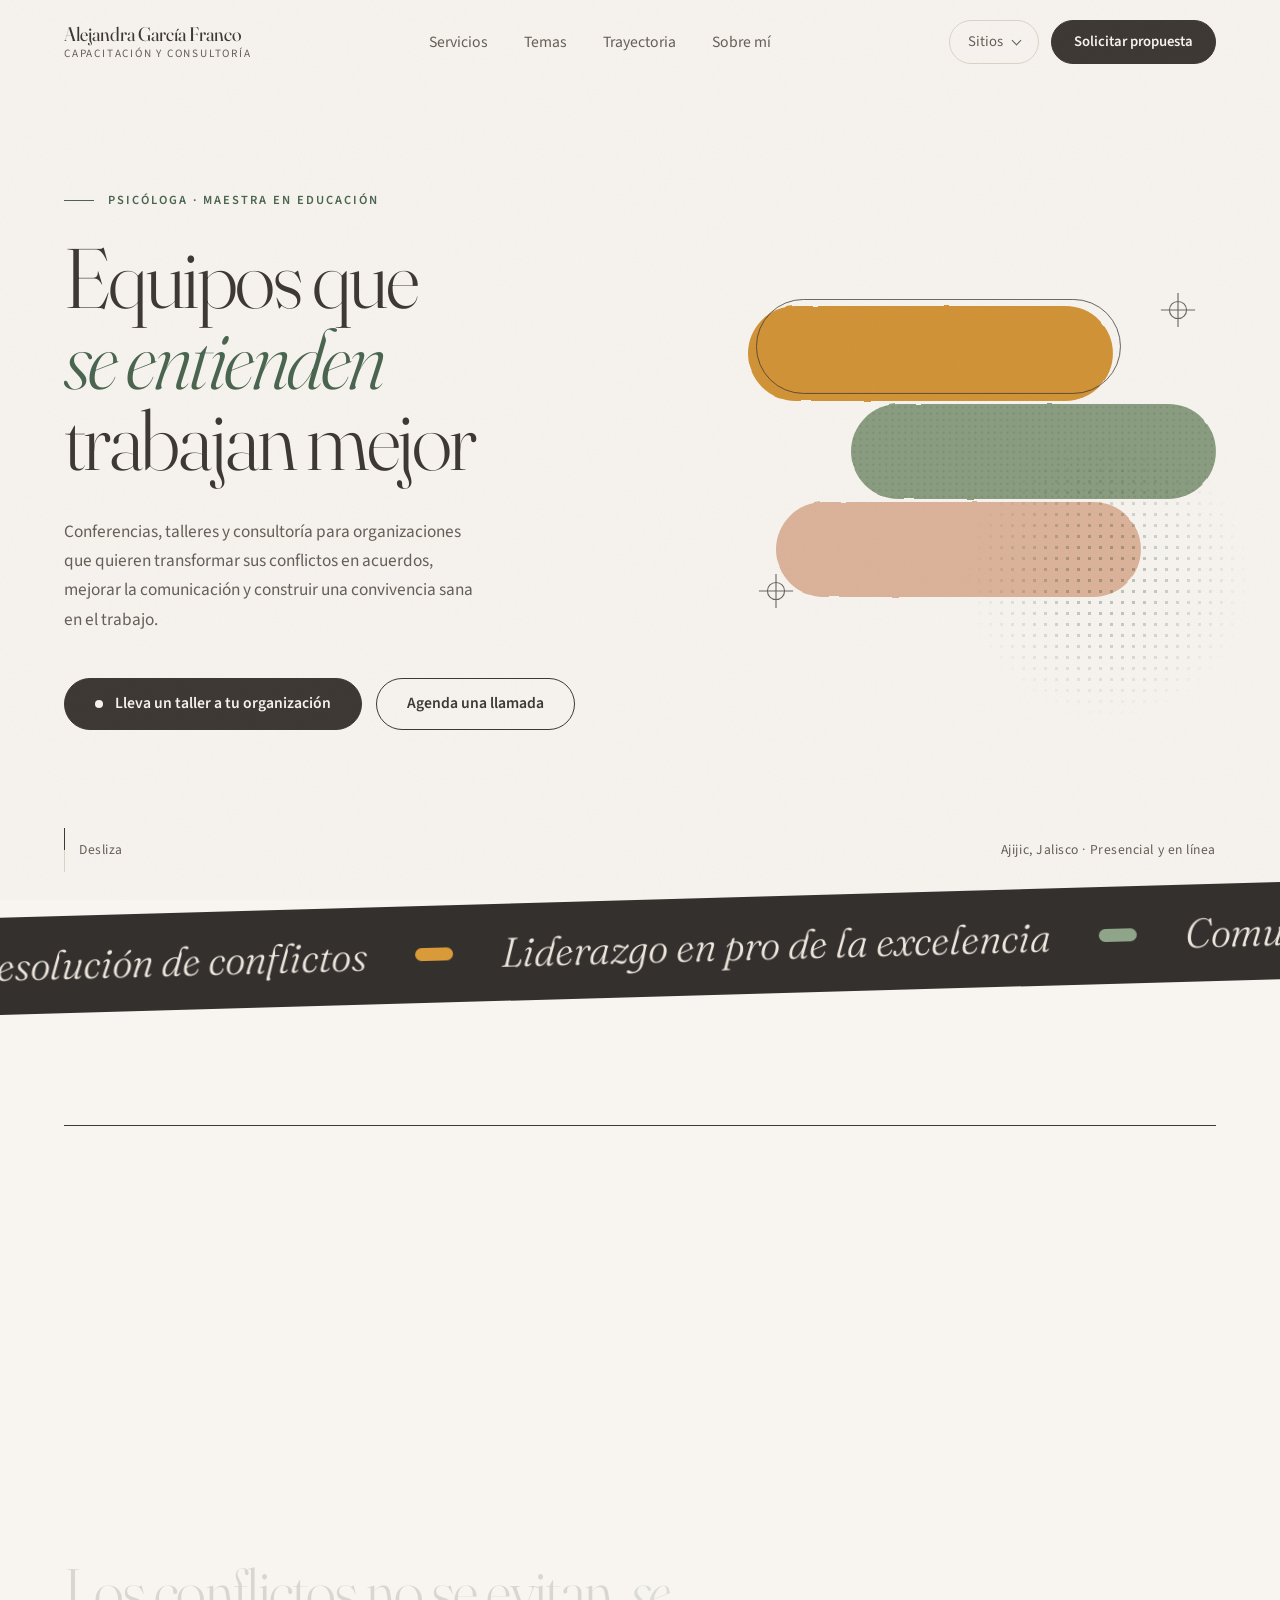
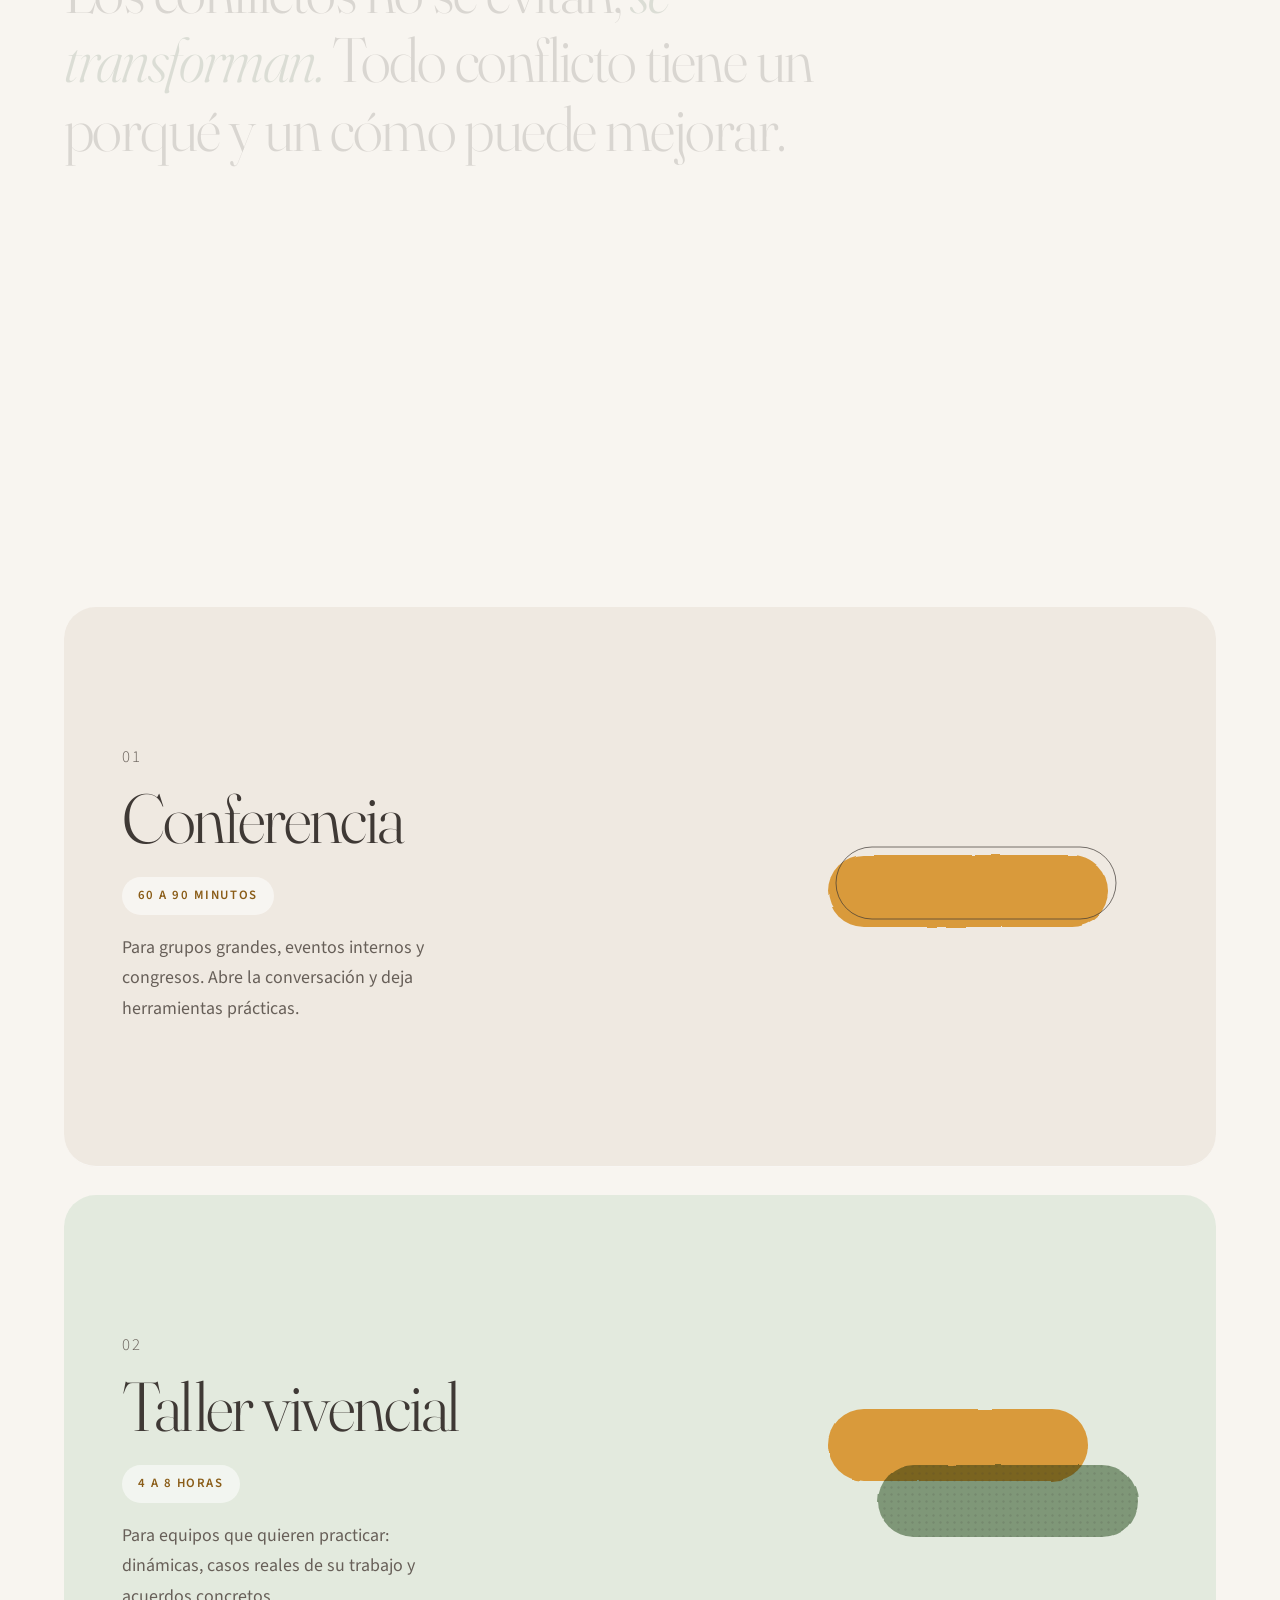
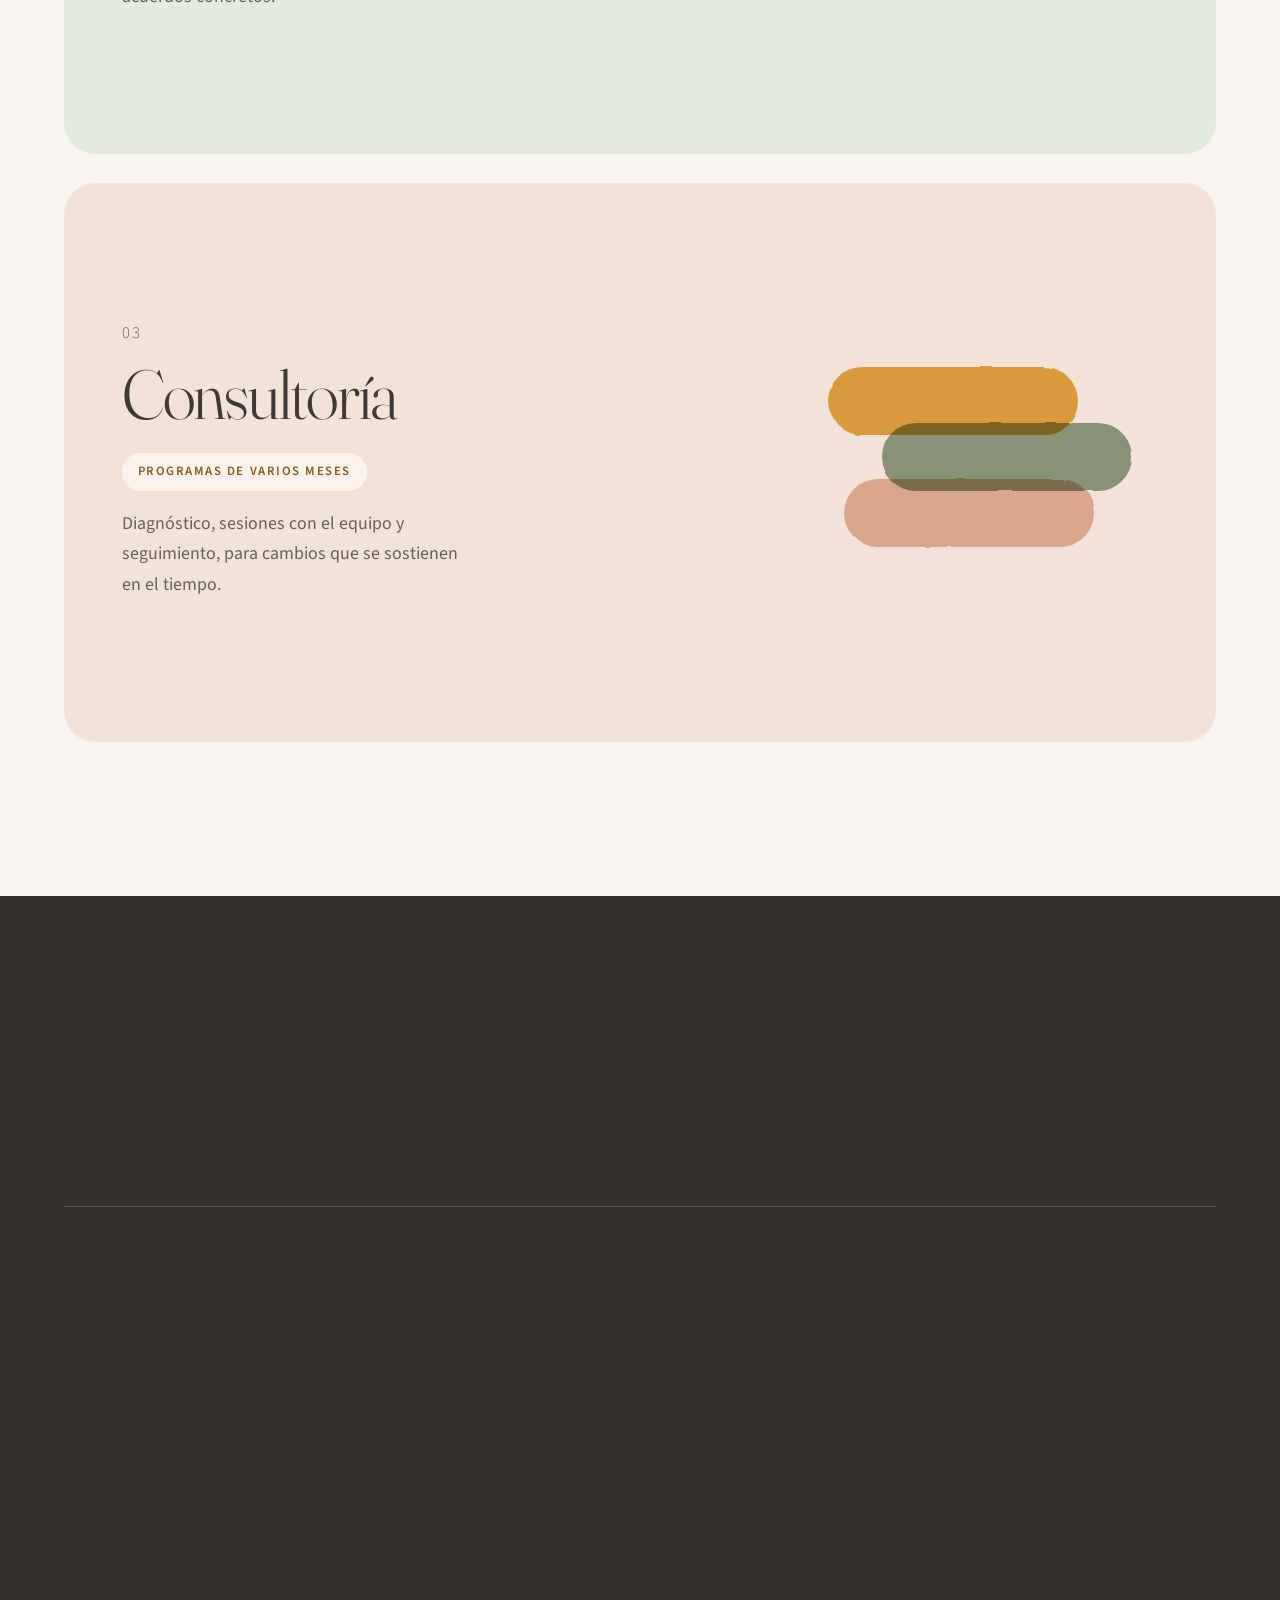
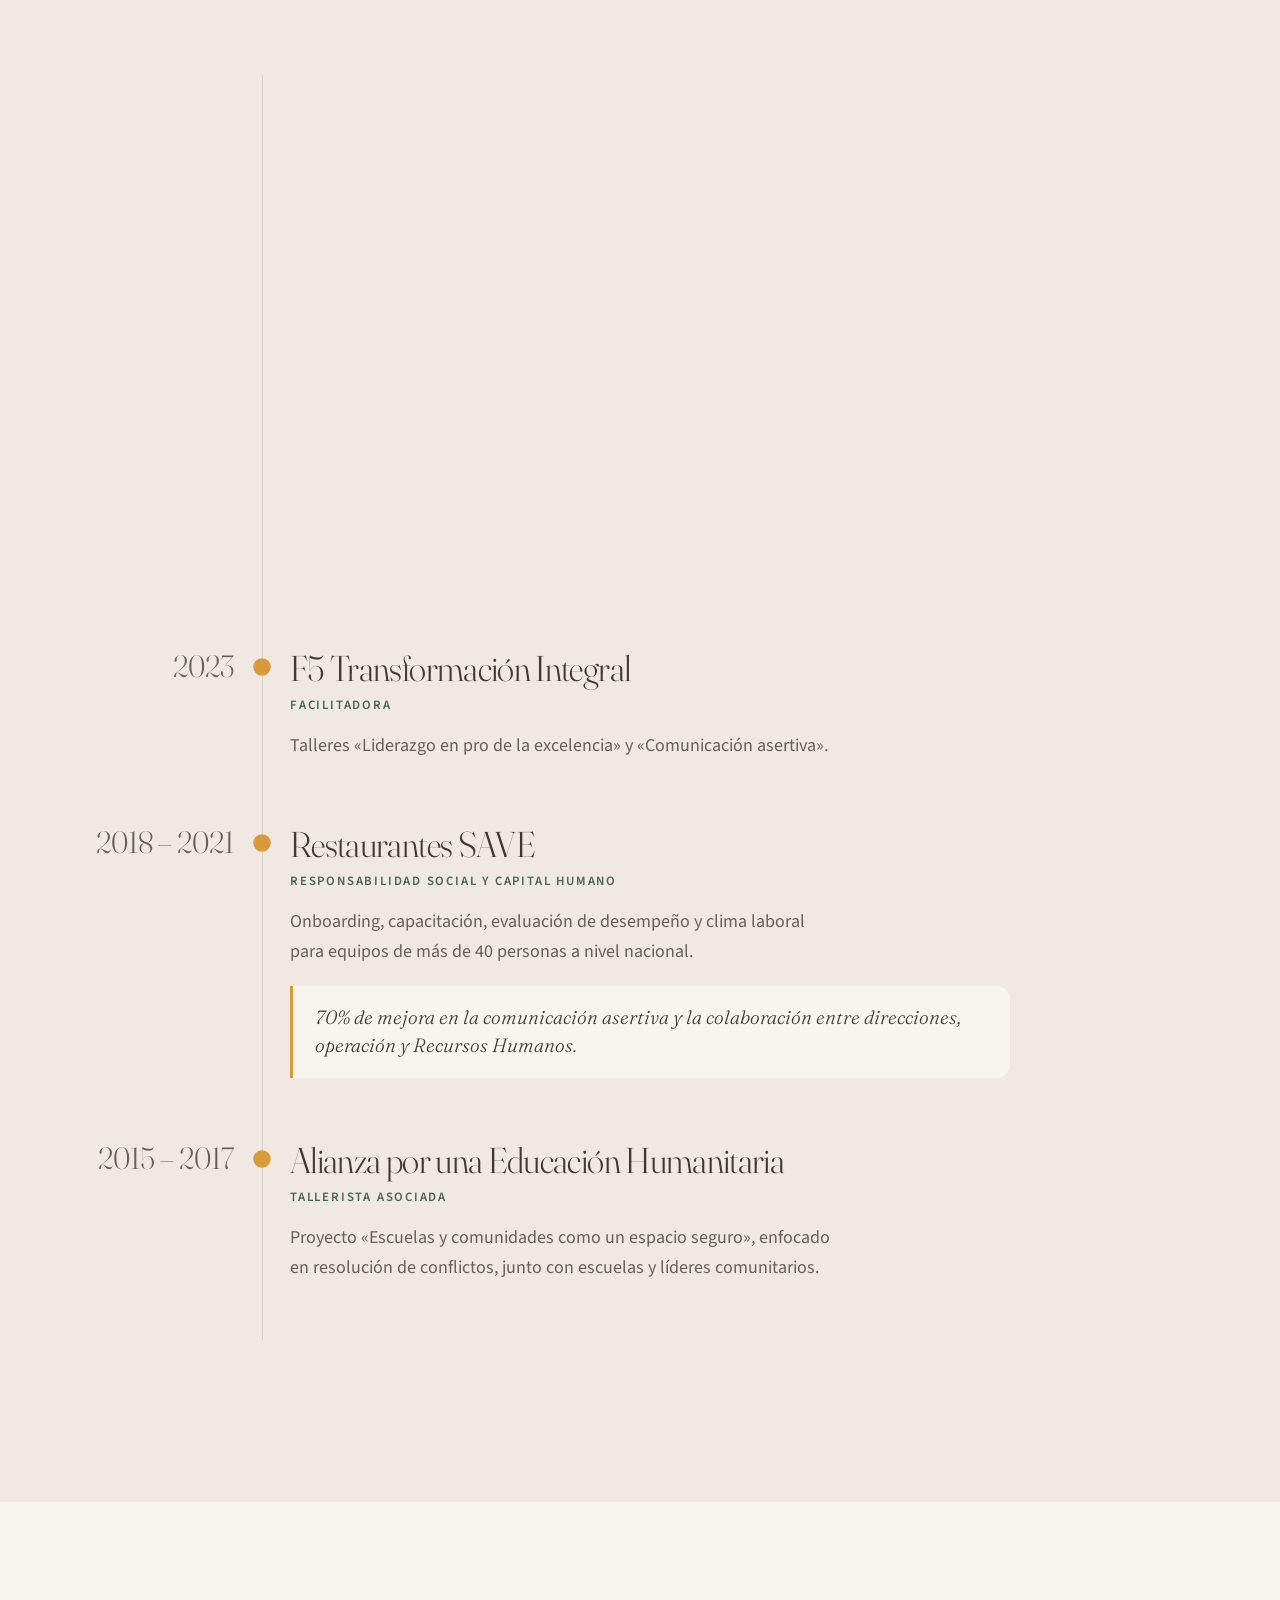
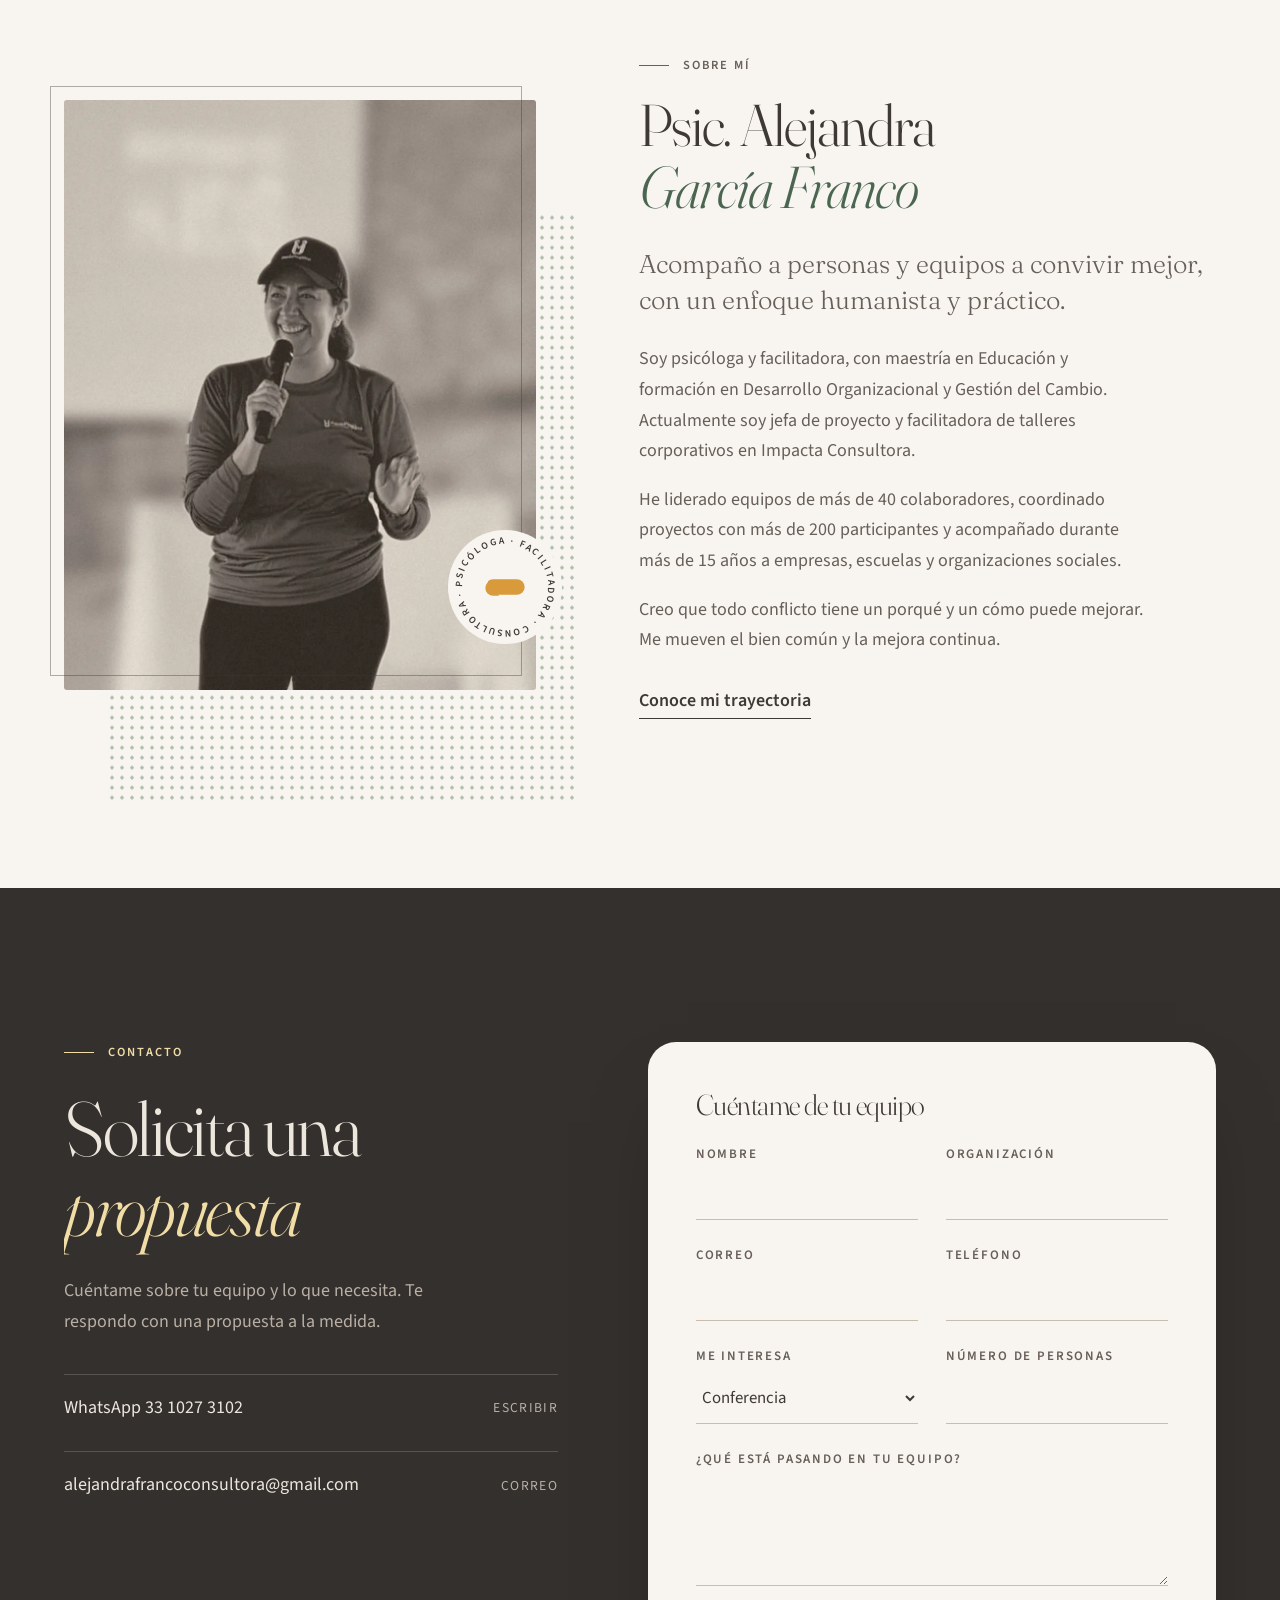
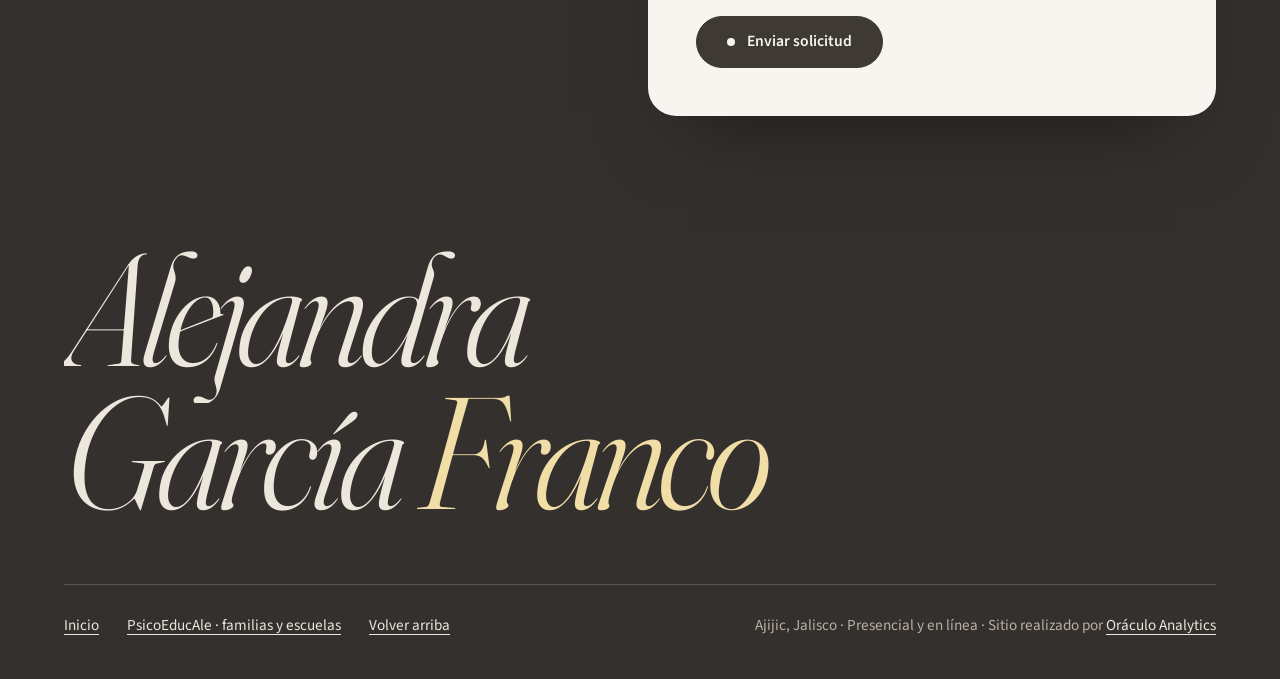
<file: empresas/index.html>
<!DOCTYPE html>
<html lang="es">
<head>
<meta charset="utf-8">
<meta name="viewport" content="width=device-width, initial-scale=1, viewport-fit=cover">
<title>Capacitación en resolución de conflictos para empresas | Psic. Alejandra García Franco</title>
<meta name="description" content="Conferencias, talleres y consultoría para equipos de trabajo: resolución de conflictos, liderazgo, comunicación asertiva y convivencia sana en el trabajo. Ajijic, Jalisco, presencial y en línea.">
<meta property="og:title" content="Psic. Alejandra García Franco · Capacitación y consultoría">
<meta property="og:description" content="Los conflictos no se evitan, se transforman. Conferencias, talleres y consultoría para equipos de trabajo.">
<meta property="og:image" content="https://empresas.alejandraconsultora.com/og-2026.jpg">
<meta property="og:image:width" content="1200">
<meta property="og:image:height" content="630">
<meta property="og:url" content="https://empresas.alejandraconsultora.com/">
<meta name="twitter:image" content="https://empresas.alejandraconsultora.com/og-2026.jpg">
<meta property="og:type" content="website">
<meta name="twitter:card" content="summary_large_image">
<meta name="theme-color" content="#F8F5F0">
<link rel="icon" href="data:image/svg+xml,<svg xmlns='http://www.w3.org/2000/svg' viewBox='0 0 64 64'><rect x='6' y='14' width='44' height='16' rx='8' fill='%23D99A3A'/><rect x='14' y='26' width='44' height='16' rx='8' fill='%238FA58A' fill-opacity='.9'/><rect x='8' y='38' width='44' height='16' rx='8' fill='%23E3BCA5' fill-opacity='.9'/></svg>">
<link rel="preconnect" href="https://fonts.googleapis.com">
<link rel="preconnect" href="https://fonts.gstatic.com" crossorigin>
<link href="https://fonts.googleapis.com/css2?family=Fraunces:ital,opsz,wght@0,9..144,300..500;1,9..144,300..500&family=Source+Sans+3:wght@400;600&display=swap" rel="stylesheet">
<script>(function(){var r=document.documentElement;r.classList.add('js');try{if(!sessionStorage.getItem('intro-visto')&&!matchMedia('(prefers-reduced-motion: reduce)').matches)r.classList.add('con-intro')}catch(e){}setTimeout(function(){if(!window.__motion)r.classList.remove('js','con-intro')},3500)})()</script>
<link rel="stylesheet" href="motion.css">
<script src="motion.js" defer></script>
<style>
  :root{
    --papel:#F8F5F0; --superficie:#EFE9E1; --texto:#3F3935; --texto-2:#675F58; --linea:#DDD4C9;
    --miel:#D99A3A; --salvia:#8FA58A; --rosa:#E3BCA5; --trigo:#F1DDA6;
    --salvia-texto:#4B6650; --miel-texto:#8A5C17; --salvia-p:#E3EADE; --rosa-p:#F3E2D7;
    --oscuro:#34302D; --claro-sobre-oscuro:#EDE6DD; --suave-sobre-oscuro:#B9AFA5;
    --serif:'Fraunces', Georgia, 'Times New Roman', serif;
    --sans:'Source Sans 3', 'Segoe UI', Arial, sans-serif;
    --ancho:1240px; --progreso:var(--miel);
  }
  *{box-sizing:border-box}
  html{scroll-behavior:smooth; scroll-padding-top:96px; -webkit-text-size-adjust:100%}
  body{margin:0; background:var(--papel); color:var(--texto); font:400 1.125rem/1.7 var(--sans); -webkit-font-smoothing:antialiased; overflow-x:clip}
  img{max-width:100%; display:block}
  a{color:inherit}
  :focus-visible{outline:2px solid var(--salvia-texto); outline-offset:4px; border-radius:6px}
  ::selection{background:var(--trigo); color:var(--texto)}
  .contenedor{max-width:var(--ancho); margin:0 auto; padding:0 clamp(20px,4vw,44px)}
  h1,h2,h3{font-family:var(--serif); font-weight:300; line-height:1.04; margin:0; font-variation-settings:"opsz" 144; letter-spacing:-.018em}
  em{font-style:italic; color:var(--salvia-texto)}
  section{padding:clamp(96px,12vw,168px) 0; position:relative}
  .etiqueta{display:flex; align-items:center; gap:14px; margin:0 0 26px; font-size:.78rem; letter-spacing:.16em; text-transform:uppercase; font-weight:600; color:var(--salvia-texto)}
  .etiqueta::before{content:""; width:30px; height:1px; background:currentColor}
  .mezcla{mix-blend-mode:multiply}
  .grano{position:fixed; inset:0; pointer-events:none; z-index:90; opacity:.055; mix-blend-mode:multiply;
    background-image:url("data:image/svg+xml,%3Csvg xmlns='http://www.w3.org/2000/svg' width='180' height='180'%3E%3Cfilter id='n'%3E%3CfeTurbulence type='fractalNoise' baseFrequency='.85' numOctaves='2' stitchTiles='stitch'/%3E%3CfeColorMatrix values='0 0 0 0 .22 0 0 0 0 .2 0 0 0 0 .18 0 0 0 .9 0'/%3E%3C/filter%3E%3Crect width='100%25' height='100%25' filter='url(%23n)'/%3E%3C/svg%3E")}

  /* Botones con relleno de tinta */
  .boton{position:relative; isolation:isolate; overflow:hidden; display:inline-flex; align-items:center; gap:12px; padding:17px 30px; border-radius:999px;
    font:600 .98rem/1 var(--sans); text-decoration:none; border:1px solid var(--texto); cursor:pointer;
    transition:color .45s var(--ease), border-color .45s ease, transform .6s var(--ease)}
  .boton::before{content:""; position:absolute; inset:-2px; z-index:-1; background:var(--relleno,var(--miel)); clip-path:circle(0% at 50% 120%); transition:clip-path .7s var(--ease)}
  .boton:hover::before{clip-path:circle(140% at 50% 120%)}
  .boton.lleno{background:var(--texto); color:var(--papel)}
  .boton.lleno:hover{color:var(--texto); border-color:var(--miel)}
  .boton.contorno{--relleno:var(--texto)}
  .boton.contorno:hover{color:var(--papel)}
  .boton.claro{background:var(--papel); color:var(--texto); border-color:var(--papel)}
  .boton.claro:hover{color:var(--texto); border-color:var(--miel)}
  .boton .punto{width:8px; height:8px; border-radius:50%; background:currentColor}

  /* Intro de impresión */
  #intro{background:var(--papel)}
  .intro-compo{position:relative; width:min(62vw,340px); aspect-ratio:1.25}
  .intro-compo svg{position:absolute; width:78%; height:auto; overflow:visible}
  .intro-compo .i1{top:6%; left:0; animation:imprime 1s var(--ease) .1s both}
  .intro-compo .i2{top:34%; left:20%; animation:imprime 1s var(--ease) .35s both}
  .intro-compo .i3{top:62%; left:5%; animation:imprime 1s var(--ease) .6s both}
  @keyframes imprime{from{opacity:0; transform:translate(-70px,26px)} to{opacity:1; transform:none}}
  .intro-nombre{position:absolute; left:0; right:0; bottom:12vh; text-align:center; margin:0; font:italic 300 clamp(1.3rem,2.6vw,1.8rem)/1 var(--serif); color:var(--texto); animation:aparece 1s var(--ease) .8s both}
  .intro-reg{position:absolute; top:10vh; right:10vw; width:40px; animation:gira 4s linear infinite, aparece .6s ease .2s both}
  @keyframes aparece{from{opacity:0; transform:translateY(14px)} to{opacity:1; transform:none}}

  /* Barra */
  .barra{position:fixed; inset:0 0 auto 0; z-index:60; border-bottom:1px solid transparent}
  .barra.con-linea{background:rgba(248,245,240,.84); backdrop-filter:blur(14px) saturate(1.2); -webkit-backdrop-filter:blur(14px) saturate(1.2); border-bottom-color:var(--linea)}
  .barra .contenedor{display:flex; align-items:center; justify-content:space-between; gap:24px; height:84px}
  .marca{font-family:var(--serif); font-size:1.22rem; text-decoration:none; line-height:1.15; font-variation-settings:"opsz" 144}
  .marca small{display:block; font-family:var(--sans); font-size:.7rem; letter-spacing:.16em; text-transform:uppercase; color:var(--texto-2); margin-top:2px}
  .barra nav{display:flex; gap:36px; font-size:.98rem}
  .barra nav a{position:relative; text-decoration:none; color:var(--texto-2); transition:color .3s}
  .barra nav a::after{content:""; position:absolute; left:0; right:0; bottom:-4px; height:1px; background:currentColor; transform:scaleX(0); transform-origin:right; transition:transform .5s var(--ease)}
  .barra nav a:hover{color:var(--texto)}
  .barra nav a:hover::after{transform:scaleX(1); transform-origin:left}
  .derecha{display:flex; align-items:center; gap:12px}
  .barra .boton{padding:13px 22px; font-size:.92rem}

  .sitios{position:relative}
  .sitios-boton{display:flex; align-items:center; gap:10px; padding:12px 18px; border-radius:999px; border:1px solid var(--linea); background:transparent; color:var(--texto-2); font:inherit; font-size:.92rem; cursor:pointer; transition:border-color .3s, color .3s}
  .sitios-boton:hover, .sitios.abierto .sitios-boton{color:var(--texto); border-color:var(--texto-2)}
  .sitios-boton::after{content:""; width:6px; height:6px; border-right:1.5px solid currentColor; border-bottom:1.5px solid currentColor; transform:translateY(-2px) rotate(45deg); transition:transform .3s}
  .sitios.abierto .sitios-boton::after{transform:translateY(1px) rotate(-135deg)}
  .solo-movil-etq, .panel .solo-movil{display:none}
  .panel{position:absolute; right:0; top:calc(100% + 12px); width:300px; display:flex; flex-direction:column; padding:10px; border-radius:20px; background:var(--papel); border:1px solid var(--linea);
    box-shadow:0 30px 60px -30px rgba(52,48,45,.45); opacity:0; translate:0 -8px; pointer-events:none; transition:opacity .35s ease, translate .5s var(--ease)}
  .sitios.abierto .panel{opacity:1; translate:none; pointer-events:auto}
  .panel a{display:block; padding:12px 14px; border-radius:12px; text-decoration:none; color:var(--texto); line-height:1.3; transition:background .25s}
  .panel a:hover, .panel a[aria-current="page"]{background:var(--superficie)}
  .panel a[aria-current="page"]{font-weight:600}
  .panel a small{display:block; color:var(--texto-2); font-size:.82rem; font-weight:400; margin-top:2px}
  .panel .grupo{font-size:.7rem; letter-spacing:.16em; text-transform:uppercase; color:var(--texto-2); padding:10px 14px 4px; margin:0}
  .panel a.boton-panel{margin-top:8px; text-align:center; background:var(--texto); color:var(--papel); border-radius:999px; font-weight:600}

  /* Portada */
  .portada{min-height:100svh; display:flex; flex-direction:column; justify-content:center; padding:130px 0 110px; overflow:hidden}
  .portada-grid{display:grid; grid-template-columns:1.15fr .85fr; gap:clamp(24px,4vw,64px); align-items:center}
  .portada h1{font-size:clamp(3rem,6.6vw,6.8rem); line-height:.96; letter-spacing:-.03em}
  .lead{font-size:clamp(1.08rem,1.35vw,1.28rem); color:var(--texto-2); max-width:47ch; margin:36px 0 44px}
  .acciones{display:flex; flex-wrap:wrap; gap:14px}
  .compo{position:relative; width:100%; max-width:560px; aspect-ratio:1; justify-self:end}
  .compo .capa{position:absolute; width:78%; height:auto; overflow:visible; mix-blend-mode:multiply;
    transform:translate3d(calc(var(--mx,0) * var(--f,0) * 1px), calc(var(--my,0) * var(--f,0) * 1px + var(--sy,0) * var(--v,0) * 1px), 0)}
  .compo .c1{top:17%; left:0} .compo .c2{top:38%; left:22%} .compo .c3{top:59%; left:6%}
  .compo .reg-contorno{top:15.6%; left:1.6%; mix-blend-mode:normal}
  .js .compo .capa{opacity:0; translate:-80px 46px; transition:opacity 1s ease, translate 1.8s var(--ease)}
  .listo .compo .capa{opacity:1; translate:none}
  .listo .compo .c2{transition-delay:.18s} .listo .compo .c3{transition-delay:.36s} .listo .compo .reg-contorno{transition-delay:.9s}
  .compo .semitono{position:absolute; right:-8%; bottom:-6%; width:62%; aspect-ratio:1; border-radius:50%;
    background-image:radial-gradient(circle,var(--salvia-texto) 1.5px,transparent 1.8px); background-size:11px 11px;
    -webkit-mask-image:radial-gradient(circle,#000 18%,transparent 70%); mask-image:radial-gradient(circle,#000 18%,transparent 70%);
    opacity:.32; animation:gira 80s linear infinite}
  .compo .marca-reg{position:absolute; width:38px; color:var(--texto); opacity:.75; animation:gira 22s linear infinite}
  .compo .m1{top:2%; right:4%} .compo .m2{bottom:6%; left:2%; animation-direction:reverse}
  .portada-pie{position:absolute; left:0; right:0; bottom:28px}
  .portada-pie .contenedor{display:flex; justify-content:space-between; align-items:center; font-size:.85rem; color:var(--texto-2); letter-spacing:.04em}
  .desliza{display:flex; align-items:center; gap:14px}
  .desliza i{position:relative; width:1px; height:44px; background:var(--linea); overflow:hidden}
  .desliza i::after{content:""; position:absolute; left:0; top:0; width:1px; height:50%; background:var(--texto); animation:baja 2.2s var(--ease) infinite}
  @keyframes baja{from{transform:translateY(-100%)} to{transform:translateY(200%)}}

  /* Banda de temas */
  .banda-env{overflow:hidden; padding:34px 0; margin:-34px 0; position:relative; z-index:2}
  .banda{transform:rotate(-1.6deg); margin:0 -30px; background:var(--oscuro); color:var(--claro-sobre-oscuro); padding:26px 0; position:relative; z-index:2}
  .banda .pista{gap:48px; padding-right:48px; font:italic 300 clamp(1.6rem,3.2vw,2.8rem)/1.1 var(--serif); white-space:nowrap}
  .banda .sep{width:38px; height:13px; border-radius:7px; background:var(--miel); flex:none}
  .banda .sep.s2{background:var(--salvia)} .banda .sep.s3{background:var(--rosa)}

  /* Cifras */
  .cifras{padding:clamp(80px,10vw,130px) 0 0}
  .cifras-grid{display:grid; grid-template-columns:repeat(3,1fr); border-top:1px solid var(--texto)}
  .cifra{padding:34px 34px 0 0}
  .cifra + .cifra{padding-left:34px; border-left:1px solid var(--linea)}
  .cifra strong{display:flex; align-items:baseline; font:300 clamp(3.4rem,7vw,6.4rem)/1 var(--serif); letter-spacing:-.04em; font-variation-settings:"opsz" 144}
  .cifra strong sup{font-size:.42em; color:var(--miel-texto); margin-left:4px; top:0; vertical-align:baseline; align-self:flex-start; margin-top:.18em}
  .cifra p{margin:14px 0 0; color:var(--texto-2); max-width:24ch}

  /* Manifiesto */
  .manifiesto .grande{margin:0; font:300 clamp(2.1rem,4.9vw,4.7rem)/1.1 var(--serif); letter-spacing:-.025em; max-width:21ch; font-variation-settings:"opsz" 144}
  .manifiesto .grande em{font-style:italic}
  .firma{display:flex; align-items:center; gap:18px; margin-top:44px; color:var(--texto-2)}
  .firma svg{width:120px; height:24px; overflow:visible}
  .firma path{stroke-dasharray:1; stroke-dashoffset:1; transition:stroke-dashoffset 2s var(--ease) .4s}
  .firma.visible path{stroke-dashoffset:0}

  /* Encabezado de sección */
  .cabeza{display:grid; grid-template-columns:1fr 1fr; gap:clamp(28px,6vw,96px); align-items:end; margin-bottom:clamp(48px,6vw,80px)}
  .cabeza h2{font-size:clamp(2.3rem,4.4vw,4rem)}
  .cabeza p{margin:0; color:var(--texto-2); max-width:50ch}

  /* Servicios: tarjetas que se apilan */
  .pila{display:grid; gap:28px}
  .tarjeta{position:sticky; top:calc(112px + var(--n) * 26px); min-height:min(64vh,560px); border-radius:32px; padding:clamp(28px,4.5vw,64px);
    display:grid; grid-template-columns:auto 1fr .9fr; gap:clamp(20px,4vw,56px); align-items:center;
    transform-origin:50% 0; scale:calc(1 - var(--cubre,0) * .06); filter:brightness(calc(1 - var(--cubre,0) * .06)); box-shadow:0 -1px 0 rgba(255,255,255,.6) inset}
  .tarjeta.t1{background:var(--superficie)} .tarjeta.t2{background:var(--salvia-p)} .tarjeta.t3{background:var(--rosa-p)}
  .t-num{align-self:start; font:300 clamp(1rem,1.3vw,1.15rem)/1 var(--sans); letter-spacing:.14em; color:var(--texto-2)}
  .tarjeta h3{font-size:clamp(2.4rem,5.4vw,5rem); letter-spacing:-.03em}
  .duracion{display:inline-block; margin:22px 0 18px; padding:8px 16px; border-radius:999px; background:rgba(255,255,255,.55); font-size:.8rem; letter-spacing:.12em; text-transform:uppercase; font-weight:600; color:var(--miel-texto)}
  .tarjeta p.desc{margin:0; color:var(--texto-2); max-width:38ch; font-size:1.12rem}
  .t-icono{width:100%; max-width:340px; height:auto; justify-self:end; overflow:visible}

  /* Temas */
  .temas{background:var(--oscuro); color:var(--claro-sobre-oscuro)}
  .temas .etiqueta{color:var(--trigo)}
  .temas .cabeza p{color:var(--suave-sobre-oscuro)}
  .temas em{color:var(--trigo)}
  .temas .tinta-cursor{mix-blend-mode:normal}
  .lista{list-style:none; margin:0; padding:0; border-top:1px solid rgba(237,230,221,.22); position:relative; z-index:5}
  .lista li{position:relative; display:grid; grid-template-columns:1.5fr 1fr 230px; gap:32px; align-items:center; padding:clamp(22px,2.6vw,34px) 0; border-bottom:1px solid rgba(237,230,221,.22); cursor:default}
  .lista h3{font-size:clamp(1.6rem,3.2vw,2.8rem); transition:translate .7s var(--ease), color .4s}
  .lista .para{color:var(--suave-sobre-oscuro)}
  .lista .como{display:flex; gap:8px; flex-wrap:wrap; justify-content:flex-end}
  .lista .como span{padding:7px 14px; border:1px solid rgba(237,230,221,.3); border-radius:999px; font-size:.82rem; white-space:nowrap}
  @media (hover:hover){ .lista li:hover h3{translate:18px 0} }
  .temas .tinta-cursor{z-index:3}
  .temas .nota{margin:40px 0 0; color:var(--suave-sobre-oscuro)}
  .temas .nota a{color:var(--trigo); text-underline-offset:5px}

  /* Método */
  .incluye{list-style:none; margin:0; padding:0; display:grid; grid-template-columns:repeat(4,1fr); gap:20px}
  .incluye li{padding:30px 26px 34px; border-radius:24px; background:var(--superficie); display:flex; flex-direction:column; gap:22px; min-height:250px}
  .incluye svg{width:62px; height:40px; overflow:visible}
  .incluye h3{font-size:1.5rem; line-height:1.15}
  .incluye p{margin:0; color:var(--texto-2); font-size:1rem}

  /* Trayectoria */
  .trayectoria{background:var(--superficie)}
  .tiempo{list-style:none; margin:0; padding:0; position:relative}
  .tiempo::before, .tiempo::after{content:""; position:absolute; left:calc(170px + 28px); top:8px; bottom:8px; width:1px; background:var(--linea)}
  .tiempo::after{background:var(--texto); transform-origin:top; transform:scaleY(var(--p,0))}
  .tiempo li{display:grid; grid-template-columns:170px 56px 1fr; padding:0 0 clamp(44px,5vw,70px)}
  .tiempo .anio{font:300 clamp(1.6rem,2.4vw,2.1rem)/1.1 var(--serif); text-align:right; color:var(--texto-2); font-variation-settings:"opsz" 144}
  .tiempo .nodo{position:relative; z-index:1; justify-self:center; margin-top:10px; width:14px; height:14px; border-radius:50%; background:var(--papel); border:1px solid var(--texto); transition:background .5s, scale .5s var(--ease)}
  .tiempo li.visible .nodo{background:var(--miel); border-color:var(--miel); scale:1.25}
  .tiempo h3{font-size:clamp(1.7rem,2.8vw,2.4rem)}
  .tiempo .rol{margin:8px 0 14px; font-size:.8rem; letter-spacing:.14em; text-transform:uppercase; font-weight:600; color:var(--salvia-texto)}
  .tiempo p{margin:0; color:var(--texto-2); max-width:60ch}
  .tiempo .logro{margin-top:18px; padding:18px 22px; border-left:3px solid var(--miel); background:var(--papel); border-radius:0 14px 14px 0; color:var(--texto); font:italic 300 1.2rem/1.45 var(--serif)}

  /* Sobre mí */
  .sobre{overflow:hidden}
  .sobre-grid{display:grid; grid-template-columns:.9fr 1.1fr; gap:clamp(40px,8vw,120px); align-items:center}
  .foto-marco{position:relative; z-index:0}
  .foto-marco .trama{position:absolute; inset:9% -9% -9% 9%; z-index:-1; border-radius:4px;
    background-image:radial-gradient(circle,var(--salvia) 1.5px,transparent 1.8px); background-size:10px 10px; opacity:.7}
  .foto-marco .foto{aspect-ratio:4/5; overflow:hidden; border-radius:3px; background:var(--superficie)}
  .foto-marco .foto img{width:100%; height:100%; object-fit:cover; object-position:40% 20%}
  .foto-marco .registro{position:absolute; inset:-14px 14px 14px -14px; border:1px solid var(--texto); opacity:.4; pointer-events:none}
  .foto-marco .sello{position:absolute; right:-28px; bottom:44px; width:118px; height:118px; animation:gira 26s linear infinite}
  .sobre h2{font-size:clamp(2.4rem,4.6vw,4rem); margin-bottom:30px}
  .sobre .destacado{font:300 clamp(1.4rem,2vw,1.75rem)/1.4 var(--serif); margin:0 0 26px}
  .sobre p{color:var(--texto-2); margin:0 0 18px; max-width:56ch}
  .enlace{position:relative; display:inline-block; color:var(--texto); text-decoration:none; font-weight:600}
  .enlace::after{content:""; position:absolute; left:0; right:0; bottom:-3px; height:1px; background:currentColor; transform-origin:left; transition:transform .5s var(--ease)}
  .enlace:hover::after{transform:scaleX(.35)}

  /* Contacto */
  .contacto{background:var(--oscuro); color:var(--claro-sobre-oscuro); padding-bottom:clamp(60px,8vw,110px)}
  .contacto .etiqueta{color:var(--trigo)}
  .contacto-grid{display:grid; grid-template-columns:1fr 1.15fr; gap:clamp(40px,7vw,110px); align-items:start}
  .contacto h2{font-size:clamp(2.8rem,6vw,5.6rem); letter-spacing:-.03em}
  .contacto h2 em{color:var(--trigo)}
  .contacto .texto{color:var(--suave-sobre-oscuro); max-width:40ch; margin:28px 0}
  .contacto .texto a{color:var(--claro-sobre-oscuro); text-underline-offset:5px}
  .canales{display:grid; gap:10px; margin-top:36px}
  .canal{display:flex; justify-content:space-between; align-items:center; gap:16px; padding:18px 0; border-top:1px solid rgba(237,230,221,.2); text-decoration:none; transition:padding .5s var(--ease), color .3s}
  .canal span{color:var(--suave-sobre-oscuro); font-size:.85rem; letter-spacing:.1em; text-transform:uppercase}
  .canal:hover{padding-left:12px; color:var(--trigo)}
  form{background:var(--papel); color:var(--texto); border-radius:28px; padding:clamp(26px,4vw,48px); display:grid; gap:24px; box-shadow:0 40px 80px -40px rgba(0,0,0,.5)}
  form h3{font-size:1.8rem}
  .fila{display:grid; grid-template-columns:1fr 1fr; gap:24px 28px}
  label{display:grid; gap:6px; font-size:.75rem; letter-spacing:.14em; text-transform:uppercase; font-weight:600; color:var(--texto-2)}
  input, select, textarea{font:400 1.05rem/1.4 var(--sans); letter-spacing:0; text-transform:none; color:var(--texto); padding:12px 2px; border:0; border-bottom:1px solid #C9BDB0; border-radius:0; background:transparent; transition:border-color .3s}
  input:focus, select:focus, textarea:focus{outline:none; border-bottom-color:var(--miel)}
  textarea{min-height:110px; resize:vertical}
  .oculto{position:absolute; left:-9999px}
  .aviso-form{margin:4px 0 0; font-size:.95rem; color:inherit; opacity:.85}
  .aviso-form a{color:inherit}
  form .boton{justify-self:start; margin-top:6px}

  /* Pie */
  .pie{background:var(--oscuro); color:var(--claro-sobre-oscuro); padding:20px 0 40px; overflow:hidden}
  .gigante{margin:0 0 clamp(30px,5vw,60px); font:italic 300 clamp(3.2rem,12.4vw,12.5rem)/.9 var(--serif); letter-spacing:-.045em; font-variation-settings:"opsz" 144; color:var(--claro-sobre-oscuro)}
  .gigante span.sal{color:var(--trigo)}
  .pie-fila{display:flex; flex-wrap:wrap; justify-content:space-between; gap:22px 40px; padding-top:28px; border-top:1px solid rgba(237,230,221,.2); font-size:.95rem; color:var(--suave-sobre-oscuro)}
  .pie-fila a{color:var(--claro-sobre-oscuro); text-underline-offset:4px}
  .pie-fila nav{display:flex; flex-wrap:wrap; gap:10px 28px}

  /* Responsivo */
  @media (max-width:1040px){
    .barra nav{display:none}
    .tarjeta{grid-template-columns:auto 1fr} .t-icono{grid-column:1/-1; max-width:240px; justify-self:start}
    .incluye{grid-template-columns:repeat(2,1fr)}
  }
  @media (max-width:860px){
    .sitios .etq{display:none} .sitios .solo-movil-etq{display:inline} .panel .solo-movil{display:block}
    .derecha > .boton{display:none}
    .panel{position:fixed; left:14px; right:14px; top:76px; width:auto; max-height:calc(100svh - 96px); overflow:auto}
    .barra .contenedor{height:72px}
    .portada{padding:110px 0 100px}
    .portada-grid, .cabeza, .sobre-grid, .contacto-grid{grid-template-columns:1fr}
    .compo{order:-1; max-width:320px; justify-self:center; margin-bottom:-10px}
    .cifras-grid{grid-template-columns:1fr}
    .cifra, .cifra + .cifra{padding:28px 0; border-left:0; border-bottom:1px solid var(--linea)}
    .tarjeta{top:calc(88px + var(--n) * 16px); min-height:auto; grid-template-columns:1fr; gap:14px; border-radius:24px}
    .t-icono{max-width:170px}
    .lista li{grid-template-columns:1fr; gap:10px}
    .lista .como{justify-content:flex-start}
    .tiempo::before, .tiempo::after{left:7px}
    .tiempo li{grid-template-columns:14px 1fr; column-gap:22px}
    .tiempo .anio{grid-column:2; grid-row:1; text-align:left; font-size:1.3rem; margin-bottom:6px}
    .tiempo .nodo{grid-column:1; grid-row:1; margin-top:8px}
    .tiempo .cuerpo{grid-column:2}
    .foto-marco{max-width:380px}
    .foto-marco .sello{right:-12px; width:96px; height:96px}
    .fila{grid-template-columns:1fr}
    .portada-pie .lugar{display:none}
  }
  @media (max-width:560px){
    .incluye{grid-template-columns:1fr}
    .incluye li{min-height:auto}
    .acciones .boton{width:100%; justify-content:center}
  }

  /* ===== Capa de pulido · nov 2026 (no cambia diseño: ritmo, tipografía, botones, celular) ===== */
  picture{display:contents}
  h1,h2,h3,.gigante,.lista h3{text-wrap:balance}
  p,li,dd,blockquote{text-wrap:pretty}
  .nw{white-space:nowrap}
  [data-count]{font-variant-numeric:tabular-nums}
  .boton{min-height:52px; justify-content:center; transition:color .45s var(--ease), border-color .45s, transform .6s var(--ease), scale .25s var(--ease)}
  .barra .boton{min-height:44px; padding:0 22px}
  .sitios-boton{min-height:44px; padding:0 18px}
  .boton:active, .sitios-boton:active, .canal:active{scale:.97}
  .boton:focus-visible, .sitios-boton:focus-visible{outline-offset:3px; border-radius:999px}
  /* Formulario: etiquetas legibles y campos con el mismo trato */
  label{font-size:.8125rem}
  input:focus-visible, select:focus-visible, textarea:focus-visible{outline:none}
  /* Servicios: el número queda alineado con su título */
  @media (min-width:861px){
    .tarjeta{grid-template-columns:1fr .9fr; grid-template-rows:auto auto; align-content:center; row-gap:18px}
    .tarjeta .t-num{grid-column:1; grid-row:1; align-self:end}
    .tarjeta > div{grid-column:1; grid-row:2}
    .tarjeta .t-icono{grid-column:2; grid-row:1 / span 2; align-self:center; justify-self:end; max-width:340px}
  }
  @media (max-width:860px){
    .portada{justify-content:flex-start; min-height:auto; padding-top:104px}
    .pie-fila nav a, .pie-fila > span a{display:inline-flex; align-items:center; min-height:40px}
    .pie-fila nav{gap:0 24px}
    .panel a{min-height:44px}
    .canal{min-height:56px}
  }

</style>
</head>
<body>
<div class="progreso" aria-hidden="true"></div>

<div id="intro" aria-hidden="true">
  <svg class="intro-reg" viewBox="0 0 40 40"><g fill="none" stroke="#3F3935" stroke-width="1.2"><circle cx="20" cy="20" r="9"/><path d="M20 2v36M2 20h36"/></g></svg>
  <div class="intro-compo">
    <svg class="i1" viewBox="0 0 400 104"><rect x="0" y="0" width="400" height="104" rx="52" fill="#D99A3A" filter="url(#tinta)"/></svg>
    <svg class="i2 mezcla" viewBox="0 0 400 104"><rect x="0" y="0" width="400" height="104" rx="52" fill="#8FA58A" filter="url(#tinta)"/></svg>
    <svg class="i3 mezcla" viewBox="0 0 400 104"><rect x="0" y="0" width="400" height="104" rx="52" fill="#E3BCA5" filter="url(#tinta)"/></svg>
  </div>
  <p class="intro-nombre">Alejandra García Franco</p>
</div>

<svg width="0" height="0" style="position:absolute" aria-hidden="true" focusable="false"><defs>
  <filter id="tinta" x="-4%" y="-6%" width="108%" height="112%"><feTurbulence type="fractalNoise" baseFrequency="0.035" numOctaves="2" seed="4" result="r"/><feDisplacementMap in="SourceGraphic" in2="r" scale="2.6" xChannelSelector="R" yChannelSelector="G"/></filter>
  <pattern id="semitono" width="7" height="7" patternUnits="userSpaceOnUse"><circle cx="3.5" cy="3.5" r="1.2" fill="#3F3935"/></pattern>
  <symbol id="reg" viewBox="0 0 40 40"><g fill="none" stroke="currentColor" stroke-width="1.2"><circle cx="20" cy="20" r="9"/><path d="M20 2v36M2 20h36"/></g></symbol>
</defs></svg>
<div class="grano" aria-hidden="true"></div>

<header class="barra" id="barra">
  <div class="contenedor">
    <a class="marca" href="https://alejandraconsultora.com">Alejandra García Franco<small>Capacitación y consultoría</small></a>
    <nav aria-label="Secciones">
      <a href="#servicios">Servicios</a>
      <a href="#temas">Temas</a>
      <a href="#trayectoria">Trayectoria</a>
      <a href="#sobre">Sobre mí</a>
    </nav>
    <div class="derecha">
      <div class="sitios" data-sitios>
        <button type="button" class="sitios-boton" aria-expanded="false" aria-haspopup="true"><span class="etq">Sitios</span><span class="solo-movil-etq">Menú</span></button>
        <div class="panel">
          <div class="solo-movil">
            <p class="grupo">En esta página</p>
            <a href="#servicios">Servicios</a>
            <a href="#temas">Temas</a>
            <a href="#trayectoria">Trayectoria</a>
            <a href="#sobre">Sobre mí</a>
            <a href="#contacto">Contacto</a>
          </div>
          <p class="grupo">Sitios</p>
          <a href="https://alejandraconsultora.com">Inicio<small>Psic. Alejandra García Franco</small></a>
          <a href="https://empresas.alejandraconsultora.com" aria-current="page">Capacitación para empresas<small>Conferencias, talleres y consultoría</small></a>
          <a href="https://psicoeducale.alejandraconsultora.com">PsicoEducAle<small>Familias y escuelas</small></a>
          <a class="boton-panel solo-movil" href="#contacto">Solicitar propuesta</a>
        </div>
      </div>
      <a class="boton lleno" href="#contacto" data-magnetic>Solicitar propuesta</a>
    </div>
  </div>
</header>

<main>
  <section class="portada" id="arriba" data-mouse-zona data-scroll-zona>
    <div class="contenedor portada-grid">
      <div>
        <p class="etiqueta revelar">Psicóloga · Maestra en Educación</p>
        <h1 data-split>Equipos que <em>se entienden</em> trabajan mejor</h1>
        <p class="lead revelar" style="--d:.45s">Conferencias, talleres y consultoría para organizaciones que quieren transformar sus conflictos en acuerdos, mejorar la comunicación y construir una convivencia sana en el trabajo.</p>
        <div class="acciones revelar" style="--d:.6s">
          <a class="boton lleno" href="#contacto" data-magnetic><span class="punto" aria-hidden="true"></span>Lleva un taller a tu organización</a>
          <a class="boton contorno" href="https://wa.me/523310273102?text=Hola%20Alejandra%2C%20me%20interesa%20una%20capacitaci%C3%B3n%20para%20mi%20equipo" data-magnetic>Agenda una llamada</a>
        </div>
      </div>
      <div class="compo" aria-hidden="true">
        <div class="semitono"></div>
        <svg class="capa c1" style="--f:16; --v:-.07" viewBox="0 0 400 104"><rect width="400" height="104" rx="52" fill="#D99A3A" filter="url(#tinta)"/></svg>
        <svg class="capa c2" style="--f:-26; --v:.06" viewBox="0 0 400 104"><rect width="400" height="104" rx="52" fill="#8FA58A" filter="url(#tinta)"/><rect width="400" height="104" rx="52" fill="url(#semitono)" opacity=".16"/></svg>
        <svg class="capa c3" style="--f:34; --v:.16" viewBox="0 0 400 104"><rect width="400" height="104" rx="52" fill="#E3BCA5" filter="url(#tinta)"/></svg>
        <svg class="capa reg-contorno" style="--f:8; --v:-.05" viewBox="0 0 400 104"><rect x=".5" y=".5" width="399" height="103" rx="51.5" fill="none" stroke="#3F3935" stroke-width="1" opacity=".85"/></svg>
        <svg class="marca-reg m1"><use href="#reg"/></svg>
        <svg class="marca-reg m2"><use href="#reg"/></svg>
      </div>
    </div>
    <div class="portada-pie">
      <div class="contenedor">
        <span class="desliza"><i></i>Desliza</span>
        <span class="lugar">Ajijic, Jalisco · Presencial y en línea</span>
      </div>
    </div>
  </section>

  <div class="banda-env">
  <div class="banda marquesina" aria-label="Temas: resolución de conflictos, liderazgo, comunicación asertiva, equipos de alto desempeño, convivencia sana y servicio al cliente">
    <div class="pista" aria-hidden="true"><span>Resolución de conflictos</span><i class="sep"></i><span>Liderazgo en pro de la excelencia</span><i class="sep s2"></i><span>Comunicación asertiva</span><i class="sep s3"></i><span>Equipos de alto desempeño</span><i class="sep"></i><span>Convivencia sana en el trabajo</span><i class="sep s2"></i><span>Servicio al cliente con inteligencia emocional</span><i class="sep s3"></i></div>
    <div class="pista" aria-hidden="true"><span>Resolución de conflictos</span><i class="sep"></i><span>Liderazgo en pro de la excelencia</span><i class="sep s2"></i><span>Comunicación asertiva</span><i class="sep s3"></i><span>Equipos de alto desempeño</span><i class="sep"></i><span>Convivencia sana en el trabajo</span><i class="sep s2"></i><span>Servicio al cliente con inteligencia emocional</span><i class="sep s3"></i></div>
  </div>
  </div>

  <div class="cifras">
    <div class="contenedor">
      <div class="cifras-grid" data-escalonado>
        <div class="cifra"><strong><span data-count="15">15</span><sup>+</sup></strong><p>años acompañando a personas, equipos y comunidades</p></div>
        <div class="cifra"><strong><span data-count="40">40</span><sup>+</sup></strong><p>colaboradores liderados en capital humano a nivel nacional</p></div>
        <div class="cifra"><strong><span data-count="200">200</span><sup>+</sup></strong><p>participantes coordinados en proyectos educativos y sociales</p></div>
      </div>
    </div>
  </div>

  <section class="manifiesto">
    <div class="contenedor">
      <p class="etiqueta revelar">Enfoque</p>
      <p class="grande" data-ilumina>Los conflictos no se evitan, <em>se transforman.</em> Todo conflicto tiene un porqué y un cómo puede mejorar.</p>
      <div class="firma revelar">
        <svg viewBox="0 0 120 24" aria-hidden="true"><path d="M2 16 C 18 4, 30 22, 46 12 S 74 4, 88 14 S 110 18, 118 8" fill="none" stroke="#D99A3A" stroke-width="2" stroke-linecap="round" pathLength="1"/></svg>
        <span>Psic. Alejandra García Franco</span>
      </div>
    </div>
  </section>

  <section id="servicios" style="padding-top:0">
    <div class="contenedor">
      <div class="cabeza">
        <div><p class="etiqueta revelar">Servicios</p><h2 data-split>Tres formas de trabajar con tu equipo</h2></div>
        <p class="revelar">Cada organización está en un momento distinto. Podemos empezar con una conferencia para sensibilizar, profundizar con un taller vivencial o acompañar al equipo durante varios meses.</p>
      </div>
      <div class="pila">
        <article class="tarjeta t1" style="--n:0">
          <span class="t-num">01</span>
          <div>
            <h3>Conferencia</h3>
            <span class="duracion">60 a 90 minutos</span>
            <p class="desc">Para grupos grandes, eventos internos y congresos. Abre la conversación y deja herramientas prácticas.</p>
          </div>
          <svg class="t-icono" viewBox="0 0 340 220" aria-hidden="true"><rect x="10" y="78" width="280" height="72" rx="36" fill="#D99A3A" filter="url(#tinta)"/><rect x="18" y="70" width="280" height="72" rx="36" fill="none" stroke="#3F3935" stroke-width="1" opacity=".7"/></svg>
        </article>
        <article class="tarjeta t2" style="--n:1">
          <span class="t-num">02</span>
          <div>
            <h3>Taller vivencial</h3>
            <span class="duracion">4 a 8 horas</span>
            <p class="desc">Para equipos que quieren practicar: dinámicas, casos reales de su trabajo y acuerdos concretos.</p>
          </div>
          <svg class="t-icono" viewBox="0 0 340 220" aria-hidden="true"><rect x="10" y="44" width="260" height="72" rx="36" fill="#D99A3A" filter="url(#tinta)"/><rect x="60" y="100" width="260" height="72" rx="36" fill="#8FA58A" class="mezcla" filter="url(#tinta)"/><rect x="60" y="100" width="260" height="72" rx="36" fill="url(#semitono)" opacity=".15"/></svg>
        </article>
        <article class="tarjeta t3" style="--n:2">
          <span class="t-num">03</span>
          <div>
            <h3>Consultoría</h3>
            <span class="duracion">Programas de varios meses</span>
            <p class="desc">Diagnóstico, sesiones con el equipo y seguimiento, para cambios que se sostienen en el tiempo.</p>
          </div>
          <svg class="t-icono" viewBox="0 0 340 220" aria-hidden="true"><rect x="10" y="14" width="250" height="68" rx="34" fill="#D99A3A" filter="url(#tinta)"/><rect x="64" y="70" width="250" height="68" rx="34" fill="#8FA58A" class="mezcla" filter="url(#tinta)"/><rect x="26" y="126" width="250" height="68" rx="34" fill="#E3BCA5" class="mezcla" filter="url(#tinta)"/></svg>
        </article>
      </div>
    </div>
  </section>

  <section id="temas" class="temas">
    <div class="contenedor">
      <div class="cabeza">
        <div><p class="etiqueta revelar">Temas</p><h2 data-split>Conferencias <em>y talleres</em></h2></div>
        <p class="revelar">Cada tema se adapta al giro, tamaño y necesidades de tu organización.</p>
      </div>
      <ul class="lista" data-escalonado>
        <li data-tinta="#D99A3A"><h3>Conflictos que construyen</h3><span class="para">Equipos de trabajo</span><span class="como"><span>Conferencia</span><span>Taller</span></span></li>
        <li data-tinta="#8FA58A"><h3>Liderazgo en pro de la excelencia</h3><span class="para">Líderes, mandos medios y dirección</span><span class="como"><span>Conferencia</span><span>Taller</span></span></li>
        <li data-tinta="#E3BCA5"><h3>Equipos de alto desempeño</h3><span class="para">Áreas y equipos de trabajo</span><span class="como"><span>Taller</span><span>Consultoría</span></span></li>
        <li data-tinta="#D99A3A"><h3>Comunicación asertiva, efectiva y afectiva</h3><span class="para">Toda la organización</span><span class="como"><span>Taller</span></span></li>
        <li data-tinta="#8FA58A"><h3>Convivencia sana en el trabajo</h3><span class="para">Toda la organización</span><span class="como"><span>Taller</span><span>Consultoría</span></span></li>
        <li data-tinta="#E3BCA5"><h3>Servicio al cliente con inteligencia emocional</h3><span class="para">Equipos de atención y ventas</span><span class="como"><span>Taller</span></span></li>
      </ul>
      <p class="nota revelar">¿Buscas otro tema de desarrollo humano o habilidades blandas? <a href="#contacto">Escríbeme y lo diseñamos juntos.</a></p>
    </div>
  </section>

  <section id="metodo">
    <div class="contenedor">
      <div class="cabeza">
        <div><p class="etiqueta revelar">Método</p><h2 data-split>Qué incluye cada capacitación</h2></div>
        <p class="revelar">Programas diseñados con método: cuento con certificación en diseño e impartición de cursos de capacitación (ICEMÉXICO).</p>
      </div>
      <ul class="incluye" data-escalonado>
        <li><svg viewBox="0 0 62 40" aria-hidden="true"><rect x="2" y="8" width="46" height="24" rx="12" fill="#D99A3A" filter="url(#tinta)"/></svg><h3>Diagnóstico previo</h3><p>Una conversación para entender a tu equipo y ajustar el contenido.</p></li>
        <li><svg viewBox="0 0 62 40" aria-hidden="true"><rect x="2" y="2" width="42" height="22" rx="11" fill="#D99A3A" filter="url(#tinta)"/><rect x="14" y="16" width="42" height="22" rx="11" fill="#8FA58A" class="mezcla" filter="url(#tinta)"/></svg><h3>Material de trabajo</h3><p>Material para cada participante, para seguir aplicando lo aprendido.</p></li>
        <li><svg viewBox="0 0 62 40" aria-hidden="true"><rect x="2" y="8" width="46" height="24" rx="12" fill="#8FA58A" filter="url(#tinta)"/><rect x="10" y="4" width="46" height="24" rx="12" fill="none" stroke="#3F3935" stroke-width="1"/></svg><h3>Presencial o en línea</h3><p>En tus instalaciones o por videollamada, según lo que necesite tu equipo.</p></li>
        <!-- PENDIENTE: cambiar a "Constancia DC-3 con validez ante la STPS" cuando tenga su registro como Agente Capacitador Externo -->
        <li><svg viewBox="0 0 62 40" aria-hidden="true"><rect x="2" y="8" width="46" height="24" rx="12" fill="#E3BCA5" filter="url(#tinta)"/><rect x="16" y="8" width="44" height="24" rx="12" fill="#D99A3A" class="mezcla" filter="url(#tinta)"/></svg><h3>Constancia</h3><p>Constancia de participación para cada asistente.</p></li>
      </ul>
    </div>
  </section>

  <section id="trayectoria" class="trayectoria">
    <div class="contenedor">
      <div class="cabeza">
        <div><p class="etiqueta revelar">Experiencia</p><h2 data-split>Trayectoria <em>y resultados</em></h2></div>
        <p class="revelar">Empresas, universidades, instituciones educativas y organizaciones sociales con las que he trabajado.</p>
      </div>
      <ol class="tiempo" data-dibuja>
        <li class="revelar"><span class="anio">2026 – hoy</span><span class="nodo"></span><div class="cuerpo"><h3>Impacta Consultora</h3><p class="rol">Jefa de proyecto y facilitadora</p><p>Talleres de liderazgo, comunicación y equipos de alto desempeño para empresas de distintos giros, entre ellas una especialista en sensores automotrices y un despacho de finanzas y contabilidad.</p><p class="logro">Los clientes solicitaron ampliar el servicio a puestos operativos y entrevistas uno a uno con direcciones.</p></div></li>
        <li class="revelar"><span class="anio">2026</span><span class="nodo"></span><div class="cuerpo"><h3>Universidad de Guadalajara</h3><p class="rol">Facilitadora</p><p>Diseño e impartición del taller «Habilidades del siglo XXI» para docentes de bachillerato, en cuatro sedes de la Ribera de Chapala y alrededores.</p></div></li>
        <li class="revelar"><span class="anio">2023</span><span class="nodo"></span><div class="cuerpo"><h3>F5 Transformación Integral</h3><p class="rol">Facilitadora</p><p>Talleres «Liderazgo en pro de la excelencia» y «Comunicación asertiva».</p></div></li>
        <li class="revelar"><span class="anio">2018 – 2021</span><span class="nodo"></span><div class="cuerpo"><h3>Restaurantes SAVE</h3><p class="rol">Responsabilidad Social y Capital Humano</p><p>Onboarding, capacitación, evaluación de desempeño y clima laboral para equipos de más de 40 personas a nivel nacional.</p><p class="logro">70% de mejora en la comunicación asertiva y la colaboración entre direcciones, operación y Recursos Humanos.</p></div></li>
        <li class="revelar"><span class="anio">2015 – 2017</span><span class="nodo"></span><div class="cuerpo"><h3>Alianza por una Educación Humanitaria</h3><p class="rol">Tallerista asociada</p><p>Proyecto «Escuelas y comunidades como un espacio seguro», enfocado en resolución de conflictos, junto con escuelas y líderes comunitarios.</p></div></li>
      </ol>
    </div>
  </section>

  <section id="sobre" class="sobre">
    <div class="contenedor sobre-grid">
      <div class="foto-marco">
        <div class="trama" data-parallax=".06" aria-hidden="true"></div>
        <div class="foto" data-reveal="clip"><picture><source srcset="alejandra-conferencia.webp" type="image/webp"><img src="alejandra-conferencia.jpg" alt="Alejandra García Franco impartiendo una conferencia" width="960" height="1200" loading="lazy" decoding="async"></picture></div>
        <div class="registro" aria-hidden="true"></div>
        <svg class="sello" viewBox="0 0 120 120" aria-hidden="true"><defs><path id="circulo-sello" d="M60 60 m-44 0 a44 44 0 1 1 88 0 a44 44 0 1 1 -88 0"/></defs><circle cx="60" cy="60" r="58" fill="#F8F5F0"/><text font-family="Source Sans 3, Arial, sans-serif" font-size="10" fill="#3F3935" font-weight="600"><textPath href="#circulo-sello" textLength="270" lengthAdjust="spacing">PSICÓLOGA · FACILITADORA · CONSULTORA ·</textPath></text><rect x="40" y="52" width="40" height="16" rx="8" fill="#D99A3A" filter="url(#tinta)"/></svg>
      </div>
      <div>
        <p class="etiqueta revelar">Sobre mí</p>
        <h2 data-split>Psic. Alejandra <em>García Franco</em></h2>
        <p class="destacado revelar">Acompaño a personas y equipos a convivir mejor, con un enfoque humanista y práctico.</p>
        <p class="revelar">Soy psicóloga y facilitadora, con maestría en Educación y formación en Desarrollo Organizacional y Gestión del Cambio. Actualmente soy jefa de proyecto y facilitadora de talleres corporativos en Impacta Consultora.</p>
        <p class="revelar">He liderado equipos de más de 40 colaboradores, coordinado proyectos con más de 200 participantes y acompañado durante más de 15 años a empresas, escuelas y organizaciones sociales.</p>
        <p class="revelar">Creo que todo conflicto tiene un porqué y un cómo puede mejorar. Me mueven el bien común y la mejora continua.</p>
        <p class="revelar" style="margin-top:30px"><a class="enlace" href="https://alejandraconsultora.com">Conoce mi trayectoria</a></p>
      </div>
    </div>
  </section>

  <section id="contacto" class="contacto">
    <div class="contenedor contacto-grid">
      <div>
        <p class="etiqueta revelar">Contacto</p>
        <h2 data-split>Solicita una <em>propuesta</em></h2>
        <p class="texto revelar">Cuéntame sobre tu equipo y lo que necesita. Te respondo con una propuesta a la medida.</p>
        <div class="canales revelar">
          <a class="canal" href="https://wa.me/523310273102">WhatsApp 33 1027 3102<span>Escribir</span></a>
          <a class="canal" href="mailto:alejandrafrancoconsultora@gmail.com">alejandrafrancoconsultora@gmail.com<span>Correo</span></a>
        </div>
      </div>
      <!-- Formulario con Web3Forms: las solicitudes llegan al correo de Alejandra.
           Pega la clave de acceso (Access Key) de web3forms.com en el campo access_key. -->
      <form class="revelar" style="--d:.2s" id="form-empresas" name="solicitud-empresas" method="POST" action="https://api.web3forms.com/submit">
        <input type="hidden" name="access_key" value="d49f34c3-0fb2-4ad2-9a30-656d2721486c">
        <input type="hidden" name="subject" value="Nueva solicitud de capacitación · empresas.alejandraconsultora.com">
        <input type="hidden" name="from_name" value="Sitio Alejandra García Franco">
        <input type="hidden" name="redirect" value="https://empresas.alejandraconsultora.com/gracias.html">
        <p class="oculto"><label>No llenar <input type="checkbox" name="botcheck" tabindex="-1" autocomplete="off"></label></p>
        <h3>Cuéntame de tu equipo</h3>
        <div class="fila">
          <label>Nombre <input name="nombre" autocomplete="name" required></label>
          <label>Organización <input name="empresa" autocomplete="organization" required></label>
        </div>
        <div class="fila">
          <label>Correo <input type="email" name="email" autocomplete="email" required></label>
          <label>Teléfono <input type="tel" name="telefono" autocomplete="tel"></label>
        </div>
        <div class="fila">
          <label>Me interesa
            <select name="servicio">
              <option>Conferencia</option>
              <option>Taller</option>
              <option>Consultoría</option>
              <option>Aún no lo sé</option>
            </select>
          </label>
          <label>Número de personas <input name="personas" inputmode="numeric"></label>
        </div>
        <label>¿Qué está pasando en tu equipo? <textarea name="mensaje"></textarea></label>
        <button class="boton lleno" type="submit" data-magnetic><span class="punto" aria-hidden="true"></span>Enviar solicitud</button>
        <p class="aviso-form" id="aviso-form" role="status" hidden></p>
      </form>
      <script>
        (function(){var f=document.getElementById('form-empresas'),a=document.getElementById('aviso-form');
          f.addEventListener('submit',function(e){
            if(f.access_key.value.indexOf('PEGAR')===0){e.preventDefault();a.hidden=false;
              a.innerHTML='El formulario está en configuración. Mientras tanto, escríbeme por <a href="https://wa.me/523310273102">WhatsApp</a> o a alejandrafrancoconsultora@gmail.com';}
          });})();
      </script>
    </div>
  </section>
</main>

<footer class="pie">
  <div class="contenedor">
    <p class="gigante" data-split aria-label="Alejandra García Franco">Alejandra<br>García <span class="sal">Franco</span></p>
    <div class="pie-fila">
      <nav aria-label="Sitios">
        <a href="https://alejandraconsultora.com">Inicio</a>
        <a href="https://psicoeducale.alejandraconsultora.com">PsicoEducAle · familias y escuelas</a>
        <a href="#arriba">Volver arriba</a>
      </nav>
      <span>Ajijic, Jalisco · Presencial y en línea · Sitio realizado por <a href="https://oraculoanalytics.com">Oráculo Analytics</a></span>
    </div>
  </div>
</footer>
<a class="wa-flotante" href="https://wa.me/523310273102?text=Hola%20Alejandra%2C%20me%20interesa%20una%20capacitaci%C3%B3n%20para%20mi%20equipo" target="_blank" rel="noopener" aria-label="Escríbeme por WhatsApp" data-etq="Escríbeme por WhatsApp" style="--wa-fondo:#3F3935;--wa-icono:#F8F5F0"><svg viewBox="0 0 24 24" aria-hidden="true" fill="currentColor"><path d="M12.04 2C6.58 2 2.13 6.45 2.13 11.91c0 1.75.46 3.45 1.32 4.95L2.05 22l5.25-1.38c1.45.79 3.08 1.21 4.74 1.21 5.46 0 9.91-4.45 9.91-9.91C21.95 6.45 17.5 2 12.04 2Zm0 18.15c-1.48 0-2.93-.4-4.2-1.15l-.3-.18-3.12.82.83-3.04-.2-.31a8.2 8.2 0 0 1-1.26-4.38c0-4.54 3.7-8.24 8.25-8.24 4.54 0 8.24 3.7 8.24 8.24 0 4.55-3.7 8.24-8.24 8.24Zm4.52-6.16c-.25-.12-1.47-.72-1.69-.81-.23-.08-.39-.12-.56.13-.17.24-.64.8-.78.97-.14.17-.29.19-.54.06-.25-.12-1.05-.39-1.99-1.23-.74-.66-1.23-1.47-1.38-1.72-.14-.25-.02-.38.11-.5.11-.11.25-.29.37-.43.13-.15.17-.25.25-.42.08-.17.04-.31-.02-.43-.06-.13-.56-1.34-.76-1.84-.2-.48-.41-.42-.56-.43h-.48c-.17 0-.43.06-.66.31-.22.25-.86.85-.86 2.07s.88 2.4 1 2.56c.13.17 1.74 2.65 4.21 3.72.59.25 1.05.4 1.4.52.59.19 1.13.16 1.56.1.48-.07 1.47-.6 1.67-1.18.21-.58.21-1.07.15-1.18-.06-.1-.23-.16-.48-.29Z"/></svg></a>
</body>
</html>
</file>
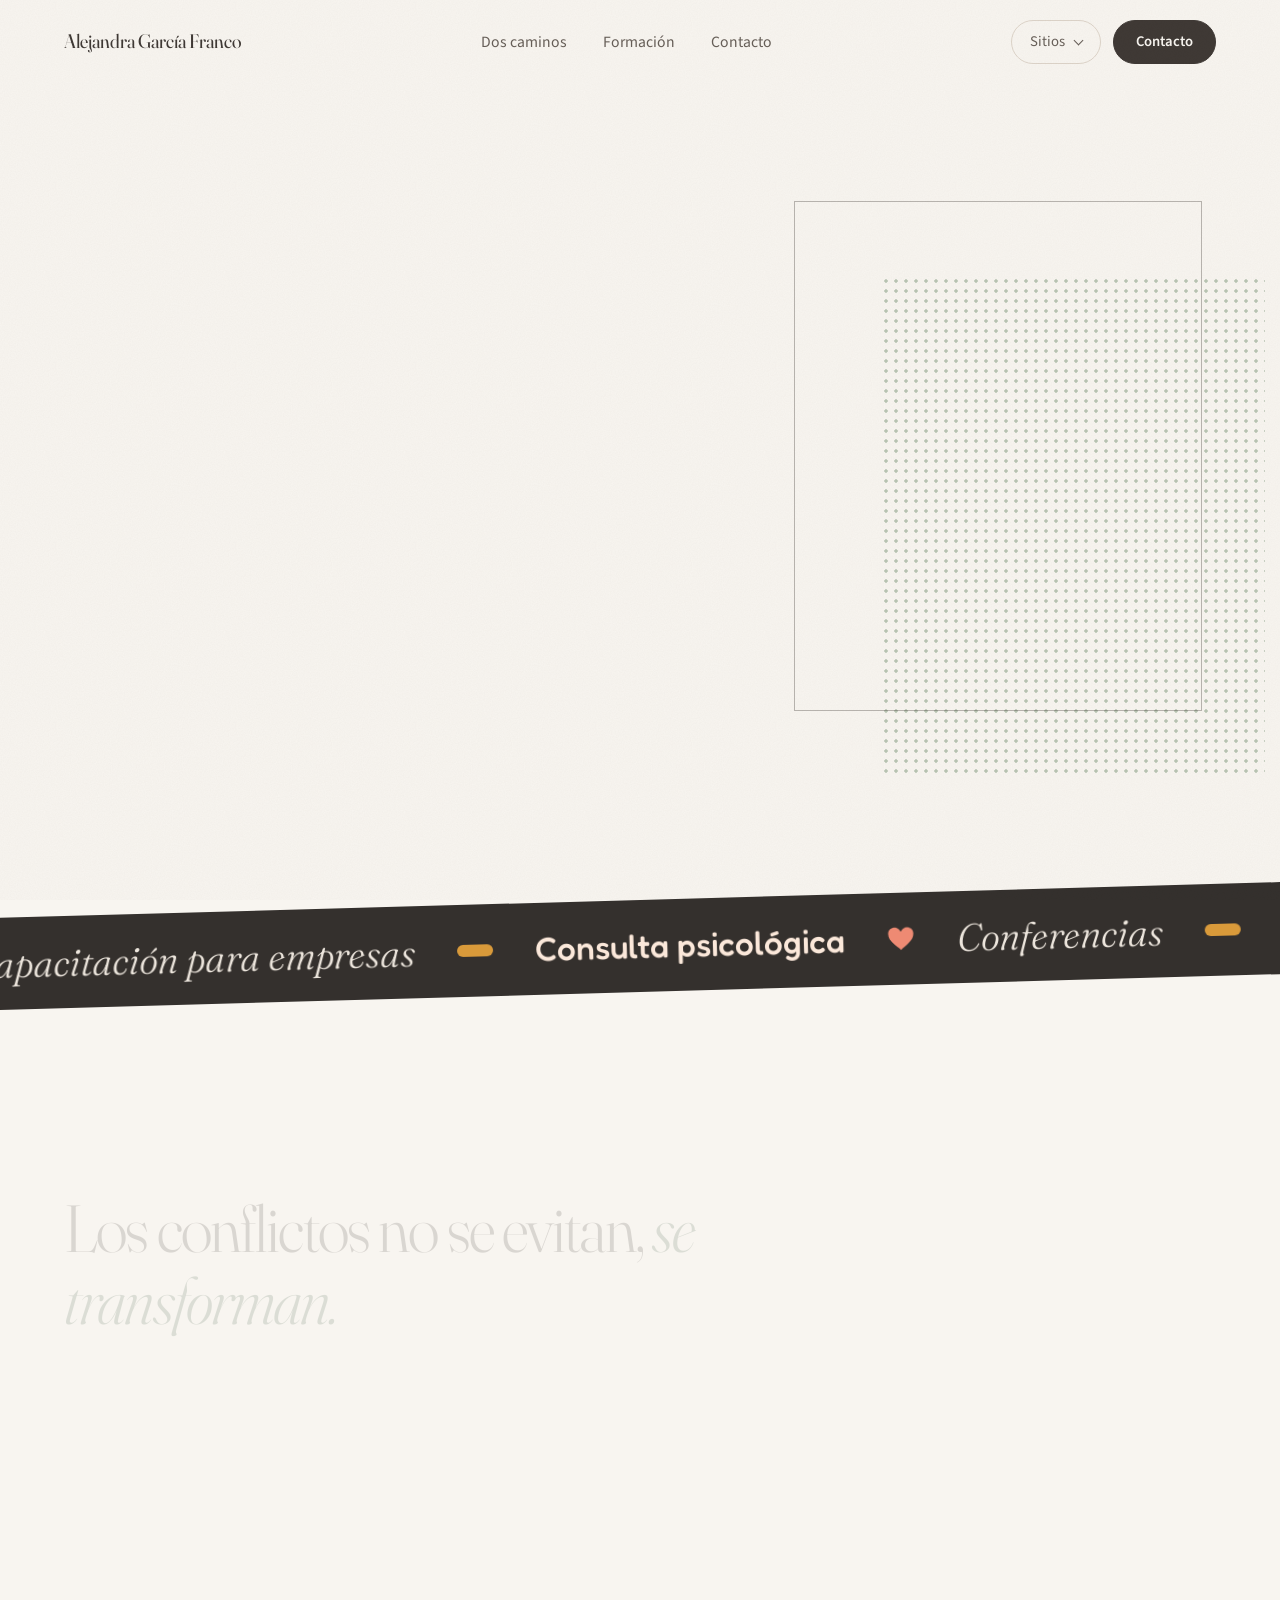
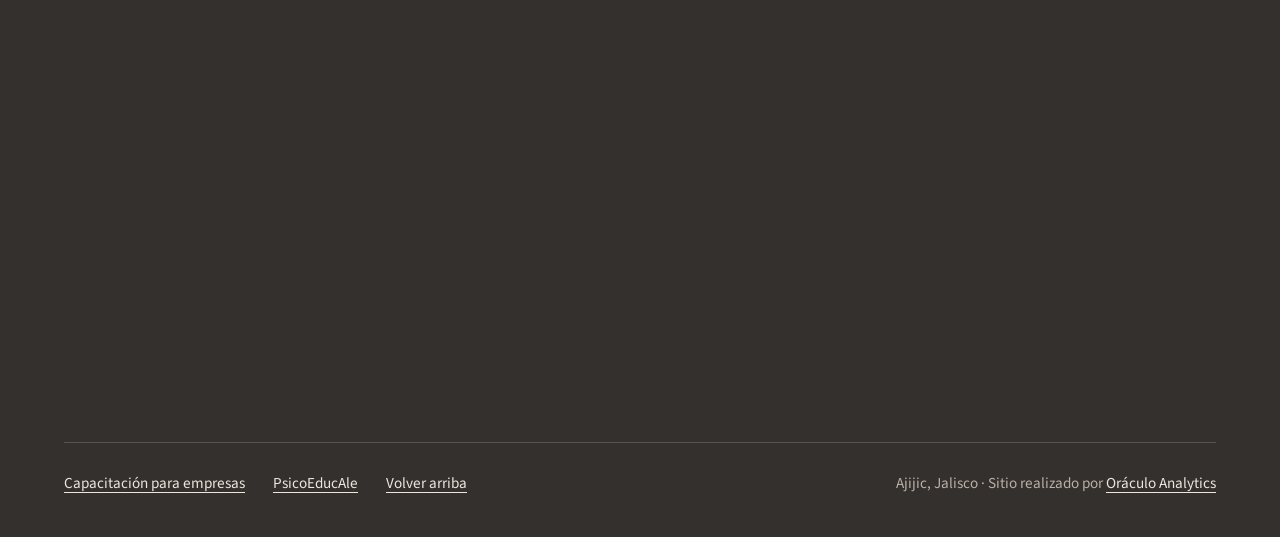
<file: principal/index.html>
<!DOCTYPE html>
<html lang="es">
<head>
<meta charset="utf-8">
<meta name="viewport" content="width=device-width, initial-scale=1, viewport-fit=cover">
<title>Psic. Alejandra García Franco | Psicóloga y maestra en Educación</title>
<meta name="description" content="Psicóloga con maestría en Educación. Más de 15 años acompañando a empresas, escuelas y familias en convivencia, comunicación y resolución de conflictos. Ajijic, Jalisco.">
<meta property="og:title" content="Psic. Alejandra García Franco">
<meta property="og:description" content="Los conflictos no se evitan, se transforman. Capacitación para empresas y acompañamiento a familias y escuelas.">
<meta property="og:image" content="https://alejandraconsultora.com/og-2026.jpg">
<meta property="og:image:width" content="1200">
<meta property="og:image:height" content="630">
<meta property="og:url" content="https://alejandraconsultora.com/">
<meta name="twitter:image" content="https://alejandraconsultora.com/og-2026.jpg">
<meta property="og:type" content="website">
<meta name="twitter:card" content="summary_large_image">
<meta name="theme-color" content="#F8F5F0">
<link rel="icon" href="data:image/svg+xml,<svg xmlns='http://www.w3.org/2000/svg' viewBox='0 0 64 64'><rect x='4' y='14' width='40' height='16' rx='8' fill='%23D99A3A'/><path d='M22 56 A20 20 0 0 1 62 56' stroke='%23EE8A73' stroke-width='9' fill='none' stroke-opacity='.9'/></svg>">
<link rel="preconnect" href="https://fonts.googleapis.com">
<link rel="preconnect" href="https://fonts.gstatic.com" crossorigin>
<link href="https://fonts.googleapis.com/css2?family=Fraunces:ital,opsz,wght@0,9..144,300..500;1,9..144,300..500&family=Source+Sans+3:wght@400;600&family=Fredoka:wght@500;600&display=swap" rel="stylesheet">
<script>(function(){var r=document.documentElement;r.classList.add('js');try{if(!sessionStorage.getItem('intro-visto')&&!matchMedia('(prefers-reduced-motion: reduce)').matches)r.classList.add('con-intro')}catch(e){}setTimeout(function(){if(!window.__motion)r.classList.remove('js','con-intro')},3500)})()</script>
<link rel="stylesheet" href="motion.css">
<script src="motion.js" defer></script>
<style>
  :root{
    --papel:#F8F5F0; --superficie:#EFE9E1; --texto:#3F3935; --texto-2:#675F58; --linea:#DDD4C9;
    --miel:#D99A3A; --salvia:#8FA58A; --rosa:#E3BCA5; --trigo:#F1DDA6; --salvia-texto:#4B6650; --miel-texto:#8A5C17;
    --durazno:#FBE8DA; --coral:#EE8A73; --aqua:#86C9BF; --sol:#F6CF72; --lila:#BFAEDD; --coral-texto:#A5452E;
    --oscuro:#34302D; --claro-sobre-oscuro:#EDE6DD; --suave-sobre-oscuro:#B9AFA5;
    --serif:'Fraunces', Georgia, 'Times New Roman', serif;
    --sans:'Source Sans 3', 'Segoe UI', Arial, sans-serif;
    --redonda:'Fredoka', 'Segoe UI', Arial, sans-serif;
    --ancho:1240px; --progreso:var(--miel);
  }
  *{box-sizing:border-box}
  html{scroll-behavior:smooth; scroll-padding-top:96px; -webkit-text-size-adjust:100%}
  body{margin:0; background:var(--papel); color:var(--texto); font:400 1.125rem/1.7 var(--sans); -webkit-font-smoothing:antialiased; overflow-x:clip}
  img{max-width:100%; display:block}
  a{color:inherit}
  :focus-visible{outline:2px solid var(--salvia-texto); outline-offset:4px; border-radius:6px}
  ::selection{background:var(--trigo)}
  .contenedor{max-width:var(--ancho); margin:0 auto; padding:0 clamp(20px,4vw,44px)}
  h1,h2,h3{font-family:var(--serif); font-weight:300; line-height:1.04; margin:0; font-variation-settings:"opsz" 144; letter-spacing:-.018em}
  em{font-style:italic; color:var(--salvia-texto)}
  section{padding:clamp(96px,12vw,160px) 0; position:relative}
  .etiqueta{display:flex; align-items:center; gap:14px; margin:0 0 26px; font-size:.78rem; letter-spacing:.16em; text-transform:uppercase; font-weight:600; color:var(--salvia-texto)}
  .etiqueta::before{content:""; width:30px; height:1px; background:currentColor}
  .mezcla{mix-blend-mode:multiply}
  .grano{position:fixed; inset:0; pointer-events:none; z-index:90; opacity:.055; mix-blend-mode:multiply;
    background-image:url("data:image/svg+xml,%3Csvg xmlns='http://www.w3.org/2000/svg' width='180' height='180'%3E%3Cfilter id='n'%3E%3CfeTurbulence type='fractalNoise' baseFrequency='.85' numOctaves='2' stitchTiles='stitch'/%3E%3CfeColorMatrix values='0 0 0 0 .22 0 0 0 0 .2 0 0 0 0 .18 0 0 0 .9 0'/%3E%3C/filter%3E%3Crect width='100%25' height='100%25' filter='url(%23n)'/%3E%3C/svg%3E")}

  .boton{position:relative; isolation:isolate; overflow:hidden; display:inline-flex; align-items:center; gap:12px; padding:16px 28px; border-radius:999px;
    font:600 .98rem/1 var(--sans); text-decoration:none; border:1px solid var(--texto); cursor:pointer; transition:color .45s var(--ease), border-color .45s, transform .6s var(--ease)}
  .boton::before{content:""; position:absolute; inset:-2px; z-index:-1; background:var(--relleno,var(--miel)); clip-path:circle(0% at 50% 120%); transition:clip-path .7s var(--ease)}
  .boton:hover::before{clip-path:circle(140% at 50% 120%)}
  .boton.lleno{background:var(--texto); color:var(--papel)}
  .boton.lleno:hover{color:var(--texto); border-color:var(--miel)}
  .boton.contorno{--relleno:var(--texto)} .boton.contorno:hover{color:var(--papel)}
  .boton.psi{border-color:transparent; background:var(--durazno); color:#3D302A; font-family:var(--redonda); font-weight:500; --relleno:var(--coral)}
  .boton .punto{width:8px; height:8px; border-radius:50%; background:currentColor}

  /* Intro */
  #intro{background:var(--papel)}
  .intro-compo{position:relative; width:min(66vw,360px); aspect-ratio:1.4}
  .intro-compo .i1{position:absolute; top:12%; left:0; width:74%; animation:imprime 1s var(--ease) .1s both}
  .intro-compo .i2{position:absolute; bottom:4%; right:0; width:62%; overflow:visible; animation:imprime2 1.1s var(--ease) .4s both}
  .intro-compo .i2 path{stroke-dasharray:1; stroke-dashoffset:1; animation:dibuja 1.1s var(--ease) .45s both}
  @keyframes imprime{from{opacity:0; transform:translate(-70px,26px)} to{opacity:1; transform:none}}
  @keyframes imprime2{from{opacity:0} to{opacity:1}}
  @keyframes dibuja{to{stroke-dashoffset:0}}
  .intro-nombre{position:absolute; left:0; right:0; bottom:12vh; text-align:center; margin:0; font:italic 300 clamp(1.3rem,2.6vw,1.8rem)/1 var(--serif); animation:aparece 1s var(--ease) .8s both}
  @keyframes aparece{from{opacity:0; transform:translateY(14px)} to{opacity:1; transform:none}}

  /* Barra */
  .barra{position:fixed; inset:0 0 auto 0; z-index:60; border-bottom:1px solid transparent}
  .barra.con-linea{background:rgba(248,245,240,.84); backdrop-filter:blur(14px) saturate(1.2); -webkit-backdrop-filter:blur(14px) saturate(1.2); border-bottom-color:var(--linea)}
  .barra .contenedor{display:flex; align-items:center; justify-content:space-between; gap:24px; height:84px}
  .marca{font-family:var(--serif); font-size:1.22rem; text-decoration:none; font-variation-settings:"opsz" 144}
  .barra nav{display:flex; gap:36px; font-size:.98rem}
  .barra nav a{position:relative; text-decoration:none; color:var(--texto-2); transition:color .3s}
  .barra nav a::after{content:""; position:absolute; left:0; right:0; bottom:-4px; height:1px; background:currentColor; transform:scaleX(0); transform-origin:right; transition:transform .5s var(--ease)}
  .barra nav a:hover{color:var(--texto)} .barra nav a:hover::after{transform:scaleX(1); transform-origin:left}
  .derecha{display:flex; align-items:center; gap:12px}
  .barra .boton{padding:13px 22px; font-size:.92rem}
  .sitios{position:relative}
  .sitios-boton{display:flex; align-items:center; gap:10px; padding:12px 18px; border-radius:999px; border:1px solid var(--linea); background:transparent; color:var(--texto-2); font:inherit; font-size:.92rem; cursor:pointer; transition:border-color .3s, color .3s}
  .sitios-boton:hover, .sitios.abierto .sitios-boton{color:var(--texto); border-color:var(--texto-2)}
  .sitios-boton::after{content:""; width:6px; height:6px; border-right:1.5px solid currentColor; border-bottom:1.5px solid currentColor; transform:translateY(-2px) rotate(45deg); transition:transform .3s}
  .sitios.abierto .sitios-boton::after{transform:translateY(1px) rotate(-135deg)}
  .solo-movil-etq, .panel .solo-movil{display:none}
  .panel{position:absolute; right:0; top:calc(100% + 12px); width:300px; display:flex; flex-direction:column; padding:10px; border-radius:20px; background:var(--papel); border:1px solid var(--linea);
    box-shadow:0 30px 60px -30px rgba(52,48,45,.45); opacity:0; translate:0 -8px; pointer-events:none; transition:opacity .35s, translate .5s var(--ease)}
  .sitios.abierto .panel{opacity:1; translate:none; pointer-events:auto}
  .panel a{display:block; padding:12px 14px; border-radius:12px; text-decoration:none; color:var(--texto); line-height:1.3; transition:background .25s}
  .panel a:hover, .panel a[aria-current="page"]{background:var(--superficie)}
  .panel a[aria-current="page"]{font-weight:600}
  .panel a small{display:block; color:var(--texto-2); font-size:.82rem; font-weight:400; margin-top:2px}
  .panel .grupo{font-size:.7rem; letter-spacing:.16em; text-transform:uppercase; color:var(--texto-2); padding:10px 14px 4px; margin:0}
  .panel a.boton-panel{margin-top:8px; text-align:center; background:var(--texto); color:var(--papel); border-radius:999px; font-weight:600}

  /* Portada */
  .portada{min-height:100svh; display:flex; align-items:center; padding:130px 0 90px; overflow:hidden}
  .portada-grid{display:grid; grid-template-columns:1.25fr .75fr; gap:clamp(24px,5vw,72px); align-items:center}
  .nombre{font-size:clamp(3.4rem,9vw,9.4rem); line-height:.9; letter-spacing:-.045em}
  .nombre em{display:inline-block}
  .titulo{font-size:clamp(1.08rem,1.4vw,1.3rem); color:var(--texto-2); max-width:42ch; margin:34px 0 40px}
  .acciones{display:flex; flex-wrap:wrap; gap:12px}
  .escena{position:relative; width:100%; max-width:420px; justify-self:end}
  .escena .foto{aspect-ratio:4/5; overflow:hidden; border-radius:3px; background:var(--superficie)}
  .escena .foto img{width:100%; height:100%; object-fit:cover; object-position:40% 18%}
  .escena .registro{position:absolute; inset:-14px 14px 14px -14px; border:1px solid var(--texto); opacity:.35; pointer-events:none}
  .escena .flota{position:absolute; overflow:visible; transform:translate3d(calc(var(--mx,0) * var(--f,0) * 1px), calc(var(--my,0) * var(--f,0) * 1px), 0)}
  .escena .capsula{top:-7%; left:-30%; width:56%; --f:-22}
  .escena .arco{bottom:-7%; right:-16%; width:60%; --f:26}
  .escena .trama{position:absolute; inset:12% -12% -10% 18%; z-index:-1; background-image:radial-gradient(circle,var(--salvia) 1.5px,transparent 1.8px); background-size:10px 10px; opacity:.6}
  .js .escena .flota{opacity:0; translate:-50px 30px; transition:opacity .9s, translate 1.6s var(--ease)}
  .listo .escena .flota{opacity:1; translate:none}
  .listo .escena .capsula{transition-delay:.7s} .listo .escena .arco{transition-delay:.95s}

  /* Banda */
  .banda-env{overflow:hidden; padding:34px 0; margin:-34px 0; position:relative; z-index:2}
  .banda{transform:rotate(-1.6deg); margin:0 -30px; background:var(--oscuro); color:var(--claro-sobre-oscuro); padding:24px 0}
  .banda .pista{gap:42px; padding-right:42px; font:italic 300 clamp(1.5rem,3vw,2.6rem)/1.15 var(--serif); white-space:nowrap}
  .banda .psi-txt{font:500 normal clamp(1.35rem,2.6vw,2.2rem)/1.15 var(--redonda); color:#FBE8DA}
  .banda .sep{width:36px; height:12px; border-radius:6px; background:var(--miel); flex:none}
  .banda svg{width:28px; height:28px; flex:none}

  /* Presentación */
  .presenta .grande{margin:0 0 clamp(50px,7vw,90px); font:300 clamp(2.2rem,5.2vw,5rem)/1.08 var(--serif); letter-spacing:-.028em; max-width:18ch; font-variation-settings:"opsz" 144}
  .presenta-grid{display:grid; grid-template-columns:1fr 1fr; gap:clamp(30px,6vw,90px)}
  .presenta-grid p{margin:0 0 18px; color:var(--texto-2)}
  .presenta-grid p.destacado{font:300 clamp(1.35rem,1.9vw,1.65rem)/1.45 var(--serif); color:var(--texto)}
  .cifras{display:grid; grid-template-columns:repeat(3,1fr); margin-top:clamp(50px,7vw,90px); border-top:1px solid var(--texto)}
  .cifra{padding:30px 30px 0 0}
  .cifra + .cifra{padding-left:30px; border-left:1px solid var(--linea)}
  .cifra strong{display:flex; font:300 clamp(3rem,6vw,5.4rem)/1 var(--serif); letter-spacing:-.04em; font-variation-settings:"opsz" 144}
  .cifra sup{font-size:.42em; color:var(--miel-texto); margin:.18em 0 0 4px}
  .cifra p{margin:12px 0 0; color:var(--texto-2); font-size:1rem; max-width:24ch}

  /* Dos caminos */
  .caminos-cabeza{display:flex; justify-content:space-between; align-items:end; gap:24px; margin-bottom:clamp(36px,5vw,56px)}
  .caminos-cabeza h2{font-size:clamp(2.6rem,5.6vw,5rem)}
  .caminos-cabeza p{margin:0; color:var(--texto-2); max-width:34ch}
  .puertas{display:flex; gap:20px; min-height:min(82vh,740px)}
  .puerta{flex:1 1 0; min-width:0; position:relative; overflow:hidden; border-radius:36px; padding:clamp(28px,4vw,52px); display:flex; flex-direction:column; justify-content:flex-end; gap:14px;
    text-decoration:none; transition:flex-grow 1.1s var(--ease)}
  @media (hover:hover) and (min-width:861px){ .puertas:hover .puerta{flex-grow:.78} .puertas .puerta:hover{flex-grow:1.3} }
  .puerta.empresas{background:var(--superficie)}
  .puerta.psico{background:var(--durazno); color:#3D302A}
  .puerta .decor{position:relative; z-index:0; align-self:flex-end; margin:0 0 auto; width:min(58%,300px); transition:transform 1.2s var(--ease)}
  .puerta > :not(.decor){position:relative; z-index:1}
  .puerta:hover .decor{transform:scale(1.07) rotate(-3deg)}
  .puerta.psico .decor{mix-blend-mode:multiply; width:min(46%,230px)}
  .puerta .decor svg, .puerta .decor img{width:100%; height:auto; overflow:visible}
  .puerta .quien{font-size:.78rem; letter-spacing:.16em; text-transform:uppercase; font-weight:600; color:var(--salvia-texto)}
  .puerta.psico .quien{font:500 .95rem/1 var(--redonda); letter-spacing:0; text-transform:none; color:var(--coral-texto)}
  .puerta h3{font-size:clamp(2.2rem,4.4vw,3.8rem); letter-spacing:-.03em}
  .puerta.psico h3{font:500 clamp(2.2rem,4.2vw,3.5rem)/1.05 var(--redonda); letter-spacing:-.01em}
  .puerta.psico h3 b{color:var(--coral-texto); font-weight:500}
  .puerta p{margin:0; color:var(--texto-2); max-width:40ch}
  .puerta ul{list-style:none; margin:6px 0 0; padding:0; display:flex; flex-wrap:wrap; gap:8px}
  .puerta li{padding:6px 14px; border-radius:999px; background:rgba(255,255,255,.6); font-size:.88rem}
  .puerta .ir{margin-top:14px; display:inline-flex; align-items:center; gap:14px; font-weight:600}
  .puerta.psico .ir{font-family:var(--redonda); font-weight:500}
  .puerta .ir i{width:48px; height:48px; border-radius:50%; display:grid; place-items:center; background:var(--texto); color:var(--papel); transition:transform .6s var(--ease), background .4s}
  .puerta.psico .ir i{background:var(--coral); color:#2E1B14}
  .puerta:hover .ir i{transform:rotate(-45deg) scale(1.08)}
  .puerta .ir svg{width:18px; height:18px}

  /* Formación */
  .formacion{background:var(--superficie)}
  .formacion h2{font-size:clamp(2.4rem,5vw,4.4rem); margin-bottom:clamp(40px,5vw,64px)}
  .credenciales{display:grid; grid-template-columns:repeat(4,1fr); gap:18px; margin:0}
  .credencial{background:var(--papel); border-radius:24px; padding:30px 26px 34px; display:flex; flex-direction:column; gap:14px; min-height:270px; transition:transform .6s var(--ease), box-shadow .6s var(--ease)}
  .credencial:hover{transform:translateY(-6px); box-shadow:0 30px 50px -34px rgba(52,48,45,.45)}
  .credencial .marca-c{width:46px; height:26px}
  .credencial dt{font:400 1.45rem/1.2 var(--serif); font-variation-settings:"opsz" 144}
  .credencial dd{margin:0; color:var(--texto-2); font-size:.98rem}

  /* Contacto */
  .contacto{background:var(--oscuro); color:var(--claro-sobre-oscuro)}
  .contacto .etiqueta{color:var(--trigo)}
  .contacto h2{font-size:clamp(3rem,8vw,7.4rem); letter-spacing:-.04em}
  .contacto h2 em{color:var(--trigo)}
  .contacto .texto{color:var(--suave-sobre-oscuro); max-width:46ch; margin:26px 0 clamp(40px,5vw,60px)}
  .opciones{display:grid; grid-template-columns:repeat(2,1fr); gap:16px}
  .opcion{position:relative; overflow:hidden; isolation:isolate; display:flex; flex-direction:column; justify-content:space-between; gap:40px; min-height:220px; padding:28px; border-radius:28px;
    border:1px solid rgba(237,230,221,.2); text-decoration:none; transition:color .5s, border-color .5s}
  .opcion::before{content:""; position:absolute; inset:0; z-index:-1; background:var(--c,var(--miel)); clip-path:circle(0% at 100% 100%); transition:clip-path .9s var(--ease)}
  .opcion:hover::before{clip-path:circle(150% at 100% 100%)}
  .opcion:hover{color:var(--texto); border-color:transparent}
  .opcion span{font-size:.78rem; letter-spacing:.16em; text-transform:uppercase; font-weight:600; opacity:.8}
  .opcion strong{font:300 clamp(1.6rem,2.4vw,2.1rem)/1.15 var(--serif); font-variation-settings:"opsz" 144}
  .opcion.o2{--c:var(--salvia)} .opcion.o3{--c:var(--coral)}
  .opcion.o3 strong{font:500 clamp(1.5rem,2.2vw,1.9rem)/1.15 var(--redonda)}
  .contacto .correo{margin:34px 0 0; color:var(--suave-sobre-oscuro)}
  .contacto .correo a{color:var(--claro-sobre-oscuro); text-underline-offset:5px}

  /* Pie */
  .pie{background:var(--oscuro); color:var(--claro-sobre-oscuro); padding:10px 0 40px; overflow:hidden}
  .gigante{margin:0 0 clamp(30px,5vw,56px); font:italic 300 clamp(3.2rem,12.4vw,12.5rem)/.9 var(--serif); letter-spacing:-.045em; font-variation-settings:"opsz" 144}
  .gigante .sal{color:var(--trigo)}
  .pie-fila{display:flex; flex-wrap:wrap; justify-content:space-between; gap:20px 40px; padding-top:28px; border-top:1px solid rgba(237,230,221,.2); font-size:.95rem; color:var(--suave-sobre-oscuro)}
  .pie-fila a{color:var(--claro-sobre-oscuro); text-underline-offset:4px}
  .pie-fila nav{display:flex; flex-wrap:wrap; gap:10px 28px}

  @media (max-width:1040px){
    .barra nav{display:none}
    .credenciales{grid-template-columns:repeat(2,1fr)}
  }
  @media (max-width:860px){
    .sitios .etq{display:none} .sitios .solo-movil-etq{display:inline} .panel .solo-movil{display:block}
    .derecha > .boton{display:none}
    .panel{position:fixed; left:14px; right:14px; top:76px; width:auto; max-height:calc(100svh - 96px); overflow:auto}
    .barra .contenedor{height:72px}
    .portada{padding:104px 0 80px}
    .portada-grid, .presenta-grid{grid-template-columns:1fr}
    .escena{order:-1; max-width:250px; justify-self:center; margin:10px 0 30px}
    .cifras{grid-template-columns:1fr}
    .cifra, .cifra + .cifra{padding:24px 0; border-left:0; border-bottom:1px solid var(--linea)}
    .caminos-cabeza{flex-direction:column; align-items:flex-start}
    .puertas{flex-direction:column; min-height:auto}
    .puerta{flex:none; min-height:auto}
    .puerta .decor, .puerta.psico .decor{position:relative; top:auto; right:auto; align-self:flex-end; width:min(60%,260px); margin:-6px -6px 8px 0}
    .opciones{grid-template-columns:1fr}
    .opcion{min-height:150px}
    .acciones .boton{flex:1 1 auto; justify-content:center}
  }
  @media (max-width:560px){ .credenciales{grid-template-columns:1fr} .credencial{min-height:auto} }

  /* ===== Capa de pulido · nov 2026 (no cambia diseño: ritmo, tipografía, botones, celular) ===== */
  picture{display:contents}
  h1,h2,h3,.gigante,.opcion strong,.puerta h3{text-wrap:balance}
  p,li,dd,blockquote{text-wrap:pretty}
  .nw{white-space:nowrap}
  .opcion strong .nw{font:inherit; letter-spacing:inherit; text-transform:none; opacity:1}
  [data-count]{font-variant-numeric:tabular-nums}
  /* Botones: una altura para la barra (44) y otra para la página (52), mismo trato en todos */
  .boton{min-height:52px; justify-content:center; transition:color .45s var(--ease), border-color .45s, transform .6s var(--ease), scale .25s var(--ease)}
  .barra .boton{min-height:44px; padding:0 22px}
  .sitios-boton{min-height:44px; padding:0 18px}
  .boton:active, .sitios-boton:active, .opcion:active, .puerta .ir:active{scale:.97}
  .boton:focus-visible, .sitios-boton:focus-visible{outline-offset:3px; border-radius:999px}
  .opcion:focus-visible, .puerta:focus-visible{outline-offset:5px; border-radius:30px}
  /* Contacto: los títulos de las tarjetas arrancan a la misma altura */
  .opcion{justify-content:flex-start}
  .opcion strong{max-width:18ch}
  .correo{max-width:68ch}
  /* Formación: separación interna uniforme */
  .credencial h3{margin-bottom:10px}
  @media (max-width:860px){
    .portada{align-items:flex-start; min-height:auto; padding-top:104px}
    .pie-fila nav a, .pie-fila > span a{display:inline-flex; align-items:center; min-height:40px}
    .pie-fila nav{gap:0 24px}
    .panel a{min-height:44px}
  }
</style>
</head>
<body>
<div class="progreso" aria-hidden="true"></div>

<div id="intro" aria-hidden="true">
  <div class="intro-compo">
    <svg class="i1" viewBox="0 0 400 104"><rect width="400" height="104" rx="52" fill="#D99A3A" filter="url(#tinta)"/></svg>
    <svg class="i2 mezcla" viewBox="0 0 220 120"><path d="M20 112 A90 90 0 0 1 200 112" fill="none" stroke="#EE8A73" stroke-width="40" pathLength="1"/></svg>
  </div>
  <p class="intro-nombre">Alejandra García Franco</p>
</div>

<svg width="0" height="0" style="position:absolute" aria-hidden="true" focusable="false"><defs>
  <filter id="tinta" x="-4%" y="-6%" width="108%" height="112%"><feTurbulence type="fractalNoise" baseFrequency="0.035" numOctaves="2" seed="4" result="r"/><feDisplacementMap in="SourceGraphic" in2="r" scale="2.6" xChannelSelector="R" yChannelSelector="G"/></filter>
  <filter id="gis" x="-8%" y="-8%" width="116%" height="116%">
    <feTurbulence type="fractalNoise" baseFrequency="0.03" numOctaves="2" seed="9" result="onda"/>
    <feDisplacementMap in="SourceGraphic" in2="onda" scale="3" xChannelSelector="R" yChannelSelector="G" result="borde"/>
    <feTurbulence type="fractalNoise" baseFrequency="1.1" numOctaves="2" seed="2" result="poro"/>
    <feColorMatrix in="poro" type="matrix" values="0 0 0 0 0  0 0 0 0 0  0 0 0 0 0  0 0 0 -1.4 1.35" result="mascara"/>
    <feComposite in="borde" in2="mascara" operator="in"/>
  </filter>
  <symbol id="corazon" viewBox="0 0 40 36"><path d="M20 34 C14 28 2 22 2 11 C2 4 8 1 13 2 C16 3 18 5 20 8 C22 5 24 3 27 2 C32 1 38 4 38 11 C38 22 26 28 20 34Z"/></symbol>
  <symbol id="flecha" viewBox="0 0 24 24"><path d="M5 12h14M13 6l6 6-6 6" fill="none" stroke="currentColor" stroke-width="2" stroke-linecap="round" stroke-linejoin="round"/></symbol>
</defs></svg>
<div class="grano" aria-hidden="true"></div>

<header class="barra" id="barra">
  <div class="contenedor">
    <a class="marca" href="#arriba">Alejandra García Franco</a>
    <nav aria-label="Secciones">
      <a href="#caminos">Dos caminos</a>
      <a href="#formacion">Formación</a>
      <a href="#contacto">Contacto</a>
    </nav>
    <div class="derecha">
      <div class="sitios" data-sitios>
        <button type="button" class="sitios-boton" aria-expanded="false" aria-haspopup="true"><span class="etq">Sitios</span><span class="solo-movil-etq">Menú</span></button>
        <div class="panel">
          <div class="solo-movil">
            <p class="grupo">En esta página</p>
            <a href="#caminos">Dos caminos</a>
            <a href="#formacion">Formación</a>
            <a href="#contacto">Contacto</a>
          </div>
          <p class="grupo">Sitios</p>
          <a href="https://alejandraconsultora.com" aria-current="page">Inicio<small>Psic. Alejandra García Franco</small></a>
          <a href="https://empresas.alejandraconsultora.com">Capacitación para empresas<small>Conferencias, talleres y consultoría</small></a>
          <a href="https://psicoeducale.alejandraconsultora.com">PsicoEducAle<small>Familias y escuelas</small></a>
          <a class="boton-panel solo-movil" href="#contacto">Contacto</a>
        </div>
      </div>
      <a class="boton lleno" href="#contacto" data-magnetic>Contacto</a>
    </div>
  </div>
</header>

<main>
  <section class="portada" id="arriba" data-mouse-zona>
    <div class="contenedor portada-grid">
      <div>
        <p class="etiqueta revelar">Psicóloga · Maestra en Educación</p>
        <h1 class="nombre" data-split>Alejandra <em>García Franco</em></h1>
        <p class="titulo revelar" style="--d:.5s">Convivencia, comunicación y resolución de conflictos para empresas, escuelas y familias.</p>
        <div class="acciones revelar" style="--d:.65s">
          <a class="boton lleno" href="https://empresas.alejandraconsultora.com" data-magnetic><span class="punto" aria-hidden="true"></span>Para empresas</a>
          <a class="boton psi" href="https://psicoeducale.alejandraconsultora.com" data-magnetic>Para familias y escuelas</a>
        </div>
      </div>
      <div class="escena">
        <div class="trama" aria-hidden="true"></div>
        <div class="foto" data-reveal="clip" style="--d:.2s"><picture><source srcset="alejandra-radio.webp" type="image/webp"><img src="alejandra-radio.jpg" alt="Alejandra García Franco, psicóloga, durante una entrevista de radio" width="960" height="1200" fetchpriority="high" decoding="async"></picture></div>
        <div class="registro" aria-hidden="true"></div>
        <svg class="flota capsula" viewBox="0 0 400 104" aria-hidden="true"><rect width="400" height="104" rx="52" fill="#D99A3A" filter="url(#tinta)"/></svg>
        <svg class="flota arco mezcla" viewBox="0 0 220 120" aria-hidden="true"><path d="M20 112 A90 90 0 0 1 200 112" fill="none" stroke="#EE8A73" stroke-width="40" filter="url(#gis)"/></svg>
      </div>
    </div>
  </section>

  <div class="banda-env">
    <div class="banda marquesina" aria-label="Capacitación para empresas, consulta psicológica, conferencias, crianza con límites y afecto, talleres y convivencia escolar">
      <div class="pista" aria-hidden="true"><span>Capacitación para empresas</span><i class="sep"></i><span class="psi-txt">Consulta psicológica</span><svg viewBox="0 0 40 36"><use href="#corazon" fill="#EE8A73"/></svg><span>Conferencias</span><i class="sep"></i><span class="psi-txt">Crianza con límites y afecto</span><svg viewBox="0 0 40 36"><use href="#corazon" fill="#EE8A73"/></svg><span>Talleres</span><i class="sep"></i><span class="psi-txt">Convivencia escolar</span><svg viewBox="0 0 40 36"><use href="#corazon" fill="#EE8A73"/></svg></div>
      <div class="pista" aria-hidden="true"><span>Capacitación para empresas</span><i class="sep"></i><span class="psi-txt">Consulta psicológica</span><svg viewBox="0 0 40 36"><use href="#corazon" fill="#EE8A73"/></svg><span>Conferencias</span><i class="sep"></i><span class="psi-txt">Crianza con límites y afecto</span><svg viewBox="0 0 40 36"><use href="#corazon" fill="#EE8A73"/></svg><span>Talleres</span><i class="sep"></i><span class="psi-txt">Convivencia escolar</span><svg viewBox="0 0 40 36"><use href="#corazon" fill="#EE8A73"/></svg></div>
    </div>
  </div>

  <section class="presenta" aria-label="Presentación">
    <div class="contenedor">
      <p class="etiqueta revelar">Enfoque</p>
      <p class="grande" data-ilumina>Los conflictos no se evitan, <em>se transforman.</em></p>
      <div class="presenta-grid">
        <p class="destacado revelar">Soy psicóloga y facilitadora, con más de 15 años de experiencia en educación, desarrollo humano y capital humano.</p>
        <div class="revelar" style="--d:.15s">
          <p>He coordinado equipos docentes, liderado equipos de más de 40 colaboradores y facilitado talleres para empresas, universidades e instituciones educativas.</p>
          <p>Mi enfoque es humanista: creo que todo lo que nos sucede tiene un porqué, y un cómo puede mejorar. Hoy trabajo en dos caminos: la capacitación para organizaciones y el acompañamiento a familias y escuelas.</p>
        </div>
      </div>
      <div class="cifras" data-escalonado>
        <div class="cifra"><strong><span data-count="15">15</span><sup>+</sup></strong><p>años de experiencia</p></div>
        <div class="cifra"><strong><span data-count="40">40</span><sup>+</sup></strong><p>colaboradores liderados en capital humano</p></div>
        <div class="cifra"><strong><span data-count="200">200</span><sup>+</sup></strong><p>participantes en proyectos educativos y sociales</p></div>
      </div>
    </div>
  </section>

  <section id="caminos" style="padding-top:0">
    <div class="contenedor">
      <div class="caminos-cabeza">
        <h2 data-split>Dos <em>caminos</em></h2>
        <p class="revelar">Elige el tuyo: capacitación para organizaciones o acompañamiento para familias y escuelas.</p>
      </div>
      <div class="puertas" data-escalonado>
        <a class="puerta empresas" href="https://empresas.alejandraconsultora.com">
          <div class="decor" aria-hidden="true"><svg viewBox="0 0 340 240"><rect x="10" y="20" width="250" height="68" rx="34" fill="#D99A3A" filter="url(#tinta)"/><rect x="64" y="80" width="250" height="68" rx="34" fill="#8FA58A" class="mezcla" filter="url(#tinta)"/><rect x="26" y="140" width="250" height="68" rx="34" fill="#E3BCA5" class="mezcla" filter="url(#tinta)"/><rect x="18" y="12" width="250" height="68" rx="34" fill="none" stroke="#3F3935" stroke-width="1" opacity=".7"/></svg></div>
          <span class="quien">Para empresas y equipos de trabajo</span>
          <h3>Capacitación <em>y consultoría</em></h3>
          <p>Conferencias, talleres y programas para equipos que quieren comunicarse mejor y resolver sus conflictos.</p>
          <ul><li>Resolución de conflictos</li><li>Liderazgo y comunicación</li><li>Convivencia sana en el trabajo</li></ul>
          <span class="ir"><i><svg><use href="#flecha"/></svg></i>Ver servicios para empresas</span>
        </a>
        <a class="puerta psico" href="https://psicoeducale.alejandraconsultora.com">
          <div class="decor" aria-hidden="true"><picture><source srcset="psicoeducale-logo-cuadrado.webp" type="image/webp"><img src="psicoeducale-logo-cuadrado.png" alt="" width="900" height="908" loading="lazy" decoding="async"></picture></div>
          <span class="quien">Para familias y escuelas</span>
          <h3>PsicoEduc<b>Ale</b></h3>
          <p>Acompañamiento psicológico para niñas, niños y familias, y talleres de convivencia escolar.</p>
          <ul><li>Consulta psicológica</li><li>Crianza con límites y afecto</li><li>Convivencia escolar</li></ul>
          <span class="ir"><i><svg><use href="#flecha"/></svg></i>Conocer PsicoEducAle</span>
        </a>
      </div>
    </div>
  </section>

  <section id="formacion" class="formacion">
    <div class="contenedor">
      <p class="etiqueta revelar">Trayectoria</p>
      <h2 data-split>Formación</h2>
      <dl class="credenciales" data-escalonado>
        <div class="credencial"><svg class="marca-c" viewBox="0 0 46 26" aria-hidden="true"><rect x="1" y="3" width="40" height="20" rx="10" fill="#D99A3A" filter="url(#tinta)"/></svg><dt>Licenciatura en Psicología</dt><dd>Universidad del Valle de Atemajac (UNIVA), 2003–2006. Cédula profesional 124356.</dd></div>
        <div class="credencial"><svg class="marca-c" viewBox="0 0 46 26" aria-hidden="true"><rect x="1" y="3" width="40" height="20" rx="10" fill="#8FA58A" filter="url(#tinta)"/></svg><dt>Maestría en Educación</dt><dd>Docencia e investigación. Universidad Santander, 2013–2015.</dd></div>
        <div class="credencial"><svg class="marca-c" viewBox="0 0 46 26" aria-hidden="true"><rect x="1" y="3" width="40" height="20" rx="10" fill="#E3BCA5" filter="url(#tinta)"/></svg><dt>Diplomados</dt><dd>Desarrollo Organizacional y Gestión del Cambio (UVM, 2021). Neuropsicología e Intervención Psicoterapéutica (Fundación Escuela Tec. de Neiva, Colombia). Terapia Infantil (CEFAP Puebla).</dd></div>
        <div class="credencial"><svg class="marca-c" viewBox="0 0 46 26" aria-hidden="true"><rect x="1" y="3" width="40" height="20" rx="10" fill="#EE8A73" filter="url(#tinta)"/></svg><dt>Certificaciones</dt><dd>Diseño e impartición de cursos de capacitación y formación de capital humano (ICEMÉXICO). Programa IB CAS del Bachillerato Internacional.</dd></div>
      </dl>
    </div>
  </section>

  <section id="contacto" class="contacto">
    <div class="contenedor">
      <p class="etiqueta revelar">Contacto</p>
      <h2 data-split>Platiquemos</h2>
      <p class="texto revelar">Cuéntame qué necesitas: una capacitación para tu equipo, un taller para tu escuela o acompañamiento para tu familia.</p>
      <div class="opciones" data-escalonado>
        <a class="opcion o1" href="https://wa.me/523310273102?text=Hola%20Alejandra%2C%20me%20gustar%C3%ADa%20platicar%20contigo"><span>WhatsApp</span><strong>Escríbeme al <span class="nw">33 1027 3102</span></strong></a>
        <a class="opcion o2" href="https://empresas.alejandraconsultora.com/#contacto"><span>Empresas</span><strong>Solicita una propuesta para tu equipo</strong></a>
      </div>
      <p class="correo revelar">También por correo: <a class="nw" href="mailto:alejandrafrancoconsultora@gmail.com">alejandrafrancoconsultora@gmail.com</a> · Ajijic, Jalisco · Presencial y en línea</p>
    </div>
  </section>
</main>

<footer class="pie">
  <div class="contenedor">
    <p class="gigante" data-split aria-label="Alejandra García Franco">Alejandra<br>García <span class="sal">Franco</span></p>
    <div class="pie-fila">
      <nav aria-label="Sitios">
        <a href="https://empresas.alejandraconsultora.com">Capacitación para empresas</a>
        <a href="https://psicoeducale.alejandraconsultora.com">PsicoEducAle</a>
        <a href="#arriba">Volver arriba</a>
      </nav>
      <span>Ajijic, Jalisco · Sitio realizado por <a href="https://oraculoanalytics.com">Oráculo Analytics</a></span>
    </div>
  </div>
</footer>
<a class="wa-flotante" href="https://wa.me/523310273102?text=Hola%20Alejandra%2C%20me%20gustar%C3%ADa%20platicar%20contigo" target="_blank" rel="noopener" aria-label="Escríbeme por WhatsApp" data-etq="Escríbeme por WhatsApp" style="--wa-fondo:#3F3935;--wa-icono:#F8F5F0"><svg viewBox="0 0 24 24" aria-hidden="true" fill="currentColor"><path d="M12.04 2C6.58 2 2.13 6.45 2.13 11.91c0 1.75.46 3.45 1.32 4.95L2.05 22l5.25-1.38c1.45.79 3.08 1.21 4.74 1.21 5.46 0 9.91-4.45 9.91-9.91C21.95 6.45 17.5 2 12.04 2Zm0 18.15c-1.48 0-2.93-.4-4.2-1.15l-.3-.18-3.12.82.83-3.04-.2-.31a8.2 8.2 0 0 1-1.26-4.38c0-4.54 3.7-8.24 8.25-8.24 4.54 0 8.24 3.7 8.24 8.24 0 4.55-3.7 8.24-8.24 8.24Zm4.52-6.16c-.25-.12-1.47-.72-1.69-.81-.23-.08-.39-.12-.56.13-.17.24-.64.8-.78.97-.14.17-.29.19-.54.06-.25-.12-1.05-.39-1.99-1.23-.74-.66-1.23-1.47-1.38-1.72-.14-.25-.02-.38.11-.5.11-.11.25-.29.37-.43.13-.15.17-.25.25-.42.08-.17.04-.31-.02-.43-.06-.13-.56-1.34-.76-1.84-.2-.48-.41-.42-.56-.43h-.48c-.17 0-.43.06-.66.31-.22.25-.86.85-.86 2.07s.88 2.4 1 2.56c.13.17 1.74 2.65 4.21 3.72.59.25 1.05.4 1.4.52.59.19 1.13.16 1.56.1.48-.07 1.47-.6 1.67-1.18.21-.58.21-1.07.15-1.18-.06-.1-.23-.16-.48-.29Z"/></svg></a>
</body>
</html>
</file>
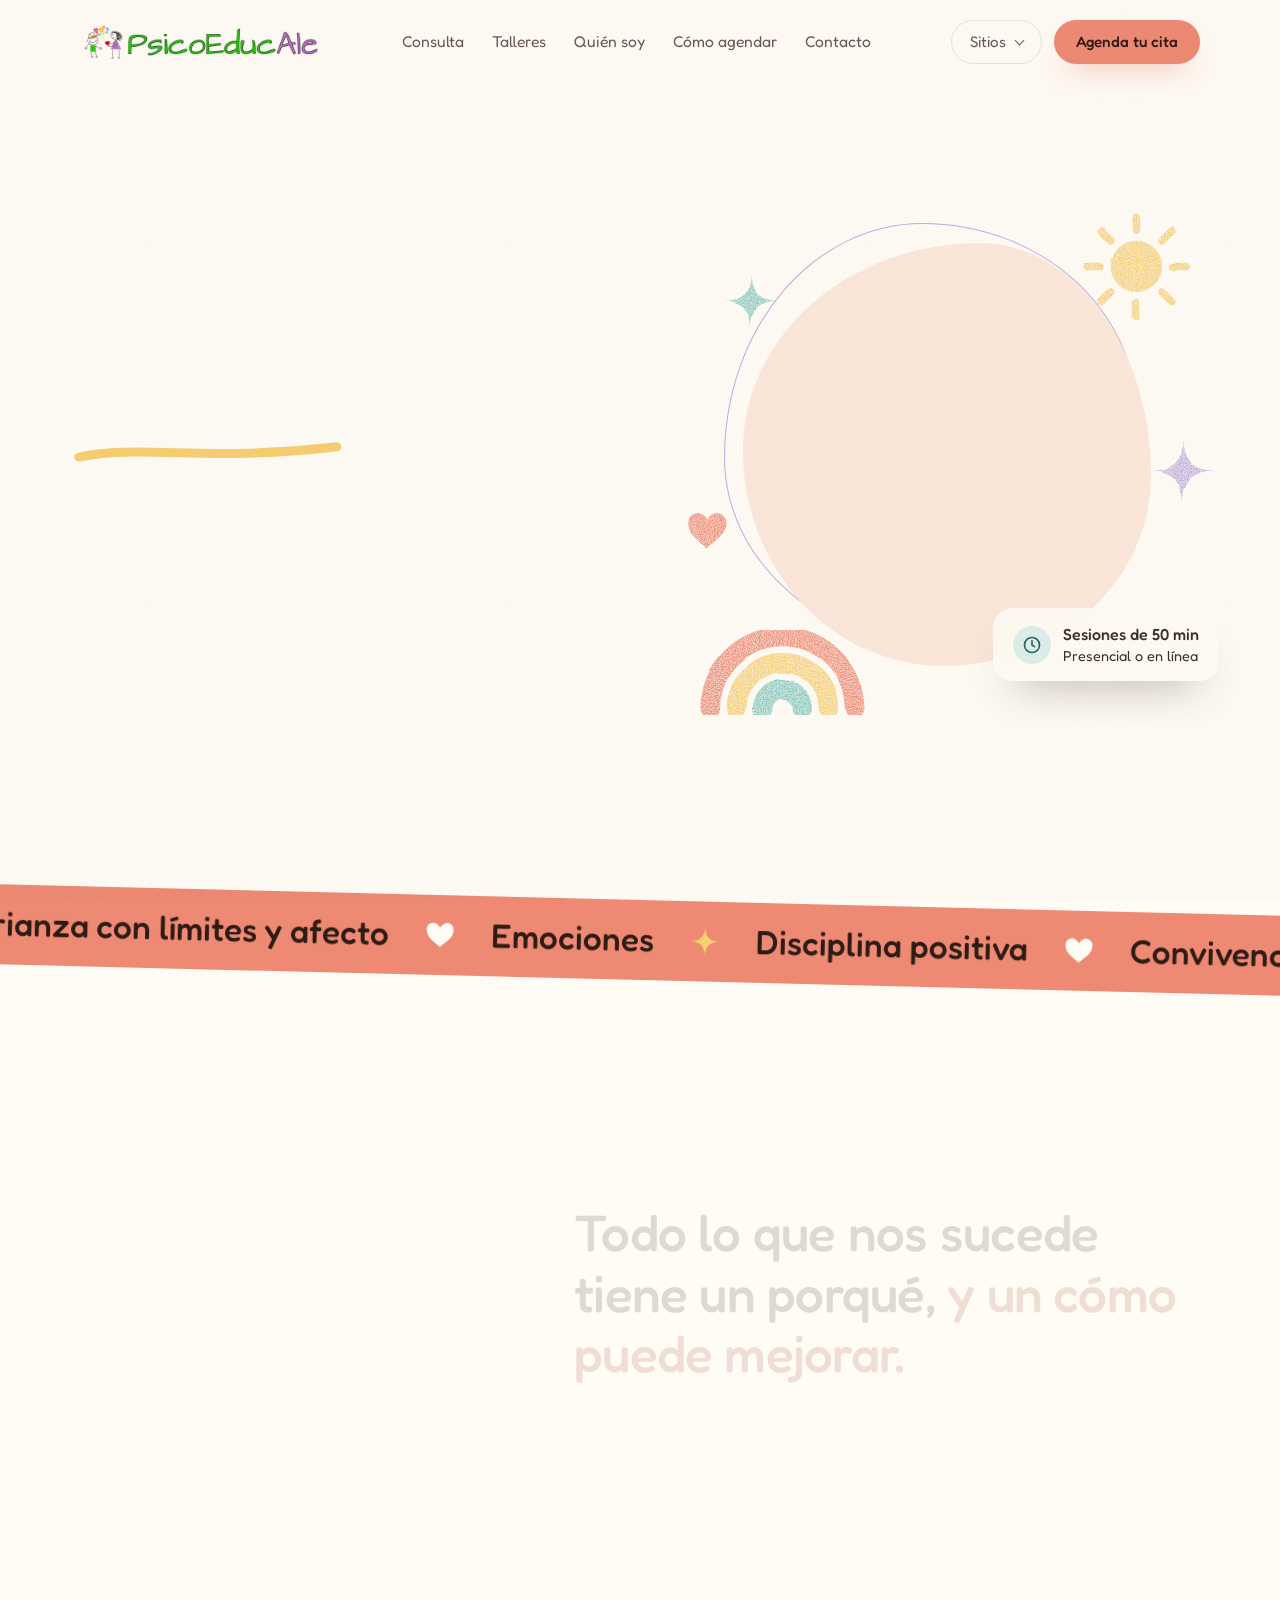
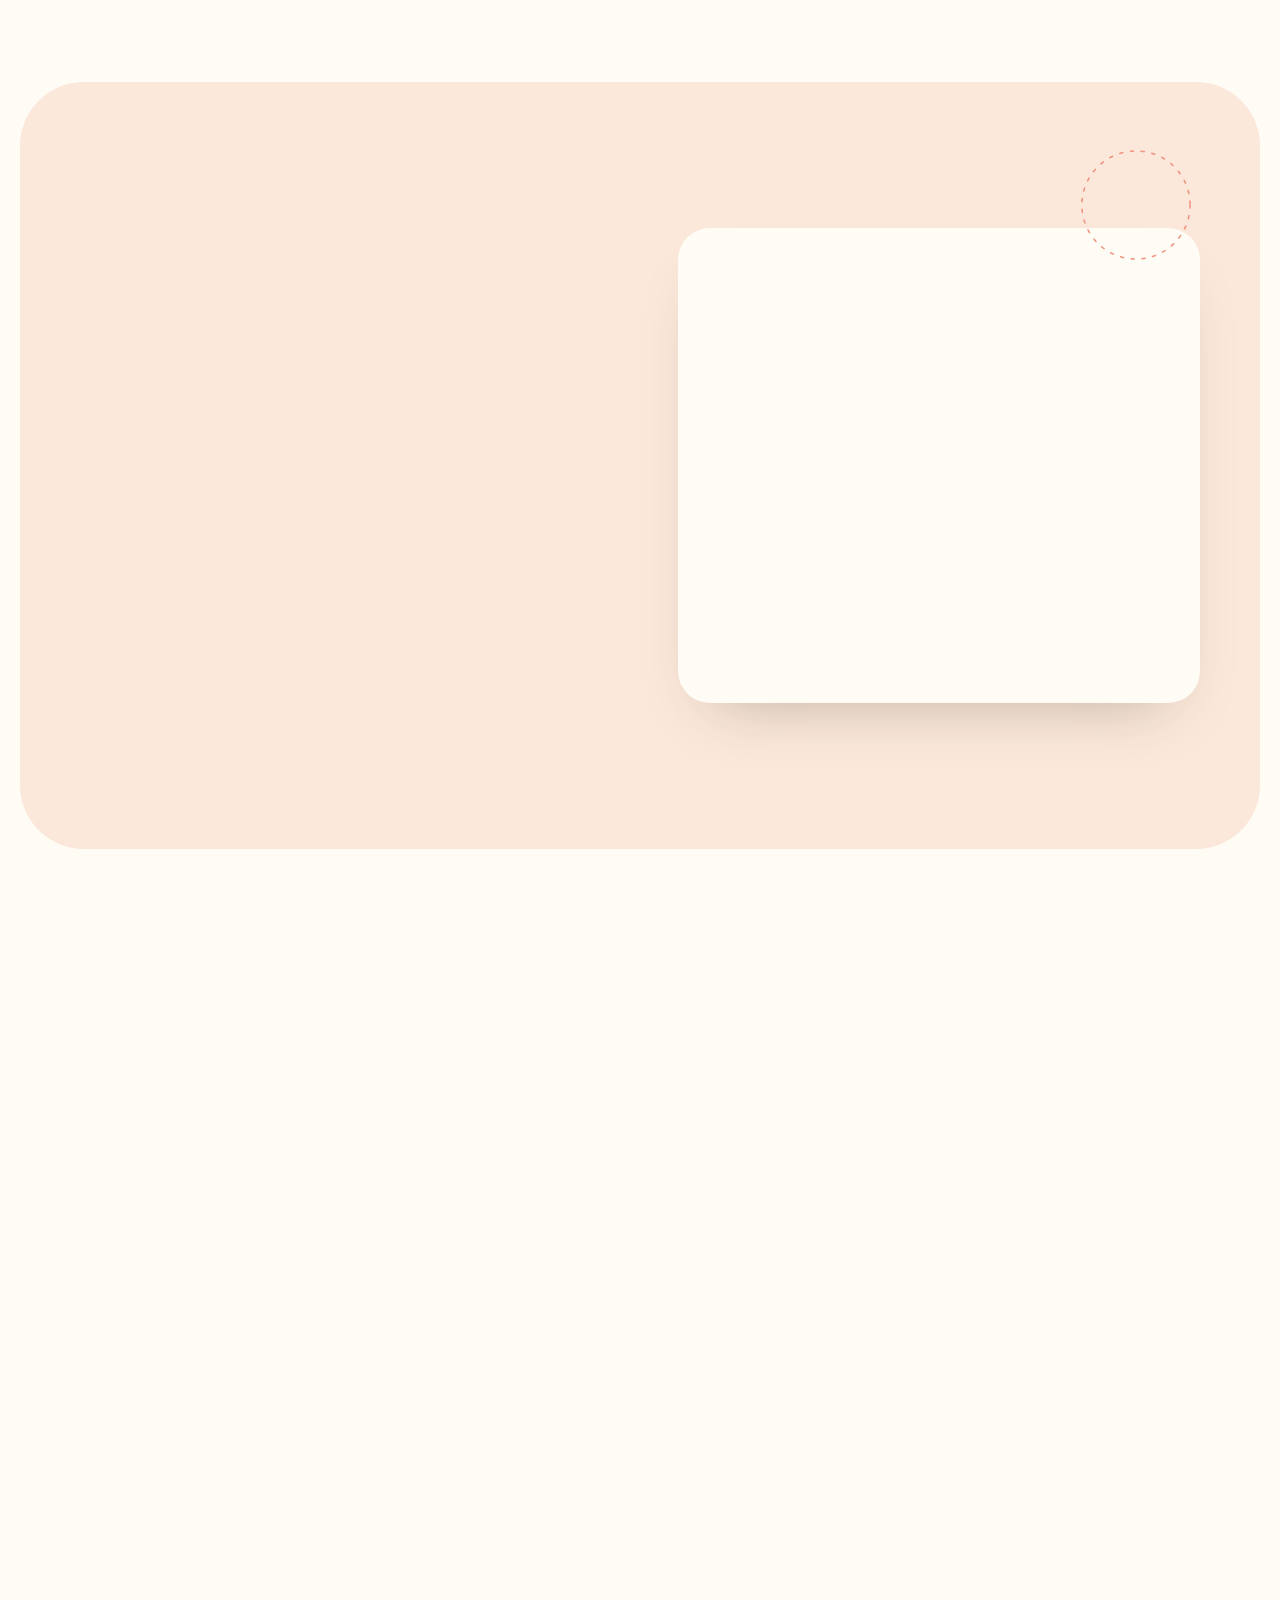
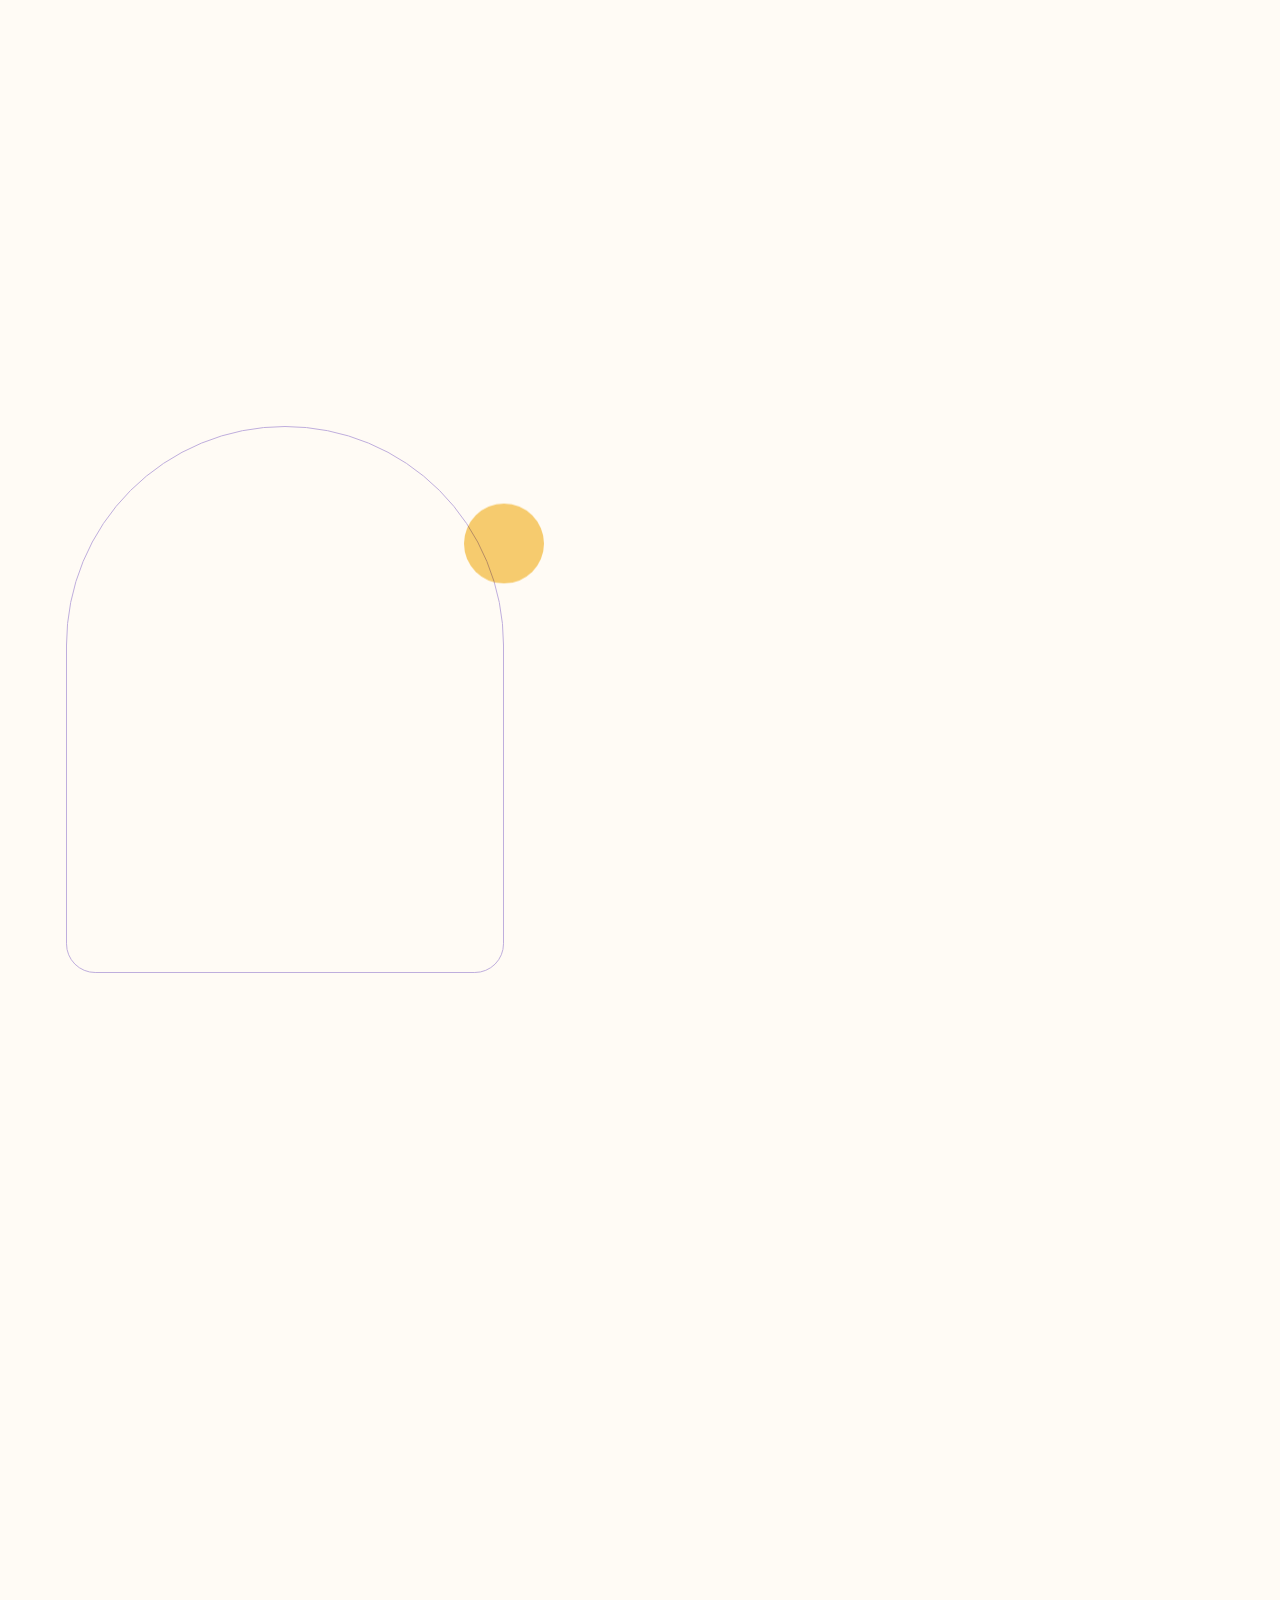
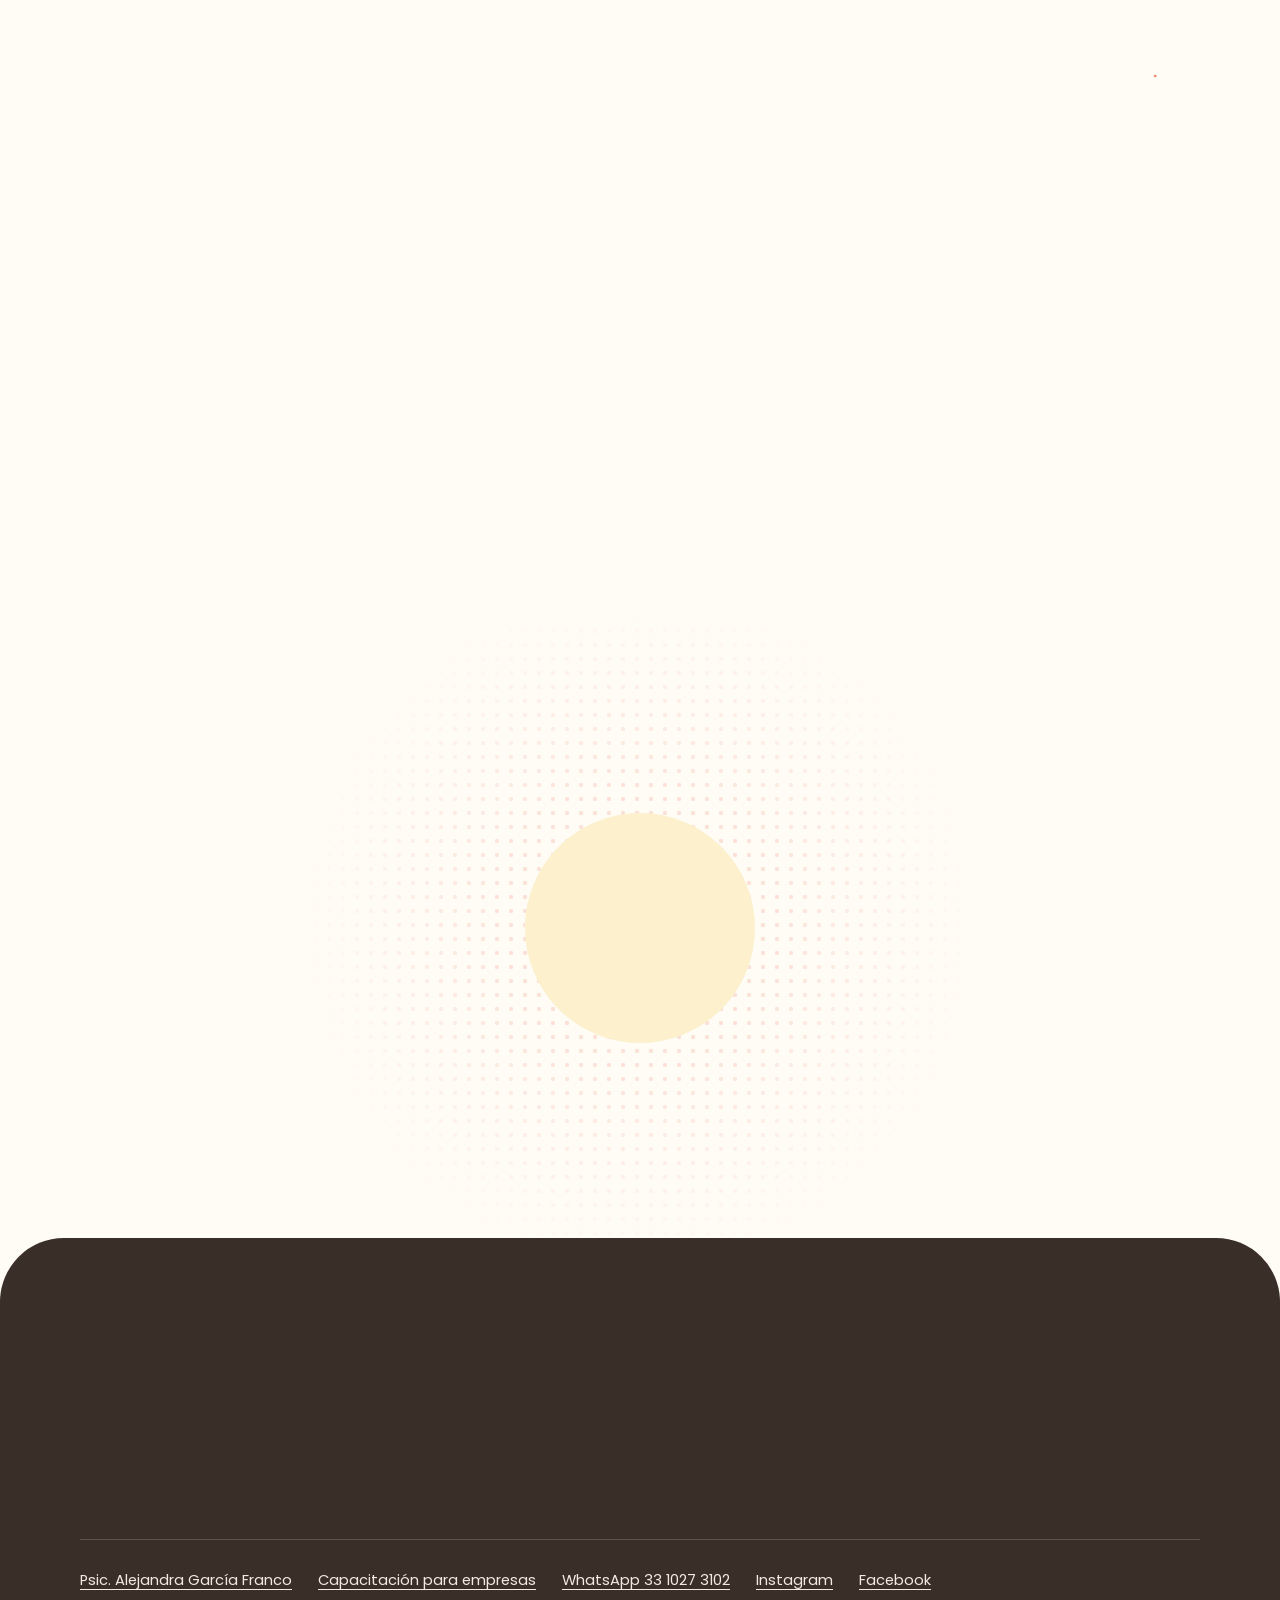
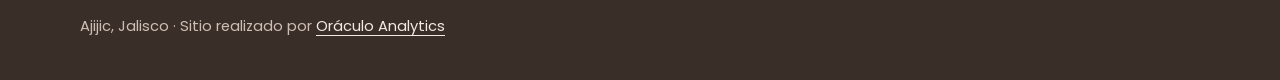
<file: psicoeducale/index.html>
<!DOCTYPE html>
<html lang="es">
<head>
<meta charset="utf-8">
<meta name="viewport" content="width=device-width, initial-scale=1, viewport-fit=cover">
<title>PsicoEducAle | Acompañamiento psicológico para niñas, niños y familias en Ajijic</title>
<meta name="description" content="Te acompaño a criar y educar con límites y afecto. Consulta psicológica presencial en Ajijic y en línea, talleres de crianza y de convivencia escolar. Psic. Alejandra García Franco.">
<meta property="og:title" content="PsicoEducAle · Criar y educar con límites y afecto">
<meta property="og:description" content="Consulta psicológica, talleres de crianza y convivencia escolar. Psic. Alejandra García Franco.">
<meta property="og:image" content="https://psicoeducale.alejandraconsultora.com/og-2026.jpg">
<meta property="og:image:width" content="1200">
<meta property="og:image:height" content="630">
<meta property="og:url" content="https://psicoeducale.alejandraconsultora.com/">
<meta name="twitter:image" content="https://psicoeducale.alejandraconsultora.com/og-2026.jpg">
<meta property="og:type" content="website">
<meta name="twitter:card" content="summary_large_image">
<meta name="theme-color" content="#FFFBF5">
<link rel="icon" href="data:image/svg+xml,<svg xmlns='http://www.w3.org/2000/svg' viewBox='0 0 64 64'><path d='M32 58 C22 48 4 40 4 22 C4 10 14 5 22 7 C27 8 30 12 32 16 C34 12 37 8 42 7 C50 5 60 10 60 22 C60 40 42 48 32 58Z' fill='%23EE8A73'/></svg>">
<link rel="preconnect" href="https://fonts.googleapis.com">
<link rel="preconnect" href="https://fonts.gstatic.com" crossorigin>
<link href="https://fonts.googleapis.com/css2?family=Fredoka:wght@400;500;600&family=Poppins:wght@300;400;500&display=swap" rel="stylesheet">
<script>(function(){var r=document.documentElement;r.classList.add('js');try{if(!sessionStorage.getItem('intro-visto')&&!matchMedia('(prefers-reduced-motion: reduce)').matches)r.classList.add('con-intro')}catch(e){}setTimeout(function(){if(!window.__motion)r.classList.remove('js','con-intro')},3500)})()</script>
<link rel="stylesheet" href="motion.css">
<script src="motion.js" defer></script>
<style>
  :root{
    --crema:#FFFBF5; --durazno:#FBE8DA; --aqua-p:#DDEFEB; --lila-p:#ECE6F5; --sol-p:#FCF0CD;
    --coral:#EE8A73; --aqua:#86C9BF; --sol:#F6CF72; --lila:#BFAEDD;
    --texto:#3D302A; --texto-2:#695A51; --coral-texto:#A5452E; --aqua-texto:#2C675F; --lila-texto:#5A4A82; --linea:#EFE2D6;
    --oscuro:#3A2E28;
    --titulos:'Fredoka', 'Poppins', 'Segoe UI', Arial, sans-serif;
    --cuerpo:'Poppins', 'Segoe UI', Arial, sans-serif;
    --ancho:1200px; --progreso:var(--coral);
  }
  *{box-sizing:border-box}
  html{scroll-behavior:smooth; scroll-padding-top:96px; -webkit-text-size-adjust:100%}
  body{margin:0; background:var(--crema); color:var(--texto); font:300 1.05rem/1.8 var(--cuerpo); -webkit-font-smoothing:antialiased; overflow-x:clip}
  strong,b{font-weight:500}
  img{max-width:100%; display:block}
  a{color:inherit}
  :focus-visible{outline:2px solid var(--aqua-texto); outline-offset:4px; border-radius:8px}
  ::selection{background:var(--sol-p)}
  .contenedor{max-width:var(--ancho); margin:0 auto; padding:0 clamp(20px,4vw,40px)}
  h1,h2,h3{font-family:var(--titulos); font-weight:500; line-height:1.08; margin:0; letter-spacing:-.01em}
  section{padding:clamp(90px,11vw,150px) 0; position:relative}
  .etiqueta{display:inline-flex; align-items:center; gap:10px; margin:0 0 20px; padding:7px 16px 7px 10px; border-radius:999px; background:var(--durazno); font:500 .9rem/1 var(--titulos); color:var(--coral-texto)}
  .etiqueta::before{content:""; width:10px; height:10px; border-radius:50%; background:var(--coral)}
  .etiqueta.aqua{background:var(--aqua-p); color:var(--aqua-texto)} .etiqueta.aqua::before{background:var(--aqua)}
  .etiqueta.lila{background:var(--lila-p); color:var(--lila-texto)} .etiqueta.lila::before{background:var(--lila)}
  .etiqueta.sol{background:var(--sol-p); color:#7A5A12} .etiqueta.sol::before{background:var(--sol)}
  .mezcla{mix-blend-mode:multiply}
  .grano{position:fixed; inset:0; pointer-events:none; z-index:90; opacity:.045; mix-blend-mode:multiply;
    background-image:url("data:image/svg+xml,%3Csvg xmlns='http://www.w3.org/2000/svg' width='180' height='180'%3E%3Cfilter id='n'%3E%3CfeTurbulence type='fractalNoise' baseFrequency='.85' numOctaves='2' stitchTiles='stitch'/%3E%3CfeColorMatrix values='0 0 0 0 .25 0 0 0 0 .2 0 0 0 0 .16 0 0 0 .9 0'/%3E%3C/filter%3E%3Crect width='100%25' height='100%25' filter='url(%23n)'/%3E%3C/svg%3E")}

  /* Botones */
  .boton{position:relative; isolation:isolate; overflow:hidden; display:inline-flex; align-items:center; gap:10px; padding:16px 28px; border-radius:999px; border:0;
    font:500 1.02rem/1 var(--titulos); text-decoration:none; cursor:pointer; transition:transform .6s var(--ease), color .4s, box-shadow .5s var(--ease)}
  .boton::before{content:""; position:absolute; inset:0; z-index:-1; background:var(--relleno,var(--sol)); clip-path:circle(0% at 50% 120%); transition:clip-path .7s var(--ease)}
  .boton:hover::before{clip-path:circle(140% at 50% 120%)}
  .boton.coral{background:var(--coral); color:#2E1B14; box-shadow:0 14px 30px -16px rgba(238,138,115,.9)}
  .boton.suave{background:var(--aqua-p); color:var(--aqua-texto); --relleno:var(--aqua)}
  .boton.suave:hover{color:#163F3A}
  .boton svg{width:18px; height:18px}

  /* Intro */
  #intro{background:var(--crema)}
  .intro-caja{position:relative; display:grid; place-items:center; width:min(70vw,320px)}
  .intro-arcos{width:100%; overflow:visible}
  .intro-arcos path{fill:none; stroke-linecap:round; stroke-width:26; stroke-dasharray:1; stroke-dashoffset:1; animation:dibuja 1.1s var(--ease) both}
  .intro-arcos path:nth-child(2){animation-delay:.18s} .intro-arcos path:nth-child(3){animation-delay:.36s}
  @keyframes dibuja{to{stroke-dashoffset:0}}
  .intro-logo{position:absolute; top:-6%; width:58%; mix-blend-mode:multiply; animation:salta 1s var(--ease) .65s both}
  @keyframes salta{from{opacity:0; transform:scale(.6) translateY(20px)} to{opacity:1; transform:none}}

  /* Barra */
  .barra{position:fixed; inset:0 0 auto 0; z-index:60; border-bottom:1px solid transparent; background:var(--crema)}
  .barra.con-linea{border-bottom-color:var(--linea); box-shadow:0 10px 30px -24px rgba(61,48,42,.5)}
  .barra .contenedor{display:flex; align-items:center; justify-content:space-between; gap:20px; height:84px}
  .marca img{display:block; height:42px; width:auto; mix-blend-mode:multiply}
  .barra nav{display:flex; gap:28px; font:400 .98rem/1 var(--titulos)}
  .barra nav a{position:relative; text-decoration:none; color:var(--texto-2); padding:8px 0; transition:color .3s}
  .barra nav a::after{content:""; position:absolute; left:50%; bottom:0; width:6px; height:6px; margin-left:-3px; border-radius:50%; background:var(--coral); scale:0; transition:scale .4s var(--ease)}
  .barra nav a:hover{color:var(--texto)} .barra nav a:hover::after{scale:1}
  .derecha{display:flex; align-items:center; gap:12px}
  .barra .boton{padding:13px 22px; font-size:.95rem}
  .sitios{position:relative}
  .sitios-boton{display:flex; align-items:center; gap:10px; padding:12px 18px; border-radius:999px; border:1px solid var(--linea); background:var(--crema); color:var(--texto-2); font:400 .95rem/1 var(--titulos); cursor:pointer; transition:border-color .3s, color .3s}
  .sitios-boton:hover, .sitios.abierto .sitios-boton{color:var(--texto); border-color:var(--coral)}
  .sitios-boton::after{content:""; width:6px; height:6px; border-right:1.5px solid currentColor; border-bottom:1.5px solid currentColor; transform:translateY(-2px) rotate(45deg); transition:transform .3s}
  .sitios.abierto .sitios-boton::after{transform:translateY(1px) rotate(-135deg)}
  .solo-movil-etq, .panel .solo-movil{display:none}
  .panel{position:absolute; right:0; top:calc(100% + 12px); width:300px; display:flex; flex-direction:column; padding:10px; border-radius:24px; background:var(--crema); border:1px solid var(--linea);
    box-shadow:0 30px 60px -30px rgba(61,48,42,.4); opacity:0; translate:0 -8px; pointer-events:none; transition:opacity .35s, translate .5s var(--ease)}
  .sitios.abierto .panel{opacity:1; translate:none; pointer-events:auto}
  .panel a{display:block; padding:12px 14px; border-radius:14px; text-decoration:none; color:var(--texto); line-height:1.3; font-weight:400; transition:background .25s}
  .panel a:hover, .panel a[aria-current="page"]{background:var(--durazno)}
  .panel a[aria-current="page"]{font-weight:500}
  .panel a small{display:block; color:var(--texto-2); font-size:.8rem; margin-top:2px}
  .panel .grupo{font:500 .78rem/1 var(--titulos); color:var(--texto-2); padding:12px 14px 6px; margin:0}
  .panel a.boton-panel{margin-top:8px; text-align:center; background:var(--coral); color:#2E1B14; border-radius:999px; font:500 1rem/1.2 var(--titulos)}

  /* Portada */
  .portada{min-height:100svh; display:flex; align-items:center; padding:120px 0 80px; overflow:hidden}
  .portada-grid{display:grid; grid-template-columns:1.08fr .92fr; gap:clamp(24px,5vw,72px); align-items:center}
  .portada h1{font-size:clamp(2.7rem,5.6vw,5.3rem); line-height:1.02; letter-spacing:-.02em}
  .portada h1 .tono{color:var(--coral-texto)}
  .subraya{position:relative; display:inline-block}
  .subraya svg{position:absolute; left:-2%; bottom:-.12em; width:104%; height:.36em; overflow:visible}
  .subraya path{stroke-dasharray:1; stroke-dashoffset:1; transition:stroke-dashoffset 1.4s var(--ease) 1.1s}
  .listo .subraya path{stroke-dashoffset:0}
  .lead{font-size:clamp(1.05rem,1.3vw,1.2rem); color:var(--texto-2); max-width:44ch; margin:30px 0 40px}
  .acciones{display:flex; flex-wrap:wrap; gap:12px}
  .datos-rapidos{display:flex; flex-wrap:wrap; gap:10px 26px; margin-top:38px; font:400 .95rem/1.3 var(--titulos); color:var(--texto-2)}
  .datos-rapidos span{display:flex; align-items:center; gap:8px}
  .datos-rapidos i{width:8px; height:8px; border-radius:50%; background:var(--aqua)}
  .datos-rapidos span:nth-child(2) i{background:var(--sol)} .datos-rapidos span:nth-child(3) i{background:var(--lila)}

  .escena{position:relative; width:100%; max-width:520px; aspect-ratio:1/1.06; justify-self:center}
  .escena .blob{position:absolute; inset:6% 10% 12% 6%; overflow:hidden; background:var(--durazno);
    border-radius:58% 42% 51% 49% / 49% 55% 45% 51%; animation:respira 14s ease-in-out infinite alternate}
  .escena .blob img{width:100%; height:100%; object-fit:cover; object-position:50% 8%}
  .escena .blob-borde{position:absolute; inset:2% 13% 15% 2%; border:1.5px solid var(--lila); border-radius:48% 52% 45% 55% / 55% 45% 55% 45%; animation:respira2 16s ease-in-out infinite alternate; pointer-events:none}
  @keyframes respira{0%{border-radius:58% 42% 51% 49% / 49% 55% 45% 51%} 50%{border-radius:44% 56% 41% 59% / 57% 44% 56% 43%} 100%{border-radius:52% 48% 60% 40% / 42% 58% 42% 58%}}
  @keyframes respira2{0%{border-radius:48% 52% 45% 55% / 55% 45% 55% 45%} 100%{border-radius:57% 43% 52% 48% / 44% 56% 46% 54%}}
  .js .escena .blob{clip-path:circle(0% at 50% 55%); transition:clip-path 1.6s var(--ease) .2s}
  .listo .escena .blob{clip-path:circle(75% at 50% 55%)}
  .sticker{position:absolute; overflow:visible; transform:translate3d(calc(var(--mx,0) * var(--f,0) * 1px), calc(var(--my,0) * var(--f,0) * 1px), 0)}
  .sticker > *{animation:flota var(--t,6s) ease-in-out infinite; animation-delay:var(--ad,0s)}
  .js .sticker{opacity:0; scale:.4; transition:opacity .6s, scale 1s cubic-bezier(.34,1.56,.64,1)}
  .listo .sticker{opacity:1; scale:1}
  .s-sol{top:0; right:2%; width:22%; --f:-18; transition-delay:.7s !important}
  .s-sol .rayos{animation:gira 24s linear infinite; transform-origin:50% 50%}
  .s-arco{bottom:2%; left:-4%; width:36%; --f:22; transition-delay:.85s !important}
  .s-estrella{top:44%; right:-3%; width:13%; --f:30; --t:5s; --ad:-1s; transition-delay:1s !important}
  .s-chispa{top:12%; left:2%; width:11%; --f:-26; --t:7s; transition-delay:1.1s !important}
  .s-corazon{top:58%; left:-6%; width:9%; --f:16; --t:4.6s; --ad:-2s; transition-delay:1.2s !important}
  .ficha-flotante{position:absolute; right:-4%; bottom:9%; z-index:3; padding:16px 20px; border-radius:20px; background:rgba(255,251,245,.92); backdrop-filter:blur(6px);
    box-shadow:0 24px 44px -24px rgba(61,48,42,.45); font:400 .9rem/1.35 var(--titulos); display:flex; gap:12px; align-items:center; animation:flota 7s ease-in-out infinite}
  .ficha-flotante b{display:block; font-weight:500; font-size:1rem}
  .ficha-flotante .icono{width:38px; height:38px; border-radius:50%; background:var(--aqua-p); display:grid; place-items:center; flex:none}
  .js .ficha-flotante{opacity:0; transition:opacity .8s ease 1.3s}
  .listo .ficha-flotante{opacity:1}

  /* Banda */
  .banda-env{overflow:hidden; padding:30px 0; margin:-30px 0; position:relative; z-index:2}
  .banda{transform:rotate(1.4deg); margin:0 -30px; background:var(--coral); color:#2E1B14; padding:20px 0}
  .banda .pista{gap:36px; padding-right:36px; font:500 clamp(1.4rem,2.6vw,2.2rem)/1.2 var(--titulos); white-space:nowrap}
  .banda svg{width:30px; height:30px; flex:none}

  /* Frase con logo */
  .frase-grid{display:grid; grid-template-columns:.8fr 1.2fr; gap:clamp(30px,6vw,90px); align-items:center}
  .logo-tarjeta{position:relative; background:#fff; border-radius:36px; padding:clamp(18px,3vw,34px); box-shadow:0 40px 70px -40px rgba(61,48,42,.35); transition:transform .5s var(--ease); overflow:hidden; rotate:-2.5deg}
  .logo-tarjeta::after{content:""; position:absolute; inset:0; pointer-events:none; background:radial-gradient(circle at var(--gx,50%) var(--gy,50%), rgba(255,255,255,.55), transparent 55%); opacity:0; transition:opacity .4s}
  .logo-tarjeta:hover::after{opacity:1}
  .logo-tarjeta img{width:100%; height:auto}
  .frase p.grande{margin:0; font:500 clamp(1.9rem,4vw,3.6rem)/1.18 var(--titulos); letter-spacing:-.015em}
  .frase p.grande .acento{color:var(--coral-texto)}
  .frase .pie-frase{margin-top:28px; color:var(--texto-2)}

  /* Consulta */
  .consulta{background:var(--durazno); border-radius:clamp(32px,5vw,64px); margin:0 clamp(8px,1.6vw,22px); overflow:hidden}
  .consulta-grid{display:grid; grid-template-columns:1fr 1fr; gap:clamp(36px,6vw,80px); align-items:center}
  .consulta h2{font-size:clamp(2.3rem,4.6vw,3.8rem)}
  .consulta .texto{color:var(--texto-2); margin:18px 0 0; max-width:44ch}
  .para-quien{list-style:none; padding:0; margin:28px 0 36px; display:flex; flex-wrap:wrap; gap:10px}
  .para-quien li{background:var(--crema); padding:8px 18px; border-radius:999px; font:400 .95rem/1.3 var(--titulos)}
  .ficha{margin:0; background:var(--crema); border-radius:32px; padding:12px 34px; box-shadow:0 30px 60px -36px rgba(61,48,42,.35)}
  .ficha div{display:grid; grid-template-columns:130px 1fr; gap:16px; padding:20px 0; border-bottom:1px dashed #E8D5C4}
  .ficha div:last-child{border-bottom:0}
  .ficha dt{font:500 1rem/1.4 var(--titulos); color:var(--coral-texto)}
  .ficha dd{margin:0}
  .consulta .deco{position:absolute; right:-40px; top:-40px; width:220px; opacity:.9; pointer-events:none}
  .consulta .deco circle{animation:gira 40s linear infinite; transform-origin:110px 110px}

  /* Talleres */
  .cabeza{max-width:680px; margin-bottom:clamp(44px,5vw,64px)}
  .cabeza h2{font-size:clamp(2.3rem,4.6vw,3.8rem)}
  .cabeza p{color:var(--texto-2); margin:16px 0 0}
  .talleres{display:grid; grid-template-columns:1fr 1fr; gap:28px}
  .taller{position:relative; overflow:hidden; border-radius:40px; padding:clamp(30px,4vw,52px); display:flex; flex-direction:column; gap:12px; transition:transform .5s var(--ease); will-change:transform}
  .taller::after{content:""; position:absolute; inset:0; pointer-events:none; background:radial-gradient(circle at var(--gx,50%) var(--gy,50%), rgba(255,255,255,.5), transparent 55%); opacity:0; transition:opacity .4s}
  .taller:hover::after{opacity:1}
  .taller.crianza{background:var(--aqua-p)} .taller.escuela{background:var(--lila-p)}
  .taller .icono{width:92px; height:70px; overflow:visible; margin-bottom:8px; transition:rotate .6s cubic-bezier(.34,1.56,.64,1)}
  .taller:hover .icono{rotate:-8deg}
  .taller .quien{font:500 .95rem/1 var(--titulos)}
  .taller.crianza .quien{color:var(--aqua-texto)} .taller.escuela .quien{color:var(--lila-texto)}
  .taller h3{font-size:clamp(1.8rem,3vw,2.4rem)}
  .taller p{margin:0; color:var(--texto-2)}
  .taller ul{margin:4px 0 0; padding:0; list-style:none; display:grid; gap:8px}
  .taller ul li{display:flex; gap:12px; align-items:baseline; color:var(--texto-2)}
  .taller ul li::before{content:""; flex:none; width:9px; height:9px; border-radius:50%; background:var(--lila); translate:0 -1px}

  /* Quién te acompaña */
  .sobre{overflow:hidden}
  .sobre-grid{display:grid; grid-template-columns:.85fr 1.15fr; gap:clamp(40px,7vw,100px); align-items:center}
  .arco-marco{position:relative; max-width:440px; width:100%}
  .arco-marco .contorno{position:absolute; inset:-14px 14px 14px -14px; border:1.5px solid var(--lila); border-radius:240px 240px 32px 32px}
  .arco-marco .foto{aspect-ratio:4/5; overflow:hidden; border-radius:240px 240px 32px 32px; background:var(--durazno)}
  .arco-marco .foto img{width:100%; height:100%; object-fit:cover; object-position:35% 20%}
  .arco-marco .punto-sol{position:absolute; top:6%; right:-6%; width:80px; height:80px; border-radius:50%; background:var(--sol); mix-blend-mode:multiply}
  .sobre h2{font-size:clamp(2.2rem,4.2vw,3.4rem); margin-bottom:22px}
  .sobre .destacado{font:400 clamp(1.2rem,1.7vw,1.4rem)/1.5 var(--titulos); margin:0 0 20px}
  .sobre p{color:var(--texto-2); margin:0 0 16px; max-width:54ch}
  .logros{display:grid; grid-template-columns:1fr 1fr; gap:14px; margin:28px 0}
  .logro{padding:20px 22px; border-radius:24px; background:var(--sol-p)}
  .logro:nth-child(2){background:var(--aqua-p)}
  .logro strong{display:block; font:500 clamp(2rem,3.4vw,2.8rem)/1 var(--titulos)}
  .logro > span{font-size:.92rem; color:var(--texto-2); line-height:1.4; display:block; margin-top:8px}
  .credenciales{list-style:none; padding:0; margin:6px 0 30px; display:flex; flex-wrap:wrap; gap:8px}
  .credenciales li{background:var(--crema); border:1px solid var(--linea); padding:6px 16px; border-radius:999px; font:400 .9rem/1.4 var(--titulos)}

  /* Cómo agendar */
  .pasos-env{position:relative}
  .camino{position:absolute; left:0; right:0; top:32px; width:100%; height:60px; overflow:visible; pointer-events:none}
  .camino path{stroke-dasharray:1; stroke-dashoffset:calc(1 - var(--p,0)); transition:stroke-dashoffset .2s linear}
  .pasos{list-style:none; counter-reset:paso; margin:0; padding:0; display:grid; grid-template-columns:repeat(3,1fr); gap:40px; position:relative}
  .pasos li{counter-increment:paso; position:relative; padding-top:104px}
  .pasos li::before{content:counter(paso); position:absolute; top:0; left:0; width:80px; height:80px; border-radius:50%; display:grid; place-items:center; font:500 1.9rem/1 var(--titulos); color:var(--texto); box-shadow:0 18px 30px -18px rgba(61,48,42,.4)}
  .pasos li:nth-child(1)::before{background:var(--durazno)} .pasos li:nth-child(2)::before{background:var(--sol-p)} .pasos li:nth-child(3)::before{background:var(--aqua-p)}
  .pasos h3{font-size:1.5rem; margin-bottom:8px}
  .pasos p{margin:0; color:var(--texto-2)}
  .pasos .boton{margin-top:20px}
  .politica{display:flex; align-items:center; gap:16px; margin:56px 0 0; padding:22px 28px; border-radius:28px; background:var(--lila-p); color:var(--lila-texto); max-width:740px; font-weight:400}
  .politica svg{flex:none; width:30px; height:30px}

  /* Contacto */
  .contacto{text-align:center; overflow:hidden}
  .consulta{overflow:hidden}
  .contacto .sol-fondo{position:absolute; left:50%; top:50%; width:min(720px,120vw); aspect-ratio:1; translate:-50% -50%; pointer-events:none}
  .contacto .sol-fondo .puntos{position:absolute; inset:0; border-radius:50%; background-image:radial-gradient(circle,var(--coral) 2px,transparent 2.4px); background-size:14px 14px;
    -webkit-mask-image:radial-gradient(circle,#000 10%,transparent 66%); mask-image:radial-gradient(circle,#000 10%,transparent 66%); opacity:.3; animation:gira 90s linear infinite}
  .contacto .sol-fondo .nucleo{position:absolute; inset:34%; border-radius:50%; background:var(--sol-p); animation:late 6s ease-in-out infinite}
  @keyframes late{50%{scale:1.08}}
  .contacto .contenedor{position:relative}
  .contacto h2{font-size:clamp(2.8rem,7vw,6rem)}
  .contacto p{color:var(--texto-2); max-width:46ch; margin:20px auto 36px}
  .contacto p a{color:var(--coral-texto); text-underline-offset:4px}
  .contacto .acciones{justify-content:center}
  .redes{display:flex; flex-wrap:wrap; justify-content:center; align-items:center; gap:10px 12px; margin-top:26px}
  .redes span{font:500 .95rem var(--titulos); color:var(--texto-2); margin-right:4px}
  .redes a{display:inline-flex; align-items:center; gap:9px; padding:9px 16px 9px 12px; border-radius:999px; background:rgba(255,255,255,.7); border:1px solid var(--linea);
    color:var(--texto); text-decoration:none; transition:background .3s, transform .4s var(--ease)}
  .redes a:hover{background:#fff; transform:translateY(-2px)}
  .redes svg{width:20px; height:20px; color:var(--coral-texto)}
  .redes em{font-style:normal; font-size:.92rem; font-weight:500}

  /* Pie */
  .pie{background:var(--oscuro); color:#F3EAE2; padding:clamp(60px,8vw,100px) 0 40px; border-radius:clamp(32px,5vw,64px) clamp(32px,5vw,64px) 0 0; overflow:hidden}
  .gigante{margin:0 0 clamp(30px,5vw,56px); font:600 clamp(3rem,12.6vw,12rem)/.9 var(--titulos); letter-spacing:-.03em; white-space:nowrap}
  .gigante .ale{color:var(--sol)}
  .pie-fila{display:flex; flex-wrap:wrap; justify-content:space-between; gap:20px 40px; padding-top:28px; border-top:1px solid rgba(243,234,226,.2); font-size:.92rem; color:#CDBFB4}
  .pie-fila a{color:#F3EAE2; text-underline-offset:4px}
  .pie-fila nav{display:flex; flex-wrap:wrap; gap:10px 26px}

  /* Responsivo */
  @media (max-width:1040px){ .barra nav{display:none} }
  @media (max-width:860px){
    .sitios .etq{display:none} .sitios .solo-movil-etq{display:inline} .panel .solo-movil{display:block}
    .derecha > .boton{display:none}
    .panel{position:fixed; left:14px; right:14px; top:76px; width:auto; max-height:calc(100svh - 96px); overflow:auto}
    .barra .contenedor{height:72px}
    .marca img{height:34px}
    .portada{padding:100px 0 70px}
    .portada-grid, .frase-grid, .consulta-grid, .talleres, .sobre-grid{grid-template-columns:1fr}
    .escena{order:-1; max-width:340px}
    .ficha-flotante{right:-2%; bottom:4%; font-size:.82rem; padding:12px 14px}
    .logo-tarjeta{max-width:280px; margin:0 auto}
    .frase p.grande{text-align:center}
    .frase .pie-frase{text-align:center}
    .ficha{padding:6px 22px}
    .ficha div{grid-template-columns:1fr; gap:2px}
    .arco-marco{max-width:320px}
    .camino{display:none}
    .pasos{grid-template-columns:1fr; gap:34px}
    .pasos li{padding:0 0 0 100px; min-height:80px}
    .acciones .boton{flex:1 1 auto; justify-content:center}
  }
  @media (max-width:420px){ .logros{grid-template-columns:1fr} }

  /* ===== Capa de pulido · nov 2026 (no cambia diseño: ritmo, tipografía, botones, celular) ===== */
  picture{display:contents}
  body{font-weight:400; font-size:1.1rem; line-height:1.75}
  h1,h2,h3,.gigante{text-wrap:balance}
  p,li,dd{text-wrap:pretty}
  .nw{white-space:nowrap}
  [data-count]{font-variant-numeric:tabular-nums}
  .cabeza p{max-width:60ch}
  .contacto p{max-width:60ch}
  /* Botones: una altura para la barra (44) y otra para la página (52) */
  .boton{min-height:52px; justify-content:center; transition:background .35s, color .35s, box-shadow .45s var(--ease), transform .6s var(--ease), scale .25s var(--ease)}
  .barra .boton{min-height:44px; padding:0 22px}
  .sitios-boton{min-height:44px; padding:0 18px}
  .boton:active, .sitios-boton:active, .redes a:active{scale:.97}
  .boton:focus-visible, .sitios-boton:focus-visible, .redes a:focus-visible{outline-offset:3px; border-radius:999px}
  .redes a{min-height:44px}
  /* Consulta: el círculo punteado ya no se corta en la orilla */
  .consulta .deco{right:clamp(14px,3vw,40px); top:clamp(14px,3vw,40px); width:clamp(110px,14vw,170px)}
  @media (max-width:860px){
    .portada{align-items:flex-start; min-height:auto; padding-top:104px}
    .pie-fila nav a, .pie-fila > span a{display:inline-flex; align-items:center; min-height:40px}
    .pie-fila nav{gap:0 22px}
    .panel a{min-height:44px}
  }

</style>
</head>
<body>
<div class="progreso" aria-hidden="true"></div>

<div id="intro" aria-hidden="true">
  <div class="intro-caja">
    <svg class="intro-arcos" viewBox="0 0 320 180"><path d="M30 165 A130 130 0 0 1 290 165" stroke="#EE8A73" pathLength="1"/><path d="M62 165 A98 98 0 0 1 258 165" stroke="#F6CF72" pathLength="1"/><path d="M94 165 A66 66 0 0 1 226 165" stroke="#86C9BF" pathLength="1"/></svg>
    <picture><source srcset="psicoeducale-logo-cuadrado.webp" type="image/webp"><img class="intro-logo" src="psicoeducale-logo-cuadrado.png" alt="" width="900" height="908"></picture>
  </div>
</div>

<svg width="0" height="0" style="position:absolute" aria-hidden="true" focusable="false"><defs>
  <filter id="gis" x="-8%" y="-8%" width="116%" height="116%">
    <feTurbulence type="fractalNoise" baseFrequency="0.03" numOctaves="2" seed="9" result="onda"/>
    <feDisplacementMap in="SourceGraphic" in2="onda" scale="3" xChannelSelector="R" yChannelSelector="G" result="borde"/>
    <feTurbulence type="fractalNoise" baseFrequency="1.1" numOctaves="2" seed="2" result="poro"/>
    <feColorMatrix in="poro" type="matrix" values="0 0 0 0 0  0 0 0 0 0  0 0 0 0 0  0 0 0 -1.4 1.35" result="mascara"/>
    <feComposite in="borde" in2="mascara" operator="in"/>
  </filter>
  <symbol id="corazon" viewBox="0 0 40 36"><path d="M20 34 C14 28 2 22 2 11 C2 4 8 1 13 2 C16 3 18 5 20 8 C22 5 24 3 27 2 C32 1 38 4 38 11 C38 22 26 28 20 34Z"/></symbol>
  <symbol id="chispa" viewBox="0 0 40 40"><path d="M20 0 Q20 20 40 20 Q20 20 20 40 Q20 20 0 20 Q20 20 20 0Z"/></symbol>
</defs></svg>
<div class="grano" aria-hidden="true"></div>

<header class="barra" id="barra">
  <div class="contenedor">
    <a class="marca" href="#inicio" aria-label="PsicoEducAle, inicio"><picture><source srcset="psicoeducale-logo-horizontal.webp" type="image/webp"><img src="psicoeducale-logo-horizontal.png" alt="PsicoEducAle" width="1400" height="242" decoding="async"></picture></a>
    <nav aria-label="Secciones">
      <a href="#consulta">Consulta</a>
      <a href="#talleres">Talleres</a>
      <a href="#sobre">Quién soy</a>
      <a href="#agendar">Cómo agendar</a>
      <a href="#contacto">Contacto</a>
    </nav>
    <div class="derecha">
      <div class="sitios" data-sitios>
        <button type="button" class="sitios-boton" aria-expanded="false" aria-haspopup="true"><span class="etq">Sitios</span><span class="solo-movil-etq">Menú</span></button>
        <div class="panel">
          <div class="solo-movil">
            <p class="grupo">En esta página</p>
            <a href="#consulta">Consulta</a>
            <a href="#talleres">Talleres</a>
            <a href="#sobre">Quién soy</a>
            <a href="#agendar">Cómo agendar</a>
            <a href="#contacto">Contacto</a>
          </div>
          <p class="grupo">Sitios</p>
          <a href="https://alejandraconsultora.com">Inicio<small>Psic. Alejandra García Franco</small></a>
          <a href="https://empresas.alejandraconsultora.com">Capacitación para empresas<small>Conferencias, talleres y consultoría</small></a>
          <a href="https://psicoeducale.alejandraconsultora.com" aria-current="page">PsicoEducAle<small>Familias y escuelas</small></a>
          <a class="boton-panel solo-movil" href="https://wa.me/523310273102?text=Hola%2C%20me%20gustar%C3%ADa%20agendar%20una%20consulta" target="_blank" rel="noopener">Agenda tu cita</a>
        </div>
      </div>
      <a class="boton coral" href="https://wa.me/523310273102?text=Hola%2C%20me%20gustar%C3%ADa%20agendar%20una%20consulta" target="_blank" rel="noopener" data-magnetic>Agenda tu cita</a>
    </div>
  </div>
</header>

<main id="inicio">
  <section class="portada" data-mouse-zona>
    <div class="contenedor portada-grid">
      <div>
        <p class="etiqueta revelar">PsicoEducAle · Psic. Alejandra García Franco</p>
        <h1 data-split>Criar y educar con <span class="tono">límites</span> <span class="subraya tono">y afecto<svg viewBox="0 0 200 20" preserveAspectRatio="none" aria-hidden="true"><path d="M3 14 C 50 4, 100 18, 197 6" fill="none" stroke="#F6CF72" stroke-width="7" stroke-linecap="round" pathLength="1"/></svg></span></h1>
        <p class="lead revelar" style="--d:.45s">Acompañamiento psicológico para niñas, niños y familias. Un espacio para entender lo que está pasando en casa o en la escuela y encontrar juntos nuevas formas de convivir.</p>
        <div class="acciones revelar" style="--d:.6s">
          <a class="boton coral" href="https://wa.me/523310273102?text=Hola%2C%20me%20gustar%C3%ADa%20agendar%20una%20consulta" target="_blank" rel="noopener" data-magnetic><svg viewBox="0 0 24 24" aria-hidden="true" fill="currentColor"><path d="M12.04 2C6.58 2 2.13 6.45 2.13 11.91c0 1.75.46 3.45 1.32 4.95L2.05 22l5.25-1.38c1.45.79 3.08 1.21 4.74 1.21 5.46 0 9.91-4.45 9.91-9.91C21.95 6.45 17.5 2 12.04 2Zm0 18.15c-1.48 0-2.93-.4-4.2-1.15l-.3-.18-3.12.82.83-3.04-.2-.31a8.2 8.2 0 0 1-1.26-4.38c0-4.54 3.7-8.24 8.25-8.24 4.54 0 8.24 3.7 8.24 8.24 0 4.55-3.7 8.24-8.24 8.24Zm4.52-6.16c-.25-.12-1.47-.72-1.69-.81-.23-.08-.39-.12-.56.13-.17.24-.64.8-.78.97-.14.17-.29.19-.54.06-.25-.12-1.05-.39-1.99-1.23-.74-.66-1.23-1.47-1.38-1.72-.14-.25-.02-.38.11-.5.11-.11.25-.29.37-.43.13-.15.17-.25.25-.42.08-.17.04-.31-.02-.43-.06-.13-.56-1.34-.76-1.84-.2-.48-.41-.42-.56-.43h-.48c-.17 0-.43.06-.66.31-.22.25-.86.85-.86 2.07s.88 2.4 1 2.56c.13.17 1.74 2.65 4.21 3.72.59.25 1.05.4 1.4.52.59.19 1.13.16 1.56.1.48-.07 1.47-.6 1.67-1.18.21-.58.21-1.07.15-1.18-.06-.1-.23-.16-.48-.29Z"/></svg>Agenda tu cita</a>
          <a class="boton suave" href="#talleres" data-magnetic>Ver talleres</a>
        </div>
        <div class="datos-rapidos revelar" style="--d:.75s"><span><i></i>Presencial en Ajijic</span><span><i></i>En línea</span><span><i></i>Martes, miércoles y viernes</span></div>
      </div>
      <div class="escena">
        <div class="blob-borde" aria-hidden="true"></div>
        <div class="blob"><picture><source srcset="psicoeducale-manual-coral.webp" type="image/webp"><img src="psicoeducale-manual-coral.jpg" alt="Alejandra García Franco, psicóloga, sonriendo con su Manual de las emociones" width="720" height="904" fetchpriority="high" decoding="async"></picture></div>
        <svg class="sticker s-sol" viewBox="0 0 100 100" aria-hidden="true"><g filter="url(#gis)"><g class="rayos" stroke="#F6CF72" stroke-width="7" stroke-linecap="round"><path d="M50 4v12M50 84v12M4 50h12M84 50h12M17 17l9 9M74 74l9 9M83 17l-9 9M26 74l-9 9"/></g><circle cx="50" cy="50" r="24" fill="#F6CF72"/></g></svg>
        <svg class="sticker s-arco" viewBox="0 0 160 90" aria-hidden="true"><g filter="url(#gis)" fill="none" stroke-width="18" stroke-linecap="round"><path d="M14 82 A66 66 0 0 1 146 82" stroke="#EE8A73"/><path d="M38 82 A42 42 0 0 1 122 82" stroke="#F6CF72" class="mezcla"/><path d="M62 82 A18 18 0 0 1 98 82" stroke="#86C9BF" class="mezcla"/></g></svg>
        <svg class="sticker s-estrella" viewBox="0 0 40 40" aria-hidden="true"><use href="#chispa" fill="#BFAEDD" filter="url(#gis)"/></svg>
        <svg class="sticker s-chispa" viewBox="0 0 40 40" aria-hidden="true"><use href="#chispa" fill="#86C9BF" filter="url(#gis)"/></svg>
        <svg class="sticker s-corazon" viewBox="0 0 40 36" aria-hidden="true"><use href="#corazon" fill="#EE8A73" filter="url(#gis)"/></svg>
        <div class="ficha-flotante"><span class="icono" aria-hidden="true"><svg width="20" height="20" viewBox="0 0 24 24"><circle cx="12" cy="12" r="9" fill="none" stroke="#2C675F" stroke-width="2"/><path d="M12 7v5l3 2" stroke="#2C675F" stroke-width="2" stroke-linecap="round" fill="none"/></svg></span><span><b>Sesiones de 50 min</b>Presencial o en línea</span></div>
      </div>
    </div>
  </section>

  <div class="banda-env">
    <div class="banda marquesina" aria-label="Temas: crianza con límites y afecto, emociones, disciplina positiva, convivencia escolar y acompañamiento a familias">
      <div class="pista" aria-hidden="true"><span>Crianza con límites y afecto</span><svg viewBox="0 0 40 36"><use href="#corazon" fill="#FFFBF5"/></svg><span>Emociones</span><svg viewBox="0 0 40 40"><use href="#chispa" fill="#F6CF72"/></svg><span>Disciplina positiva</span><svg viewBox="0 0 40 36"><use href="#corazon" fill="#FFFBF5"/></svg><span>Convivencia escolar</span><svg viewBox="0 0 40 40"><use href="#chispa" fill="#F6CF72"/></svg><span>Acompañamiento a familias</span><svg viewBox="0 0 40 36"><use href="#corazon" fill="#FFFBF5"/></svg></div>
      <div class="pista" aria-hidden="true"><span>Crianza con límites y afecto</span><svg viewBox="0 0 40 36"><use href="#corazon" fill="#FFFBF5"/></svg><span>Emociones</span><svg viewBox="0 0 40 40"><use href="#chispa" fill="#F6CF72"/></svg><span>Disciplina positiva</span><svg viewBox="0 0 40 36"><use href="#corazon" fill="#FFFBF5"/></svg><span>Convivencia escolar</span><svg viewBox="0 0 40 40"><use href="#chispa" fill="#F6CF72"/></svg><span>Acompañamiento a familias</span><svg viewBox="0 0 40 36"><use href="#corazon" fill="#FFFBF5"/></svg></div>
    </div>
  </div>

  <section class="frase">
    <div class="contenedor frase-grid">
      <div class="revelar"><div class="logo-tarjeta" data-tilt><picture><source srcset="psicoeducale-logo-cuadrado.webp" type="image/webp"><img src="psicoeducale-logo-cuadrado.png" alt="Logotipo de PsicoEducAle: un niño lleno de ideas y una mujer que le ofrece un corazón" width="900" height="908" loading="lazy"></picture></div></div>
      <div>
        <p class="grande" data-ilumina>Todo lo que nos sucede tiene un porqué, <span class="acento">y un cómo puede mejorar.</span></p>
        <p class="pie-frase revelar">Te acompaño a criar y educar con límites y afecto.</p>
      </div>
    </div>
  </section>

  <section id="consulta" class="consulta">
    <svg class="deco" viewBox="0 0 220 220" aria-hidden="true"><circle cx="110" cy="110" r="70" fill="none" stroke="#EE8A73" stroke-width="2" stroke-dasharray="4 10" stroke-linecap="round"/></svg>
    <div class="contenedor consulta-grid">
      <div>
        <p class="etiqueta revelar">Consulta</p>
        <h2 data-split>Consulta psicológica</h2>
        <p class="texto revelar">Sesiones individuales con un enfoque humanista, cercano y respetuoso. Te acompaño a ti, a tu hija o a tu hijo en lo que están viviendo.</p>
        <ul class="para-quien" aria-label="Para quién" data-escalonado>
          <li>Niñas y niños</li><li>Adolescentes</li><li>Madres y padres</li><li>Adultos</li>
        </ul>
        <a class="boton coral revelar" href="https://wa.me/523310273102?text=Hola%2C%20me%20gustar%C3%ADa%20agendar%20una%20consulta" target="_blank" rel="noopener" data-magnetic>Agenda tu consulta</a>
      </div>
      <dl class="ficha" data-escalonado>
        <div><dt>Duración</dt><dd>50 minutos</dd></div>
        <div><dt>Modalidad</dt><dd>Presencial en Ajijic, Jalisco, o en línea</dd></div>
        <div><dt>Días</dt><dd>Martes, miércoles y viernes</dd></div>
        <div><dt>Pago</dt><dd>El día de la sesión, en efectivo o por transferencia</dd></div>
        <div><dt>Precio</dt><dd>Escríbeme por WhatsApp y te comparto la información</dd></div>
      </dl>
    </div>
  </section>

  <section id="talleres">
    <div class="contenedor">
      <div class="cabeza">
        <p class="etiqueta aqua revelar">Talleres</p>
        <h2 data-split>Para familias y escuelas</h2>
        <p class="revelar">Espacios prácticos para aprender en grupo, con herramientas que se pueden usar desde el día siguiente.</p>
      </div>
      <div class="talleres" data-escalonado>
        <article class="taller crianza" data-tilt>
          <svg class="icono" viewBox="0 0 88 64" aria-hidden="true"><g filter="url(#gis)"><circle cx="30" cy="34" r="26" fill="#86C9BF"/><circle cx="60" cy="44" r="17" fill="#EE8A73" class="mezcla"/></g></svg>
          <span class="quien">Para madres y padres</span>
          <h3>Crianza con límites y afecto</h3>
          <p>Cómo poner límites sin perder la cercanía, acompañar las emociones de tus hijos y mejorar la comunicación en casa.</p>
        </article>
        <article class="taller escuela" data-tilt>
          <svg class="icono" viewBox="0 0 88 64" aria-hidden="true"><g filter="url(#gis)"><path d="M6 30 L32 8 L58 30 V60 H6Z" fill="#BFAEDD"/><circle cx="58" cy="42" r="17" fill="#F6CF72" class="mezcla"/></g></svg>
          <span class="quien">Para escuelas y maestros</span>
          <h3>Convivencia escolar</h3>
          <p>Talleres para docentes y comunidades escolares:</p>
          <ul>
            <li>Disciplina positiva en el aula</li>
            <li>Estrategias en el aula</li>
            <li>Resolución de conflictos en la escuela</li>
            <li>Habilidades del siglo XXI para docentes</li>
          </ul>
        </article>
      </div>
    </div>
  </section>

  <section id="sobre" class="sobre" style="padding-top:20px">
    <div class="contenedor sobre-grid">
      <div class="arco-marco">
        <div class="contorno" aria-hidden="true"></div>
        <div class="foto" data-reveal="clip"><picture><source srcset="alejandra-retrato-coral.webp" type="image/webp"><img src="alejandra-retrato-coral.jpg" alt="Alejandra García Franco, psicóloga, sonriendo" width="900" height="900" loading="lazy" decoding="async"></picture></div>
        <div class="punto-sol" data-parallax=".08" aria-hidden="true"></div>
      </div>
      <div>
        <p class="etiqueta lila revelar">Quién te acompaña</p>
        <h2 data-split>Psic. Alejandra García Franco</h2>
        <p class="destacado revelar">Soy psicóloga y maestra en Educación. Desde hace más de 15 años acompaño a niñas, niños, adolescentes, familias y equipos docentes.</p>
        <p class="revelar">He coordinado equipos docentes con disciplina positiva y estrategias de convivencia sana. En mi coordinación más reciente logramos:</p>
        <div class="logros" data-escalonado>
          <div class="logro"><strong>−<span data-count="90">90</span>%</strong><span>de incidencias en la convivencia escolar</span></div>
          <div class="logro"><strong>+<span data-count="80">80</span>%</strong><span>en el vínculo con las familias</span></div>
        </div>
        <p class="revelar">Trabajo desde un enfoque humanista: escucho sin juzgar y busco, contigo, herramientas prácticas para la vida diaria en casa y en el aula.</p>
        <ul class="credenciales" aria-label="Formación" data-escalonado>
          <li>Licenciada en Psicología</li><li>Maestría en Educación</li><li>Diplomado en Terapia Infantil</li><li>Diplomado en Neuropsicología</li><li>Disciplina positiva</li>
        </ul>
        <a class="boton suave revelar" href="https://alejandraconsultora.com" data-magnetic>Conoce su trayectoria</a>
      </div>
    </div>
  </section>

  <section id="agendar">
    <div class="contenedor">
      <div class="cabeza">
        <p class="etiqueta sol revelar">Cómo agendar</p>
        <h2 data-split>Tu cita en tres pasos</h2>
      </div>
      <div class="pasos-env" data-dibuja>
        <svg class="camino" viewBox="0 0 1000 60" preserveAspectRatio="none" aria-hidden="true"><path d="M40 30 C 200 -10, 300 70, 500 30 S 800 -10, 960 30" fill="none" stroke="#EE8A73" stroke-width="2.5" stroke-dasharray="1" stroke-linecap="round" pathLength="1"/></svg>
        <ol class="pasos" data-escalonado>
          <li><h3>Escríbeme por WhatsApp</h3><p>Cuéntame brevemente qué necesitas y elegimos juntos el día y la hora que te acomoden.</p><a class="boton coral" href="https://wa.me/523310273102?text=Hola%2C%20me%20gustar%C3%ADa%20agendar%20una%20consulta" target="_blank" rel="noopener" data-magnetic>Escribir por WhatsApp</a></li>
          <li><h3>Recibe tu confirmación</h3><p>Te confirmo por WhatsApp la fecha, la hora y si la sesión será presencial o en línea.</p></li>
          <li><h3>Asiste a tu sesión</h3><p>El pago se realiza el día de la sesión.</p></li>
        </ol>
      </div>
      <p class="politica revelar"><svg viewBox="0 0 30 30" aria-hidden="true"><circle cx="15" cy="15" r="13" fill="#BFAEDD"/><path d="M15 8v8M15 20.5v.5" stroke="#FFFBF5" stroke-width="2.6" stroke-linecap="round"/></svg>Si necesitas cancelar o cambiar tu cita, avísame con al menos 24 horas de anticipación.</p>
    </div>
  </section>

  <section id="contacto" class="contacto">
    <div class="sol-fondo" aria-hidden="true"><div class="puntos"></div><div class="nucleo"></div></div>
    <div class="contenedor">
      <h2 data-split>¿Platicamos?</h2>
      <p class="revelar">Escríbeme con tus dudas o para agendar. Te respondo lo antes posible.<br>También por correo: <a class="nw" href="mailto:alejandrafrancoconsultora@gmail.com">alejandrafrancoconsultora@gmail.com</a></p>
      <div class="acciones revelar">
        <a class="boton coral" href="https://wa.me/523310273102?text=Hola%2C%20me%20gustar%C3%ADa%20agendar%20una%20consulta" data-magnetic>Escribir por WhatsApp</a>
      </div>
      <div class="redes revelar" style="--d:.15s">
        <span>Sígueme</span>
        <a href="https://www.instagram.com/psicoeducale/" target="_blank" rel="noopener" aria-label="PsicoEducAle en Instagram"><svg viewBox="0 0 24 24" aria-hidden="true" fill="none" stroke="currentColor" stroke-width="1.8"><rect x="3" y="3" width="18" height="18" rx="5"/><circle cx="12" cy="12" r="4.2"/><circle cx="17.4" cy="6.6" r="1" fill="currentColor" stroke="none"/></svg><em>@psicoeducale</em></a>
        <a href="https://www.facebook.com/psicoeducale" target="_blank" rel="noopener" aria-label="PsicoEducAle en Facebook"><svg viewBox="0 0 24 24" aria-hidden="true" fill="currentColor"><path d="M13.5 21v-7.5h2.5l.4-3h-2.9V8.6c0-.87.25-1.46 1.5-1.46h1.55V4.47A20 20 0 0 0 14.3 4.3c-2.2 0-3.7 1.34-3.7 3.8v2.4H8.1v3h2.5V21h2.9Z"/></svg><em>PsicoEducAle</em></a>
      </div>
    </div>
  </section>
</main>

<footer class="pie">
  <div class="contenedor">
    <p class="gigante" data-split aria-label="PsicoEducAle">PsicoEduc<span class="ale">Ale</span></p>
    <div class="pie-fila">
      <nav aria-label="Sitios">
        <a href="https://alejandraconsultora.com">Psic. Alejandra García Franco</a>
        <a href="https://empresas.alejandraconsultora.com">Capacitación para empresas</a>
        <a href="https://wa.me/523310273102">WhatsApp 33 1027 3102</a>
        <a href="https://www.instagram.com/psicoeducale/" target="_blank" rel="noopener">Instagram</a>
        <a href="https://www.facebook.com/psicoeducale" target="_blank" rel="noopener">Facebook</a>
      </nav>
      <span>Ajijic, Jalisco · Sitio realizado por <a href="https://oraculoanalytics.com">Oráculo Analytics</a></span>
    </div>
  </div>
</footer>
<a class="wa-flotante" href="https://wa.me/523310273102?text=Hola%2C%20me%20gustar%C3%ADa%20agendar%20una%20consulta" target="_blank" rel="noopener" aria-label="Escríbeme por WhatsApp" data-etq="Escríbeme por WhatsApp" style="--wa-fondo:#EE8A73;--wa-icono:#2E1B14"><svg viewBox="0 0 24 24" aria-hidden="true" fill="currentColor"><path d="M12.04 2C6.58 2 2.13 6.45 2.13 11.91c0 1.75.46 3.45 1.32 4.95L2.05 22l5.25-1.38c1.45.79 3.08 1.21 4.74 1.21 5.46 0 9.91-4.45 9.91-9.91C21.95 6.45 17.5 2 12.04 2Zm0 18.15c-1.48 0-2.93-.4-4.2-1.15l-.3-.18-3.12.82.83-3.04-.2-.31a8.2 8.2 0 0 1-1.26-4.38c0-4.54 3.7-8.24 8.25-8.24 4.54 0 8.24 3.7 8.24 8.24 0 4.55-3.7 8.24-8.24 8.24Zm4.52-6.16c-.25-.12-1.47-.72-1.69-.81-.23-.08-.39-.12-.56.13-.17.24-.64.8-.78.97-.14.17-.29.19-.54.06-.25-.12-1.05-.39-1.99-1.23-.74-.66-1.23-1.47-1.38-1.72-.14-.25-.02-.38.11-.5.11-.11.25-.29.37-.43.13-.15.17-.25.25-.42.08-.17.04-.31-.02-.43-.06-.13-.56-1.34-.76-1.84-.2-.48-.41-.42-.56-.43h-.48c-.17 0-.43.06-.66.31-.22.25-.86.85-.86 2.07s.88 2.4 1 2.56c.13.17 1.74 2.65 4.21 3.72.59.25 1.05.4 1.4.52.59.19 1.13.16 1.56.1.48-.07 1.47-.6 1.67-1.18.21-.58.21-1.07.15-1.18-.06-.1-.23-.16-.48-.29Z"/></svg></a>
</body>
</html>
</file>
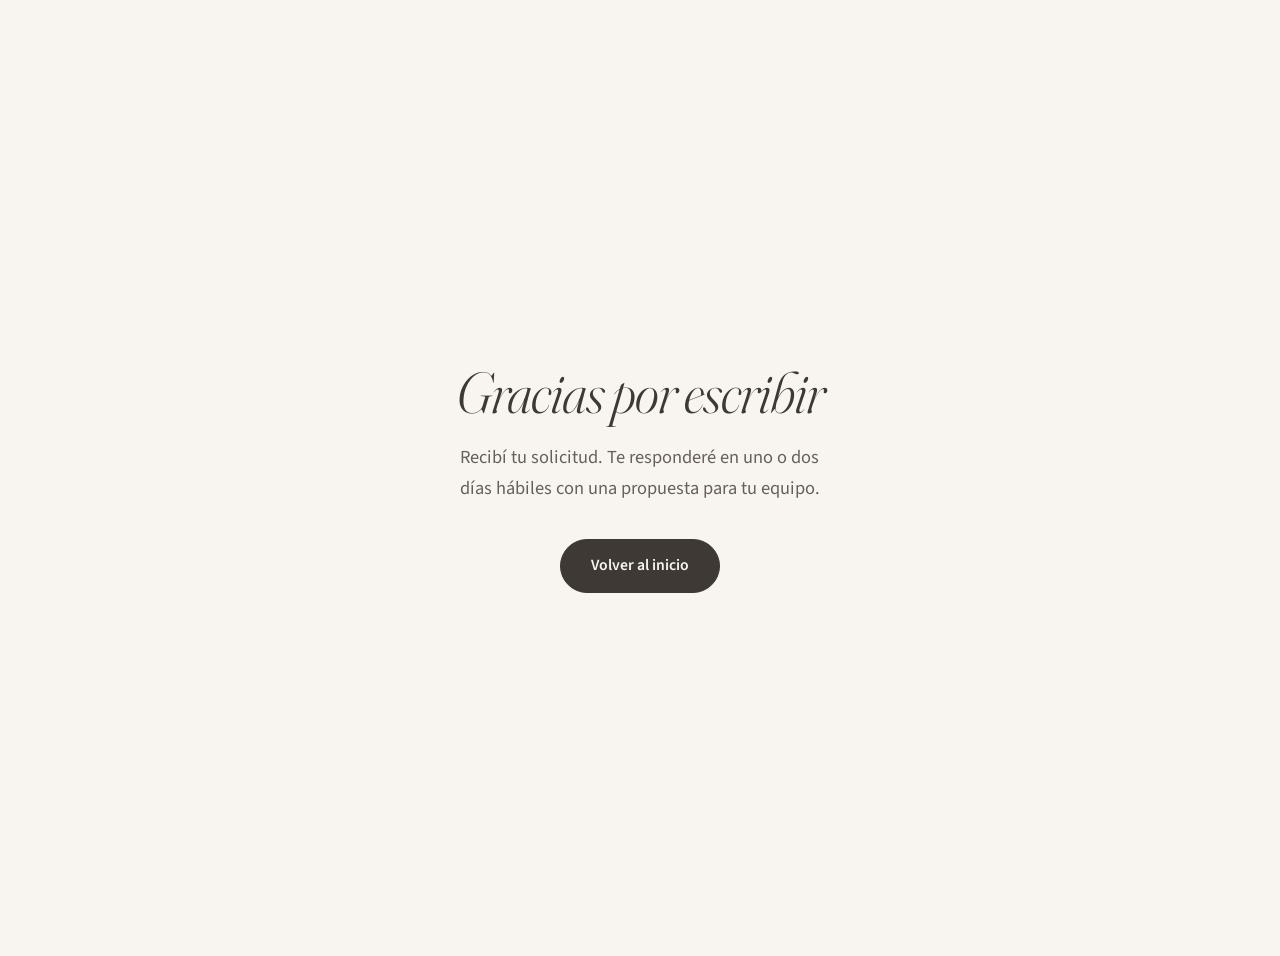
<file: empresas/gracias.html>
<!DOCTYPE html>
<html lang="es"><head><meta charset="utf-8"><meta name="viewport" content="width=device-width, initial-scale=1">
<title>Solicitud enviada | Alejandra García Franco</title><meta name="robots" content="noindex"><meta name="theme-color" content="#F8F5F0">
<link rel="icon" href="data:image/svg+xml,<svg xmlns='http://www.w3.org/2000/svg' viewBox='0 0 64 64'>
<link rel="preconnect" href="https://fonts.googleapis.com"><link rel="preconnect" href="https://fonts.gstatic.com" crossorigin>
<link href="https://fonts.googleapis.com/css2?family=Fraunces:ital,opsz,wght@1,9..144,300&family=Source+Sans+3:wght@400;600&display=swap" rel="stylesheet">
<style>body{margin:0;min-height:100vh;min-height:100svh;display:flex;align-items:center;justify-content:center;background:#F8F5F0;color:#3F3935;font-family:'Source Sans 3',Arial,sans-serif;font-size:1.15rem;line-height:1.7;padding:28px;text-align:center;-webkit-font-smoothing:antialiased}
h1{font-family:'Fraunces',Georgia,serif;font-style:italic;font-weight:300;font-variation-settings:"opsz" 144;font-size:clamp(2.4rem,6vw,3.6rem);line-height:1.05;letter-spacing:-.018em;margin:0 0 18px;text-wrap:balance}p{color:#675F58;max-width:40ch;margin:0 auto;text-wrap:pretty}
a{display:inline-flex;align-items:center;justify-content:center;min-height:52px;margin-top:34px;padding:0 30px;border-radius:999px;border:1px solid #3F3935;background:#3F3935;color:#F8F5F0;text-decoration:none;font-weight:600;font-size:.98rem;transition:background .35s,color .35s,border-color .35s,scale .25s}
a:hover{background:#D99A3A;border-color:#D99A3A;color:#3F3935}a:active{scale:.97}a:focus-visible{outline:2px solid #4B6650;outline-offset:3px}
@media (prefers-reduced-motion:reduce){a{transition:none}a:active{scale:none}}</style></head>
<body><div><h1>Gracias por escribir</h1><p>Recibí tu solicitud. Te responderé en uno o dos días hábiles con una propuesta para tu equipo.</p><a href="/">Volver al inicio</a></div></body></html>
</file>
<file: empresas/motion.css>
/* Movimiento compartido · Alejandra García Franco · Oráculo Analytics */
:root { --ease: cubic-bezier(.16, 1, .3, 1); --ease-in: cubic-bezier(.7, 0, .84, 0); }

/* Aparición */
.js .revelar { opacity: 0; translate: 0 32px; transition: opacity 1.1s var(--ease), translate 1.3s var(--ease); transition-delay: var(--d, 0s); }
.js .revelar.visible { opacity: 1; translate: none; }

.js [data-escalonado] > * { opacity: 0; translate: 0 26px; transition: opacity .9s var(--ease), translate 1.1s var(--ease); transition-delay: calc(var(--k, 0) * 90ms + var(--d, 0s)); }
.js [data-escalonado].visible > * { opacity: 1; translate: none; }

/* Títulos que emergen palabra por palabra */
[data-split] .w { display: inline-block; overflow: hidden; vertical-align: top; padding: 0 .1em .14em 0; margin: 0 -.1em -.14em 0; }
[data-split] .wi { display: inline-block; }
.js [data-split] .wi { translate: 0 112%; transition: translate 1.25s var(--ease); transition-delay: calc(var(--i) * 60ms + var(--d, 0s)); }
.js [data-split].visible .wi { translate: none; }

/* Fotos que se revelan como una impresión */
.js [data-reveal="clip"] { clip-path: inset(100% 0 0 0); transition: clip-path 1.6s var(--ease); transition-delay: var(--d, 0s); }
.js [data-reveal="clip"].visible { clip-path: inset(0 0 0 0); }
.js [data-reveal="clip"] img { scale: 1.2; transition: scale 2.2s var(--ease); transition-delay: var(--d, 0s); }
.js [data-reveal="clip"].visible img { scale: 1; }

/* Texto que se ilumina con el scroll */
.js [data-ilumina] .wl { opacity: .16; transition: opacity .55s ease; }
.js [data-ilumina] .wl.on { opacity: 1; }

/* Parallax */
[data-parallax] { transform: translate3d(0, var(--py, 0px), 0); will-change: transform; backface-visibility: hidden; }

/* Progreso de lectura */
.progreso { position: fixed; inset: 0 0 auto 0; height: 3px; z-index: 120; transform-origin: 0 50%; transform: scaleX(var(--p, 0)); background: var(--progreso, currentColor); pointer-events: none; }

/* Banda en movimiento */
.marquesina { display: flex; overflow: hidden; user-select: none; }
.marquesina .pista { display: flex; flex: none; align-items: center; animation: desliza var(--dur, 48s) linear infinite; will-change: transform; backface-visibility: hidden; }
.marquesina:hover .pista { animation-play-state: paused; }
@keyframes desliza { to { transform: translateX(-100%); } }

/* Cursor de tinta */
.tinta-cursor { position: fixed; left: 0; top: 0; z-index: 4; width: 170px; height: 170px; margin: -85px 0 0 -85px; pointer-events: none;
  border-radius: 46% 54% 52% 48% / 52% 46% 54% 48%; background: var(--tinta, #D99A3A); mix-blend-mode: multiply; opacity: .9;
  scale: 0; transition: scale .5s var(--ease), background-color .5s ease; animation: tinta-gira 9s linear infinite; }
.tinta-cursor.on { scale: 1; }
@keyframes tinta-gira { to { rotate: 360deg; } }

/* Barra que se oculta al bajar */
.barra { transition: transform .7s var(--ease), background-color .4s ease, border-color .4s ease, box-shadow .4s ease; }
.barra.oculta { transform: translateY(-110%); }

/* Intro */
#intro { display: none; }
.con-intro body { overflow: hidden; }
.con-intro #intro { display: grid; position: fixed; inset: 0; z-index: 200; place-items: center; cursor: pointer;
  clip-path: inset(0 0 0 0); transition: clip-path 1s var(--ease-in); }
.intro-sale #intro { clip-path: inset(0 0 100% 0); }

@keyframes gira { to { rotate: 360deg; } }
@keyframes flota { 0%, 100% { translate: 0 0; } 50% { translate: 0 -14px; } }

@media (prefers-reduced-motion: reduce) {
  html { scroll-behavior: auto !important; }
  .js .revelar, .js [data-escalonado] > *, .js [data-split] .wi { opacity: 1 !important; translate: none !important; transition: none !important; }
  .js [data-reveal="clip"] { clip-path: none !important; }
  .js [data-reveal="clip"] img { scale: 1 !important; }
  .js [data-ilumina] .wl { opacity: 1 !important; }
  .marquesina .pista, .tinta-cursor { animation: none !important; }
  .boton:active, .sitios-boton:active { scale: none !important; }
  *, *::before, *::after { animation-duration: .001ms !important; animation-iteration-count: 1 !important; }
}

/* Botón flotante de WhatsApp */
.wa-flotante{position:fixed; z-index:90; right:calc(18px + env(safe-area-inset-right,0px)); bottom:calc(18px + env(safe-area-inset-bottom,0px));
  width:58px; height:58px; border-radius:50%; display:grid; place-items:center; background:var(--wa-fondo,#3F3935); color:var(--wa-icono,#fff);
  box-shadow:0 14px 30px -12px rgba(30,24,20,.55); text-decoration:none; opacity:0; translate:0 24px; scale:.8; pointer-events:none;
  transition:opacity .5s var(--ease), translate .6s var(--ease), scale .6s var(--ease)}
.wa-flotante.ver{opacity:1; translate:none; scale:1; pointer-events:auto}
.wa-flotante:hover{scale:1.07}
.wa-flotante svg{width:28px; height:28px}
.wa-flotante::after{content:attr(data-etq); position:absolute; right:calc(100% + 12px); top:50%; translate:0 -50%; white-space:nowrap; padding:8px 14px; border-radius:999px;
  background:var(--wa-fondo,#3F3935); color:var(--wa-icono,#fff); font:600 .88rem/1 system-ui,sans-serif; opacity:0; transition:opacity .3s; pointer-events:none}
.wa-flotante:hover::after,.wa-flotante:focus-visible::after{opacity:1}
.wa-flotante:focus-visible{outline:2px solid var(--wa-fondo,#3F3935); outline-offset:4px}
.con-intro .wa-flotante{display:none}
@media print{.wa-flotante{display:none}}
</file>
<file: principal/motion.css>
/* Movimiento compartido · Alejandra García Franco · Oráculo Analytics */
:root { --ease: cubic-bezier(.16, 1, .3, 1); --ease-in: cubic-bezier(.7, 0, .84, 0); }

/* Aparición */
.js .revelar { opacity: 0; translate: 0 32px; transition: opacity 1.1s var(--ease), translate 1.3s var(--ease); transition-delay: var(--d, 0s); }
.js .revelar.visible { opacity: 1; translate: none; }

.js [data-escalonado] > * { opacity: 0; translate: 0 26px; transition: opacity .9s var(--ease), translate 1.1s var(--ease); transition-delay: calc(var(--k, 0) * 90ms + var(--d, 0s)); }
.js [data-escalonado].visible > * { opacity: 1; translate: none; }

/* Títulos que emergen palabra por palabra */
[data-split] .w { display: inline-block; overflow: hidden; vertical-align: top; padding: 0 .1em .14em 0; margin: 0 -.1em -.14em 0; }
[data-split] .wi { display: inline-block; }
.js [data-split] .wi { translate: 0 112%; transition: translate 1.25s var(--ease); transition-delay: calc(var(--i) * 60ms + var(--d, 0s)); }
.js [data-split].visible .wi { translate: none; }

/* Fotos que se revelan como una impresión */
.js [data-reveal="clip"] { clip-path: inset(100% 0 0 0); transition: clip-path 1.6s var(--ease); transition-delay: var(--d, 0s); }
.js [data-reveal="clip"].visible { clip-path: inset(0 0 0 0); }
.js [data-reveal="clip"] img { scale: 1.2; transition: scale 2.2s var(--ease); transition-delay: var(--d, 0s); }
.js [data-reveal="clip"].visible img { scale: 1; }

/* Texto que se ilumina con el scroll */
.js [data-ilumina] .wl { opacity: .16; transition: opacity .55s ease; }
.js [data-ilumina] .wl.on { opacity: 1; }

/* Parallax */
[data-parallax] { transform: translate3d(0, var(--py, 0px), 0); will-change: transform; backface-visibility: hidden; }

/* Progreso de lectura */
.progreso { position: fixed; inset: 0 0 auto 0; height: 3px; z-index: 120; transform-origin: 0 50%; transform: scaleX(var(--p, 0)); background: var(--progreso, currentColor); pointer-events: none; }

/* Banda en movimiento */
.marquesina { display: flex; overflow: hidden; user-select: none; }
.marquesina .pista { display: flex; flex: none; align-items: center; animation: desliza var(--dur, 48s) linear infinite; will-change: transform; backface-visibility: hidden; }
.marquesina:hover .pista { animation-play-state: paused; }
@keyframes desliza { to { transform: translateX(-100%); } }

/* Cursor de tinta */
.tinta-cursor { position: fixed; left: 0; top: 0; z-index: 4; width: 170px; height: 170px; margin: -85px 0 0 -85px; pointer-events: none;
  border-radius: 46% 54% 52% 48% / 52% 46% 54% 48%; background: var(--tinta, #D99A3A); mix-blend-mode: multiply; opacity: .9;
  scale: 0; transition: scale .5s var(--ease), background-color .5s ease; animation: tinta-gira 9s linear infinite; }
.tinta-cursor.on { scale: 1; }
@keyframes tinta-gira { to { rotate: 360deg; } }

/* Barra que se oculta al bajar */
.barra { transition: transform .7s var(--ease), background-color .4s ease, border-color .4s ease, box-shadow .4s ease; }
.barra.oculta { transform: translateY(-110%); }

/* Intro */
#intro { display: none; }
.con-intro body { overflow: hidden; }
.con-intro #intro { display: grid; position: fixed; inset: 0; z-index: 200; place-items: center; cursor: pointer;
  clip-path: inset(0 0 0 0); transition: clip-path 1s var(--ease-in); }
.intro-sale #intro { clip-path: inset(0 0 100% 0); }

@keyframes gira { to { rotate: 360deg; } }
@keyframes flota { 0%, 100% { translate: 0 0; } 50% { translate: 0 -14px; } }

@media (prefers-reduced-motion: reduce) {
  html { scroll-behavior: auto !important; }
  .js .revelar, .js [data-escalonado] > *, .js [data-split] .wi { opacity: 1 !important; translate: none !important; transition: none !important; }
  .js [data-reveal="clip"] { clip-path: none !important; }
  .js [data-reveal="clip"] img { scale: 1 !important; }
  .js [data-ilumina] .wl { opacity: 1 !important; }
  .marquesina .pista, .tinta-cursor { animation: none !important; }
  .boton:active, .sitios-boton:active { scale: none !important; }
  *, *::before, *::after { animation-duration: .001ms !important; animation-iteration-count: 1 !important; }
}

/* Botón flotante de WhatsApp */
.wa-flotante{position:fixed; z-index:90; right:calc(18px + env(safe-area-inset-right,0px)); bottom:calc(18px + env(safe-area-inset-bottom,0px));
  width:58px; height:58px; border-radius:50%; display:grid; place-items:center; background:var(--wa-fondo,#3F3935); color:var(--wa-icono,#fff);
  box-shadow:0 14px 30px -12px rgba(30,24,20,.55); text-decoration:none; opacity:0; translate:0 24px; scale:.8; pointer-events:none;
  transition:opacity .5s var(--ease), translate .6s var(--ease), scale .6s var(--ease)}
.wa-flotante.ver{opacity:1; translate:none; scale:1; pointer-events:auto}
.wa-flotante:hover{scale:1.07}
.wa-flotante svg{width:28px; height:28px}
.wa-flotante::after{content:attr(data-etq); position:absolute; right:calc(100% + 12px); top:50%; translate:0 -50%; white-space:nowrap; padding:8px 14px; border-radius:999px;
  background:var(--wa-fondo,#3F3935); color:var(--wa-icono,#fff); font:600 .88rem/1 system-ui,sans-serif; opacity:0; transition:opacity .3s; pointer-events:none}
.wa-flotante:hover::after,.wa-flotante:focus-visible::after{opacity:1}
.wa-flotante:focus-visible{outline:2px solid var(--wa-fondo,#3F3935); outline-offset:4px}
.con-intro .wa-flotante{display:none}
@media print{.wa-flotante{display:none}}
</file>
<file: psicoeducale/motion.css>
/* Movimiento compartido · Alejandra García Franco · Oráculo Analytics */
:root { --ease: cubic-bezier(.16, 1, .3, 1); --ease-in: cubic-bezier(.7, 0, .84, 0); }

/* Aparición */
.js .revelar { opacity: 0; translate: 0 32px; transition: opacity 1.1s var(--ease), translate 1.3s var(--ease); transition-delay: var(--d, 0s); }
.js .revelar.visible { opacity: 1; translate: none; }

.js [data-escalonado] > * { opacity: 0; translate: 0 26px; transition: opacity .9s var(--ease), translate 1.1s var(--ease); transition-delay: calc(var(--k, 0) * 90ms + var(--d, 0s)); }
.js [data-escalonado].visible > * { opacity: 1; translate: none; }

/* Títulos que emergen palabra por palabra */
[data-split] .w { display: inline-block; overflow: hidden; vertical-align: top; padding: 0 .1em .14em 0; margin: 0 -.1em -.14em 0; }
[data-split] .wi { display: inline-block; }
.js [data-split] .wi { translate: 0 112%; transition: translate 1.25s var(--ease); transition-delay: calc(var(--i) * 60ms + var(--d, 0s)); }
.js [data-split].visible .wi { translate: none; }

/* Fotos que se revelan como una impresión */
.js [data-reveal="clip"] { clip-path: inset(100% 0 0 0); transition: clip-path 1.6s var(--ease); transition-delay: var(--d, 0s); }
.js [data-reveal="clip"].visible { clip-path: inset(0 0 0 0); }
.js [data-reveal="clip"] img { scale: 1.2; transition: scale 2.2s var(--ease); transition-delay: var(--d, 0s); }
.js [data-reveal="clip"].visible img { scale: 1; }

/* Texto que se ilumina con el scroll */
.js [data-ilumina] .wl { opacity: .16; transition: opacity .55s ease; }
.js [data-ilumina] .wl.on { opacity: 1; }

/* Parallax */
[data-parallax] { transform: translate3d(0, var(--py, 0px), 0); will-change: transform; backface-visibility: hidden; }

/* Progreso de lectura */
.progreso { position: fixed; inset: 0 0 auto 0; height: 3px; z-index: 120; transform-origin: 0 50%; transform: scaleX(var(--p, 0)); background: var(--progreso, currentColor); pointer-events: none; }

/* Banda en movimiento */
.marquesina { display: flex; overflow: hidden; user-select: none; }
.marquesina .pista { display: flex; flex: none; align-items: center; animation: desliza var(--dur, 48s) linear infinite; will-change: transform; backface-visibility: hidden; }
.marquesina:hover .pista { animation-play-state: paused; }
@keyframes desliza { to { transform: translateX(-100%); } }

/* Cursor de tinta */
.tinta-cursor { position: fixed; left: 0; top: 0; z-index: 4; width: 170px; height: 170px; margin: -85px 0 0 -85px; pointer-events: none;
  border-radius: 46% 54% 52% 48% / 52% 46% 54% 48%; background: var(--tinta, #D99A3A); mix-blend-mode: multiply; opacity: .9;
  scale: 0; transition: scale .5s var(--ease), background-color .5s ease; animation: tinta-gira 9s linear infinite; }
.tinta-cursor.on { scale: 1; }
@keyframes tinta-gira { to { rotate: 360deg; } }

/* Barra que se oculta al bajar */
.barra { transition: transform .7s var(--ease), background-color .4s ease, border-color .4s ease, box-shadow .4s ease; }
.barra.oculta { transform: translateY(-110%); }

/* Intro */
#intro { display: none; }
.con-intro body { overflow: hidden; }
.con-intro #intro { display: grid; position: fixed; inset: 0; z-index: 200; place-items: center; cursor: pointer;
  clip-path: inset(0 0 0 0); transition: clip-path 1s var(--ease-in); }
.intro-sale #intro { clip-path: inset(0 0 100% 0); }

@keyframes gira { to { rotate: 360deg; } }
@keyframes flota { 0%, 100% { translate: 0 0; } 50% { translate: 0 -14px; } }

@media (prefers-reduced-motion: reduce) {
  html { scroll-behavior: auto !important; }
  .js .revelar, .js [data-escalonado] > *, .js [data-split] .wi { opacity: 1 !important; translate: none !important; transition: none !important; }
  .js [data-reveal="clip"] { clip-path: none !important; }
  .js [data-reveal="clip"] img { scale: 1 !important; }
  .js [data-ilumina] .wl { opacity: 1 !important; }
  .marquesina .pista, .tinta-cursor { animation: none !important; }
  .boton:active, .sitios-boton:active { scale: none !important; }
  *, *::before, *::after { animation-duration: .001ms !important; animation-iteration-count: 1 !important; }
}

/* Botón flotante de WhatsApp */
.wa-flotante{position:fixed; z-index:90; right:calc(18px + env(safe-area-inset-right,0px)); bottom:calc(18px + env(safe-area-inset-bottom,0px));
  width:58px; height:58px; border-radius:50%; display:grid; place-items:center; background:var(--wa-fondo,#3F3935); color:var(--wa-icono,#fff);
  box-shadow:0 14px 30px -12px rgba(30,24,20,.55); text-decoration:none; opacity:0; translate:0 24px; scale:.8; pointer-events:none;
  transition:opacity .5s var(--ease), translate .6s var(--ease), scale .6s var(--ease)}
.wa-flotante.ver{opacity:1; translate:none; scale:1; pointer-events:auto}
.wa-flotante:hover{scale:1.07}
.wa-flotante svg{width:28px; height:28px}
.wa-flotante::after{content:attr(data-etq); position:absolute; right:calc(100% + 12px); top:50%; translate:0 -50%; white-space:nowrap; padding:8px 14px; border-radius:999px;
  background:var(--wa-fondo,#3F3935); color:var(--wa-icono,#fff); font:600 .88rem/1 system-ui,sans-serif; opacity:0; transition:opacity .3s; pointer-events:none}
.wa-flotante:hover::after,.wa-flotante:focus-visible::after{opacity:1}
.wa-flotante:focus-visible{outline:2px solid var(--wa-fondo,#3F3935); outline-offset:4px}
.con-intro .wa-flotante{display:none}
@media print{.wa-flotante{display:none}}
</file>
